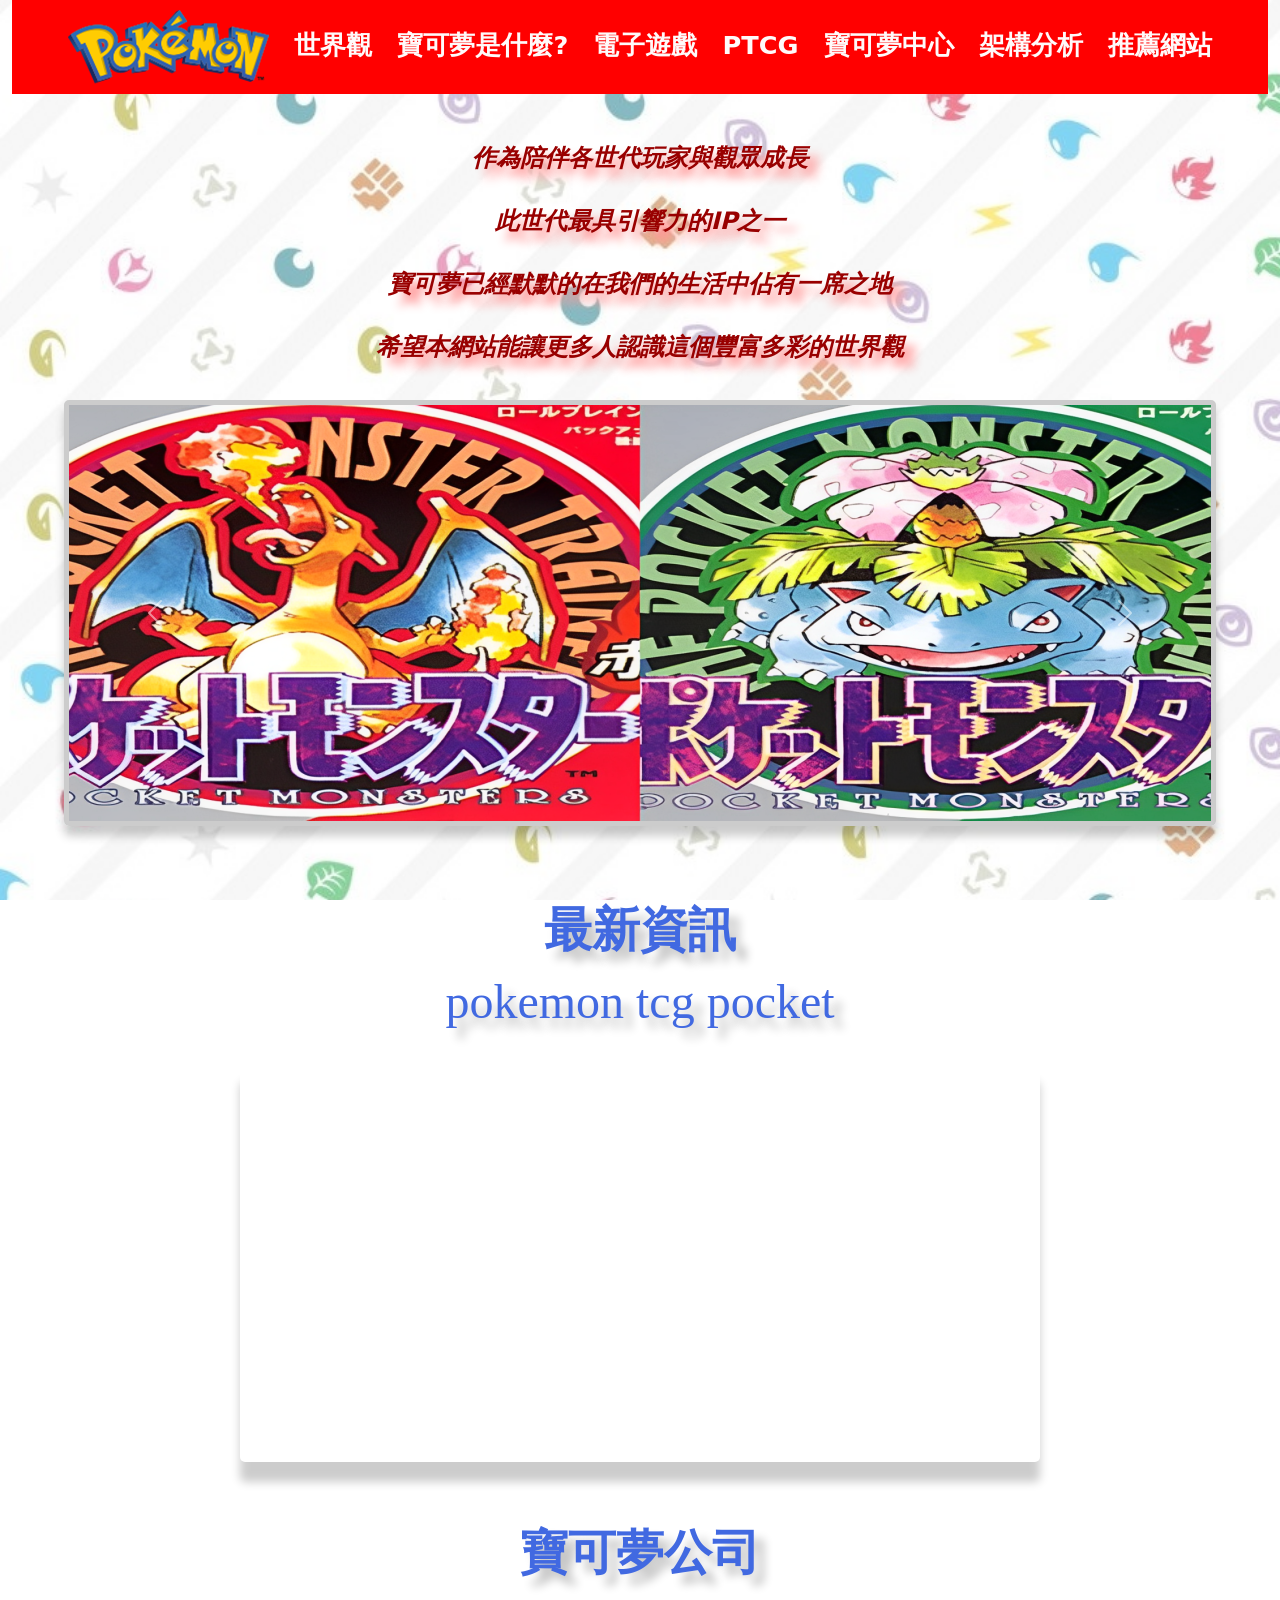
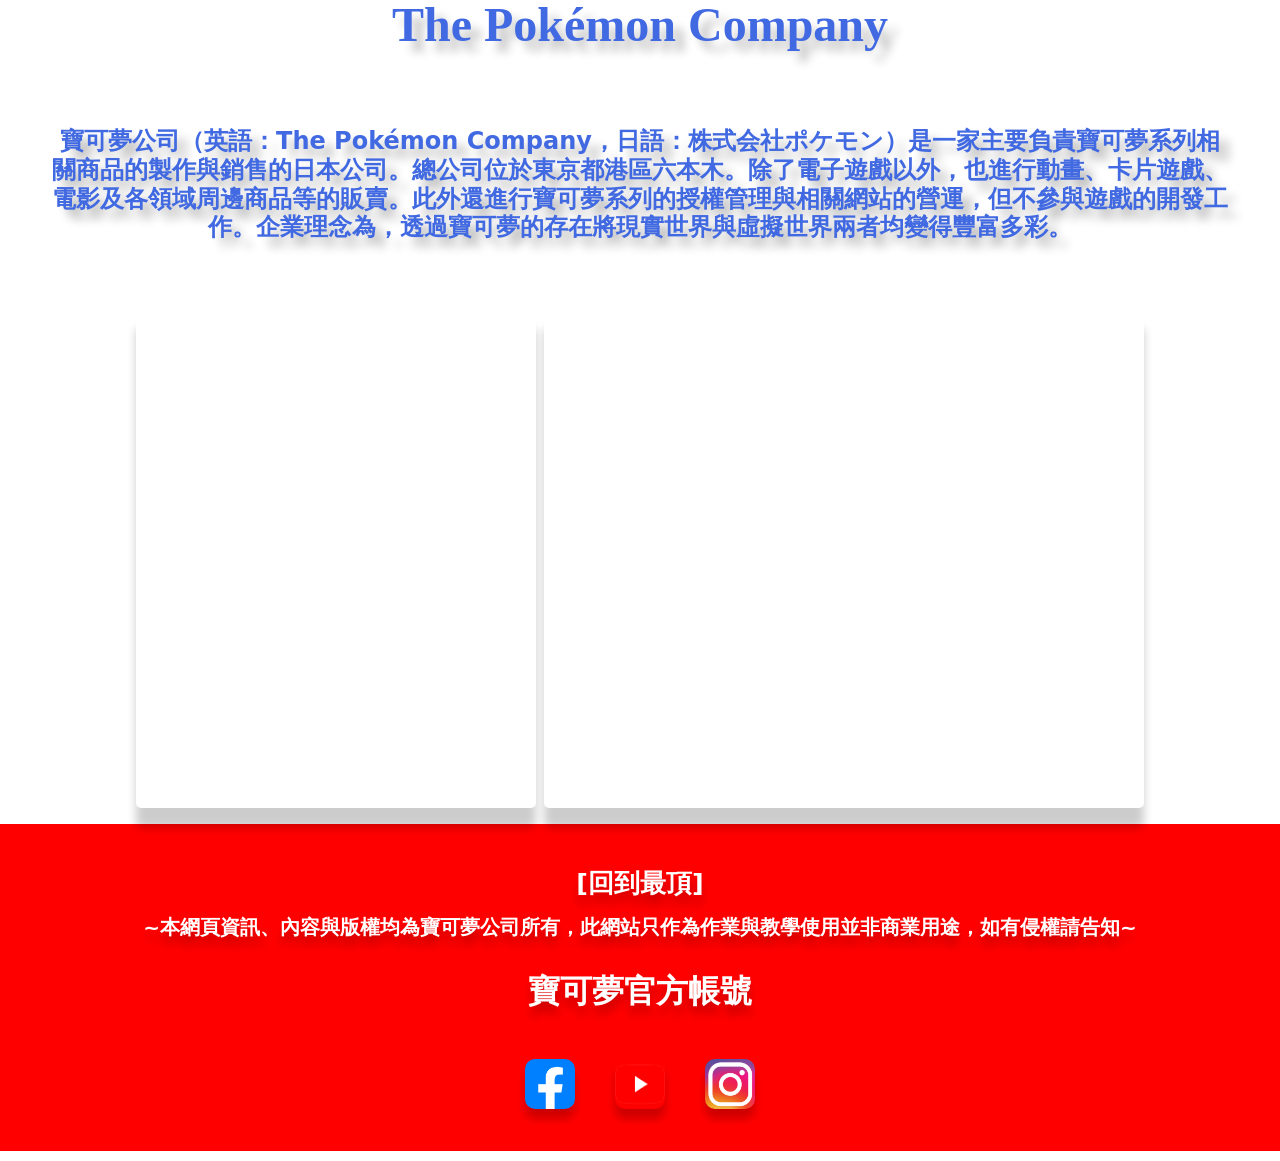
<file: projects/pokemon-course-site/index.html>
<!doctype html>
<html>
 <head>
    <meta charset="utf-8" />
    <title>寶可夢系列介紹</title>
	<link rel="preconnect" href="https://fonts.googleapis.com">
    <link rel="preconnect" href="https://fonts.gstatic.com" crossorigin>
    <link href="https://fonts.googleapis.com/css2?family=DotGothic16&family=Kosugi+Maru&family=Zen+Kurenaido&display=swap" rel="stylesheet">
	
   <link rel="stylesheet" type="text/css" href="index.css">
   <link href="https://cdn.jsdelivr.net/npm/bootstrap@5.3.0-alpha1/dist/css/bootstrap.min.css" rel="stylesheet">
<script src="https://cdn.jsdelivr.net/npm/bootstrap@5.3.0-alpha1/dist/js/bootstrap.bundle.min.js"></script>

 </head>

 <body>
    <header class="main-header">
        <div class="container">
            <nav>
                <ul class="flex-nav" data-bs-toggle="collapse">
                    <li><a href="index.html"><img src="image/logo.png" alt="logo" title="logo" style="width:100%;" class="logo"></a></li>
                    <li><a href="world.html"><b>世界觀</b></a></li>
                    <li><a href="what.html"><b>寶可夢是什麼?</b></a></li>
                    <li><a href="game.html"><b>電子遊戲</b></a></li>
                    <li><a href="ptcg.html"><b>PTCG</b></a></li>
                    <li><a href="center.html"><b>寶可夢中心</b></a></li>
                    <li><a href="information.html"><b>架構分析</b></a></li>
                    <li><a href="web.html"><b>推薦網站</b></a></li>
                </ul>
            </nav>
        </div>
    </header>
	<br>
    <center>
        <p><font size="5"><b><em>作為陪伴各世代玩家與觀眾成長<br>此世代最具引響力的IP之一<br>寶可夢已經默默的在我們的生活中佔有一席之地<br>希望本網站能讓更多人認識這個豐富多彩的世界觀</em></b></font></p>
    </center>
	
 <div id="myCarousel" class="carousel slide" data-bs-ride="carousel">
  <div class="carousel-inner">
    <div class="carousel-item active">
      <img src="image/redgreen.png" class="d-block w-100" alt="紅/綠">
    </div>
    <div class="carousel-item">
      <img src="image/newcard.jpg" class="d-block w-100" alt="太晶慶典">
    </div>
    <div class="carousel-item">
      <img src="image/parner.jpg" class="d-block w-100" alt="御三家">
    </div>
	<div class="carousel-item">
      <img src="image/center.jpg" class="d-block w-100" alt="寶可夢中心">
    </div>
	<div class="carousel-item">
      <img src="image/pokemontcg.jpg" class="d-block w-100" alt="PTCG">
    </div>
  </div>
  <button class="carousel-control-prev" type="button" data-bs-target="#myCarousel" data-bs-slide="prev">
    <span class="carousel-control-prev-icon" aria-hidden="true"></span>
    <span class="visually-hidden">Previous</span>
  </button>
  <button class="carousel-control-next" type="button" data-bs-target="#myCarousel" data-bs-slide="next">
    <span class="carousel-control-next-icon" aria-hidden="true"></span>
    <span class="visually-hidden">Next</span>
  </button>
</div>
<br><br>
<center>
<font size="25px" class="shippori-antique-b1-regular"><b>最新資訊</b><br>
pokemon tcg pocket</font></center><br>
<center><iframe width="800" height="400" src="https://www.youtube-nocookie.com/embed/NFrnLi7ZCbc?si=lXshB6F0IyDl-Oep" title="YouTube video player" frameborder="1" allow="accelerometer; autoplay; clipboard-write; encrypted-media; gyroscope; picture-in-picture; web-share" referrerpolicy="strict-origin-when-cross-origin" allowfullscreen></iframe>
</center>
<br>
<br>
<center>
<font size="25px" class="shippori-antique-b1-regular"><b>寶可夢公司<br>The Pokémon Company</font></center>
<center><p><h4><font color="RoyalBlue"><b>寶可夢公司（英語：The Pokémon Company，日語：株式会社ポケモン）是一家主要負責寶可夢系列相關商品的製作與銷售的日本公司。總公司位於東京都港區六本木。除了電子遊戲以外，也進行動畫、卡片遊戲、電影及各領域周邊商品等的販賣。此外還進行寶可夢系列的授權管理與相關網站的營運，但不參與遊戲的開發工作。企業理念為，透過寶可夢的存在將現實世界與虛擬世界兩者均變得豐富多彩。<font></h4></p>
<h3><iframe src="https://www.google.com/maps/embed?pb=!1m18!1m12!1m3!1d3241.660438936974!2d139.7291894!3d35.660736799999995!2m3!1f0!2f0!3f0!3m2!1i1024!2i768!4f13.1!3m3!1m2!1s0x6018eaf5cd33dde1%3A0x53dc97121c168887!2sPok%C3%A9mon%20Company!5e0!3m2!1szh-TW!2stw!4v1734812311635!5m2!1szh-TW!2stw" class="googlem" width="400" height="500" style="border:0;" allowfullscreen="1" loading="lazy" referrerpolicy="no-referrer-when-downgrade" frameborder="2"></iframe>
<iframe src="https://corporate.pokemon.co.jp/" frameborder="1" width="600" height="500"></iframe></h3></center>


<footer class="footer">
<nav><center><br><b><a href="#top">[回到最頂]</a><br>
<b>~本網頁資訊、內容與版權均為寶可夢公司所有，此網站只作為作業與教學使用並非商業用途，如有侵權請告知~<br><br>
<h2><b>寶可夢官方帳號<h2><br>
<a href="https://www.facebook.com/Pokemon.Official.Taiwan/"><img src="image/icon1.png" class="icon" alt="fb" border="2"></a>
<a href="https://www.youtube.com/channel/UCUsB9KTwSGgPlIARzdaKb_Q"><img src="image/icon2.png" class="icon" alt="YouTube" border="2"></a>
<a href="https://www.instagram.com/pokemon_taiwan/?igshid=MzRlODBiNWFlZA%3D%3D"><img src="image/icon3.png" class="icon" alt="ig" border="2"></a>

</center><br>
</nav>
</footer>

</body>
</html>
</file>
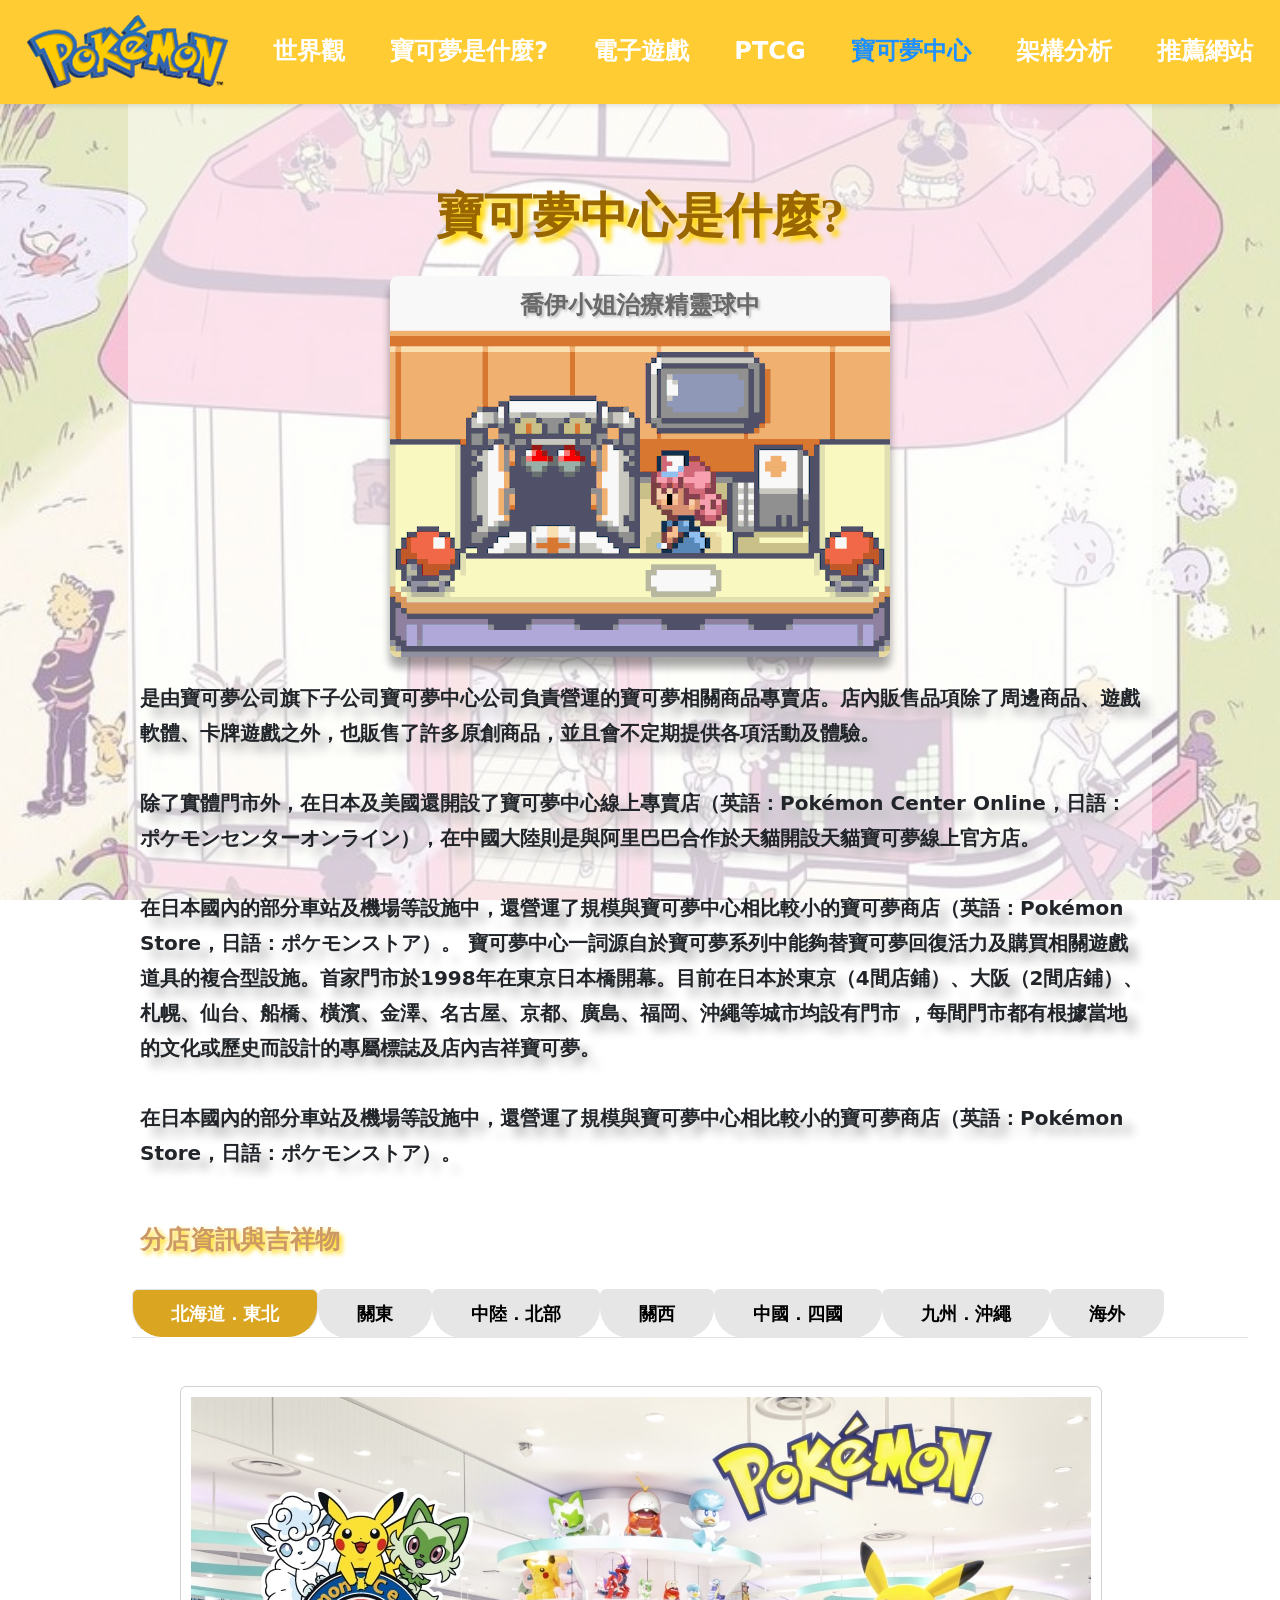
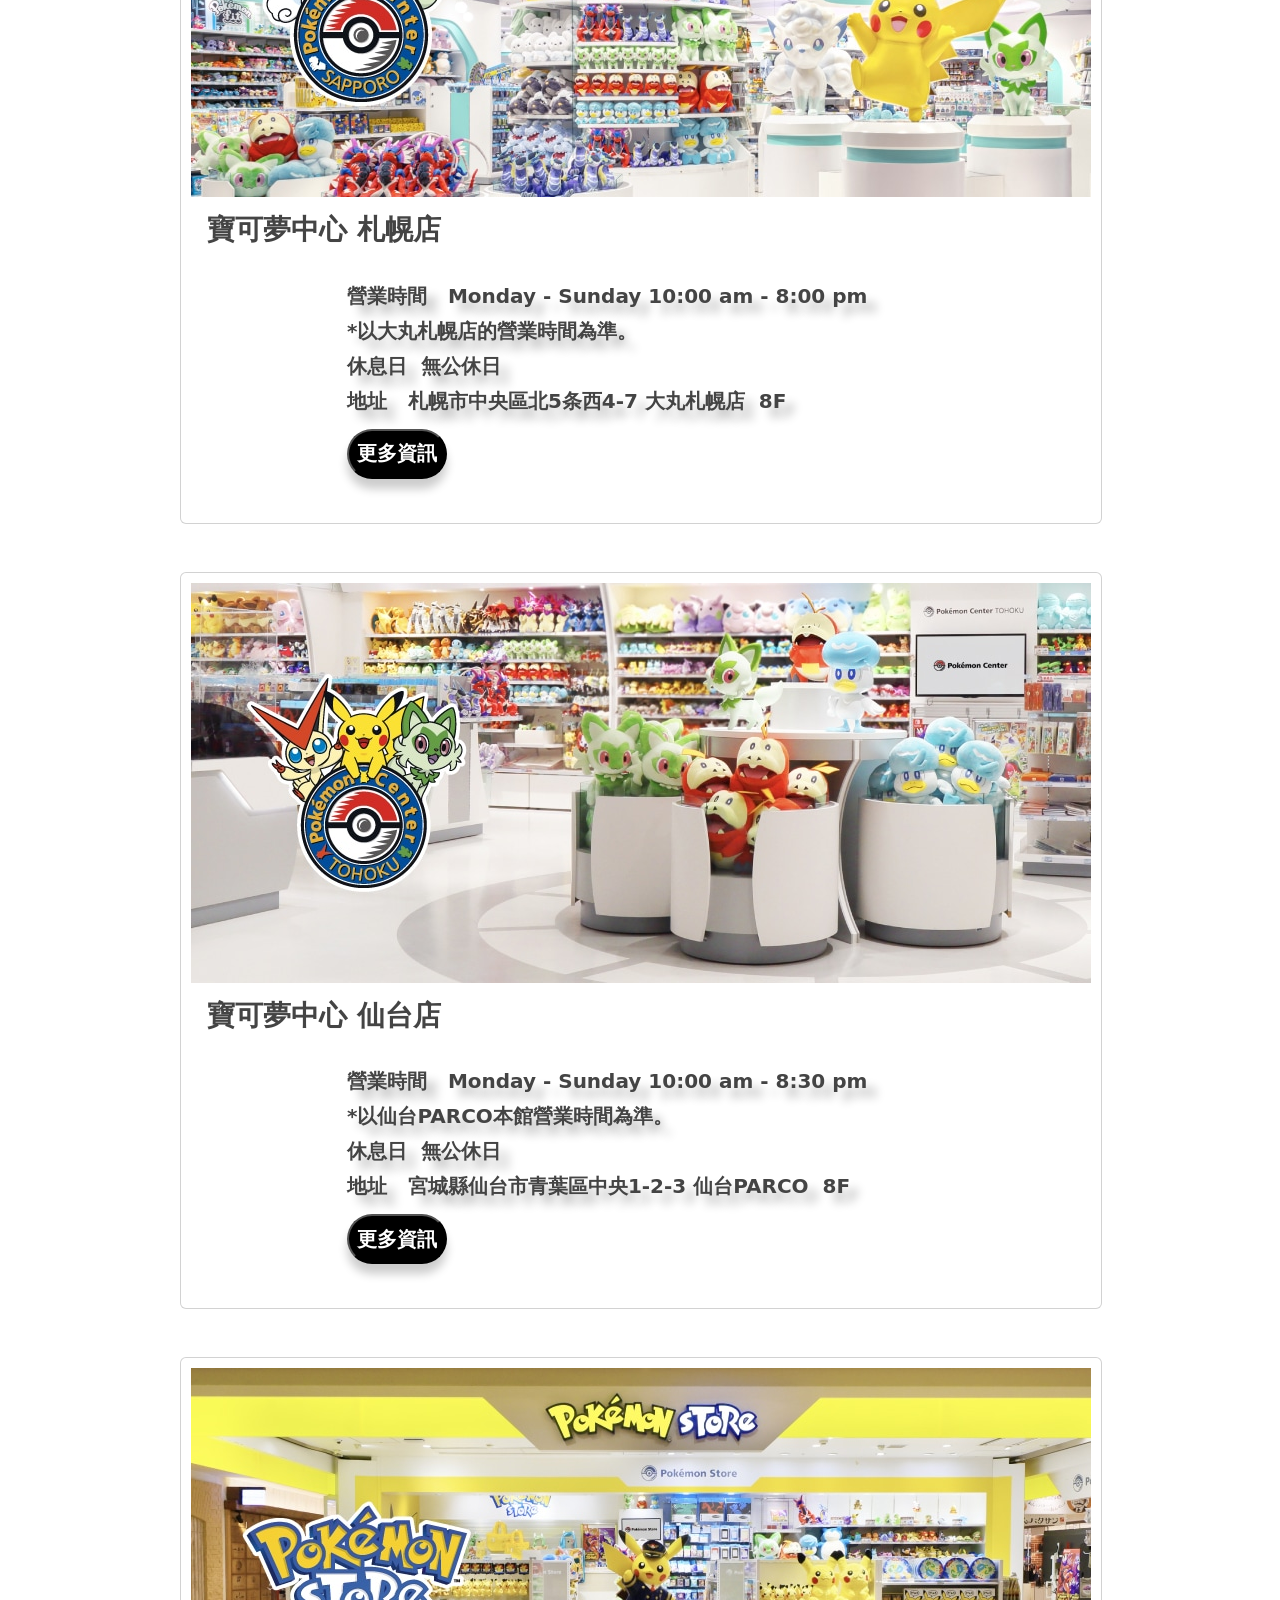
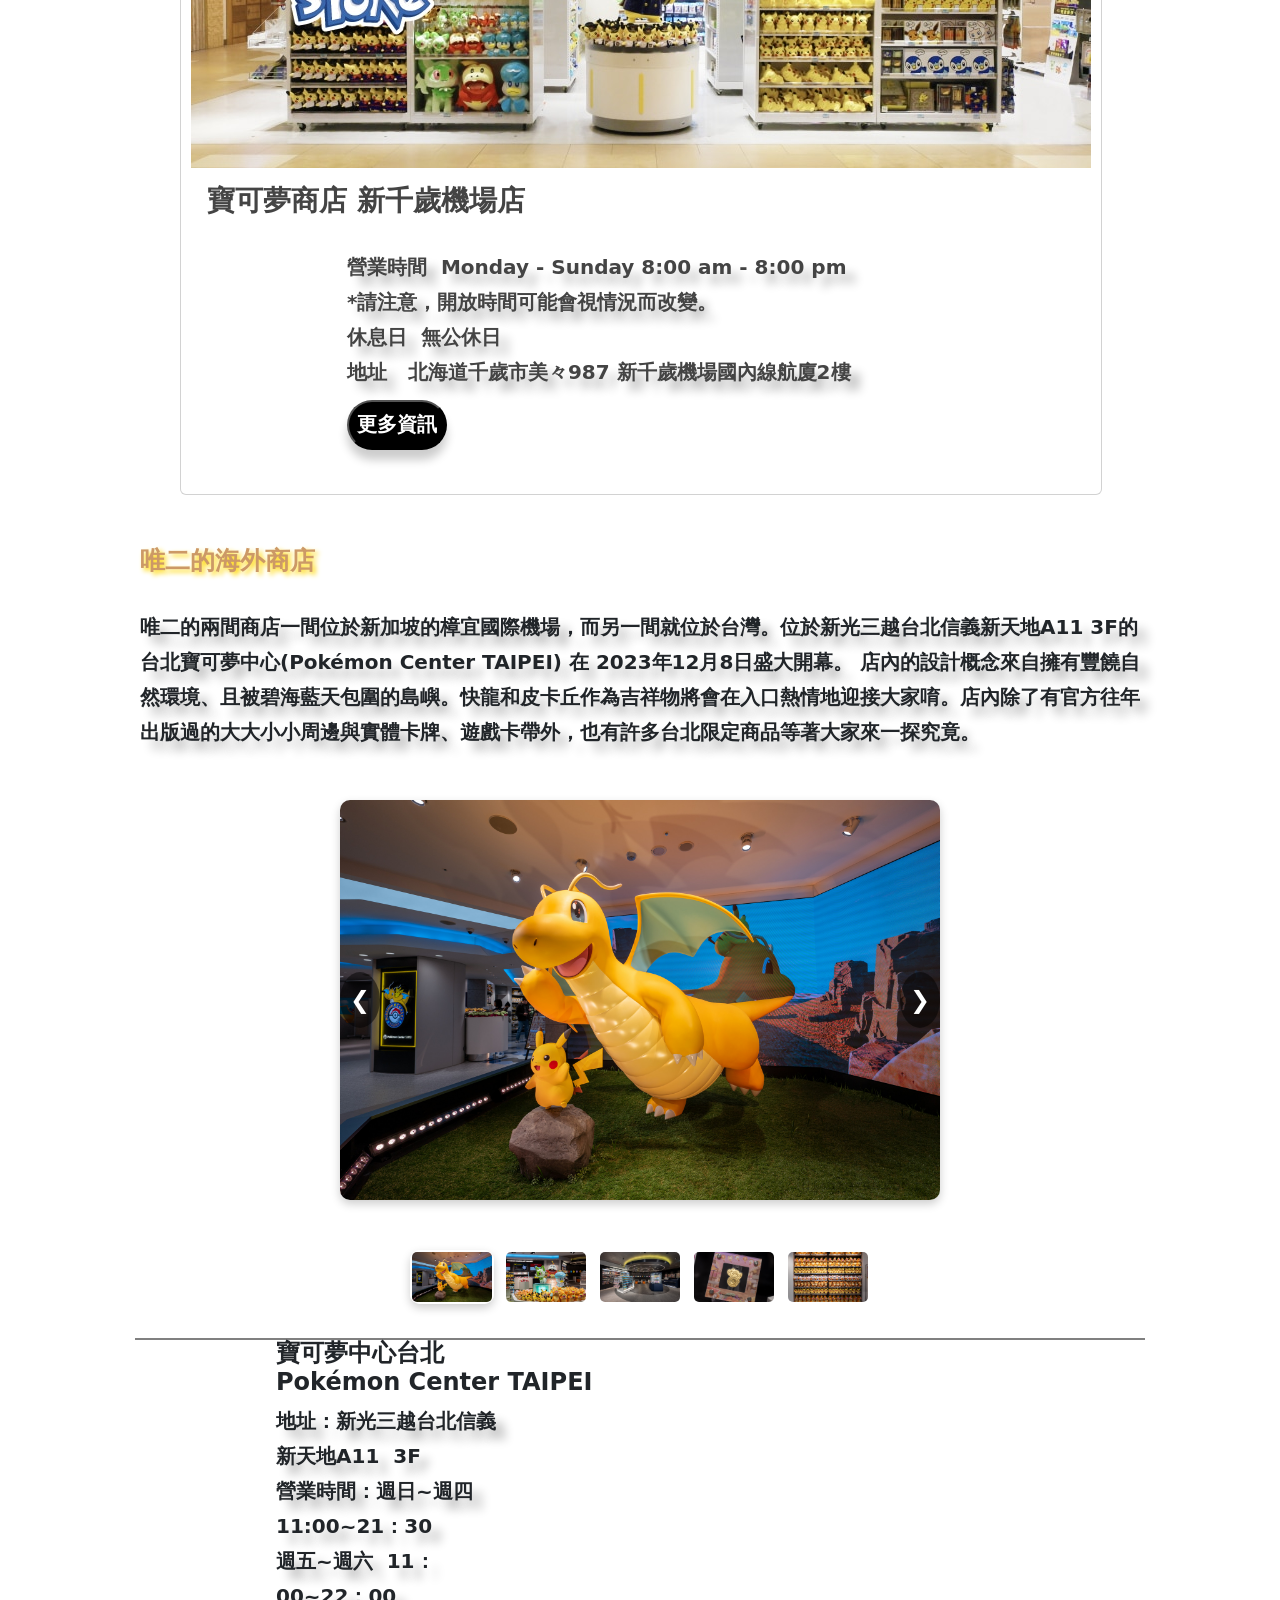
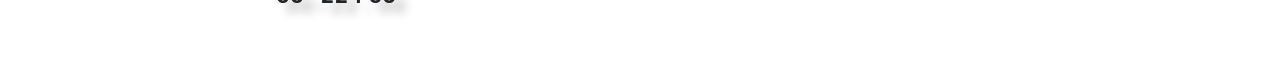
<file: projects/pokemon-course-site/center.html>
<html>
 <head>
    <meta charset="utf-8" />
    <title>寶可夢中心Pokémon Center</title>
    <link rel="stylesheet" type="text/css" href="center.css">
	<link href="https://cdn.jsdelivr.net/npm/bootstrap@5.3.2/dist/css/bootstrap.min.css" rel="stylesheet" integrity="sha384-T3c6CoIi6uLrA9TneNEoa7RxnatzjcDSCmG1MXxSR1GAsXEV/Dwwykc2MPK8M2HN" crossorigin="anonymous">
    <script src="https://cdn.jsdelivr.net/npm/bootstrap@5.3.2/dist/js/bootstrap.bundle.min.js" integrity="sha384-C6RzsynM9kWDrMNeT87bh95OGNyZPhcTNXj1NW7RuBCsyN/o0jlpcV8Qyq46cDfL" crossorigin="anonymous"></script>
	<link rel="preconnect" href="https://fonts.googleapis.com">
<script>
        document.addEventListener("DOMContentLoaded", function () {
            const track = document.querySelector('.carousel-track');
            const slides = Array.from(track.children);
            const nextButton = document.querySelector('.next');
            const prevButton = document.querySelector('.prev');
            const thumbnails = document.querySelectorAll('.thumbnail');

            let currentIndex = 0;

            function moveSlide(index) {
                track.style.transform = `translateX(-${index * 100}%)`;
                currentIndex = index;
                updateThumbnails(index);
            }

            function updateThumbnails(index) {
                thumbnails.forEach((thumbnail, i) => {
                    if (i === index) {
                        thumbnail.classList.add('active');
                    } else {
                        thumbnail.classList.remove('active');
                    }
                });
            }

            nextButton.addEventListener('click', () => {
                if (currentIndex < slides.length - 1) {
                    moveSlide(currentIndex + 1);
                }
            });

            prevButton.addEventListener('click', () => {
                if (currentIndex > 0) {
                    moveSlide(currentIndex - 1);
                }
            });

            thumbnails.forEach((thumbnail, index) => {
    thumbnail.addEventListener('click', () => {
        moveSlide(index); 
    });
});


            
            updateThumbnails(currentIndex);
        });
</script>

	</head>
	
   <body>
  <header>
    <header class="main-header">
        <div class="container">
            <nav>
                <ul class="flex-nav">
                    <li><a href="index.html"><img src="image/logo.png" alt="logo" title="logo" style="width:100%;" class="logo"></a></li>
                    <li><a href="world.html"><b>世界觀</b></a></li>
                    <li><a href="what.html"><b>寶可夢是什麼?</b></a></li>
                    <li><a href="game.html"><b>電子遊戲</b></a></li>
                    <li><a href="ptcg.html"><b>PTCG</b></a></li>
                    <li><a href="center.html"><b><font color="DodgerBlue" class="now">寶可夢中心</font></b></a></li>
                    <li><a href="information.html"><b>架構分析</b></a></li>
                    <li><a href="web.html"><b>推薦網站</b></a></li>
                </ul>
            </nav>
        </div>
    </header>
   <center>
    <font class="shippori-antique-b1-regular" size="7" ><b>寶可夢中心是什麼?</font>
   </center>
  </header>
  <br>
<center>
    <div class="image-container">
      <img src="image/center.gif" alt="GIF-Image" class="GIF-Image">
      <div class="overlay-text">喬伊小姐治療精靈球中</div>
    </div>
  </center>
  <br>
    <p><b>是由寶可夢公司旗下子公司寶可夢中心公司負責營運的寶可夢相關商品專賣店。店內販售品項除了周邊商品、遊戲軟體、卡牌遊戲之外，也販售了許多原創商品，並且會不定期提供各項活動及體驗。<br><br>

除了實體門市外，在日本及美國還開設了寶可夢中心線上專賣店（英語：Pokémon Center Online，日語：ポケモンセンターオンライン），在中國大陸則是與阿里巴巴合作於天貓開設天貓寶可夢線上官方店。<br><br>
在日本國內的部分車站及機場等設施中，還營運了規模與寶可夢中心相比較小的寶可夢商店（英語：Pokémon Store，日語：ポケモンストア）。
寶可夢中心一詞源自於寶可夢系列中能夠替寶可夢回復活力及購買相關遊戲道具的複合型設施。首家門市於1998年在東京日本橋開幕。目前在日本於東京（4間店鋪）、大阪（2間店鋪）、札幌、仙台、船橋、橫濱、金澤、名古屋、京都、廣島、福岡、沖繩等城市均設有門市 ，每間門市都有根據當地的文化或歷史而設計的專屬標誌及店內吉祥寶可夢。<br><br>
在日本國內的部分車站及機場等設施中，還營運了規模與寶可夢中心相比較小的寶可夢商店（英語：Pokémon Store，日語：ポケモンストア）。<br><br>
</b></p>

<h4 class="tit"><b>分店資訊與吉祥物
</h4>
<br>
<div class="nav-tab">
    <div class="container">
      <ul class="nav nav-tabs" id="myTab">
        <li class="nav-item"><a class="nav-link active" data-bs-toggle="tab" href="#tab1">北海道．東北</a></li>
        <li class="nav-item"><a class="nav-link" data-bs-toggle="tab" href="#tab2">關東</a></li>
        <li class="nav-item"><a class="nav-link" data-bs-toggle="tab" href="#tab3">中陸．北部</a></li>
        <li class="nav-item"><a class="nav-link" data-bs-toggle="tab" href="#tab4">關西</a></li>
        <li class="nav-item"><a class="nav-link" data-bs-toggle="tab" href="#tab5">中國．四國</a></li>
        <li class="nav-item"><a class="nav-link" data-bs-toggle="tab" href="#tab6">九州．沖繩</a></li>
		<li class="nav-item"><a class="nav-link" data-bs-toggle="tab" href="#tab7">海外</a></li>
      </ul>
      
      
        <div class="tab-content" id="myTabContent">
          <div class="tab-pane fade show active" id="tab1">
		  <div class="row px-5 pt-5"> 
  <div class="col-11 d-flex align-items-stretch">
    <div class="card">
	  <div class="pic">
	    <img src="image/cf1.jpg">
	  </div>
	  <div class="card-body">
        <h3 class="title">
        <b>寶可夢中心&nbsp札幌店</b>
        </h3>
      </div>
  <div class="card-footer">
    <p class="text">
      
營業時間&nbsp&nbsp Monday - Sunday 10:00 am - 8:00 pm<br>
*以大丸札幌店的營業時間為準。<br>
休息日&nbsp&nbsp無公休日<br>
地址&nbsp&nbsp
札幌市中央區北5条西4-7
大丸札幌店&nbsp 8F<br>
<input type="button" class="button" onclick="location.href='https://www.pokemon.co.jp/shop/pokecen/sapporo/';" value="更多資訊"/>  
	</p>
  </div>
     </div>
   </div>
</div>
<div class="row px-5 pt-5"> 
  <div class="col-11 d-flex align-items-stretch">
    <div class="card">
	  <div class="pic">
	    <img src="image/cf2.jpg">
	  </div>
	  <div class="card-body">
        <h3 class="title">
        <b>寶可夢中心&nbsp仙台店</b>
        </h3>
      </div>
  <div class="card-footer">
    <p class="text">
  營業時間&nbsp&nbsp Monday - Sunday 10:00 am - 8:30 pm<br>
*以仙台PARCO本館營業時間為準。<br>
休息日&nbsp&nbsp無公休日<br>
地址&nbsp&nbsp	
宮城縣仙台市青葉區中央1-2-3
仙台PARCO&nbsp 8F<br>
<input type="button" class="button" onclick="location.href='https://www.pokemon.co.jp/shop/tc/pokecen/tohoku/';" value="更多資訊"/>  
	</p>
  </div>
     </div>
   </div>
</div>
<div class="row px-5 pt-5"> 
  <div class="col-11 d-flex align-items-stretch">
    <div class="card">
	  <div class="pic">
	    <img src="image/cf3.jpg">
	  </div>
	  <div class="card-body">
        <h3 class="title">
        <b>寶可夢商店&nbsp新千歲機場店</b>
        </h3>
      </div>
  <div class="card-footer">
    <p class="text">   
營業時間&nbsp Monday - Sunday 8:00 am - 8:00 pm<br>
*請注意，開放時間可能會視情況而改變。<br>
休息日&nbsp&nbsp無公休日<br>
地址&nbsp&nbsp
北海道千歲市美々987
新千歲機場國內線航廈2樓<br>
<input type="button" class="button" onclick="location.href='https://www.pokemon.co.jp/shop/tc/store/new-chitose-airport/';" value="更多資訊"/>  
	</p>
  </div>
     </div>
   </div>
</div>
         </div>
          <div class="tab-pane fade" id="tab2">
           <div class="row px-5 pt-5"> 
  <div class="col-11 d-flex align-items-stretch">
    <div class="card">
	  <div class="pic">
	    <img src="image/cf4.jpg">
	  </div>
	  <div class="card-body">
        <h3 class="title">
        <b>寶可夢中心&nbsp日本橋店</b>
        </h3>
      </div>
  <div class="card-footer">
      <p class="text">   
營業時間&nbsp Monday - Sunday 10:30 am - 9:00 pm<br>
*Pokémon&nbsp Cafe（營業時間）上午10:30 - 下午10:00<br>
休息日&nbsp&nbsp無公休日<br>
地址&nbsp&nbsp
東京都中央區日本橋二丁目11番2號&nbsp日本橋高島屋Ｓ.Ｃ.東館&nbsp5F<br>
<input type="button" class="button" onclick="location.href='https://www.pokemon.co.jp/shop/tc/pokecen/tokyodx/';" value="更多資訊"/>  
	</p>
  </div>
     </div>
   </div>
</div>
<div class="row px-5 pt-5"> 
  <div class="col-11 d-flex align-items-stretch">
    <div class="card">
	  <div class="pic">
	    <img src="image/cf5.jpg">
	  </div>
	  <div class="card-body">
        <h3 class="title">
       <b>寶可夢中心&nbsp池袋店</b>
        </h3>
      </div>
  <div class="card-footer">
    <p class="text">   
營業時間&nbsp Monday - Sunday 10:00 am - 8:00 pm<br>
*以太陽城專門店街alpa的營業時間為準。<br>
休息日&nbsp&nbsp無公休日<br>
地址&nbsp&nbsp
東京都豐島區東池袋3-1-2
太陽城專門店街alpa&nbsp 2F<br>
<input type="button" class="button" onclick="location.href='https://www.pokemon.co.jp/shop/pokecen/megatokyo/';" value="更多資訊"/>  
	</p>
  </div>
     </div>
   </div>
</div>
<div class="row px-5 pt-5"> 
  <div class="col-11 d-flex align-items-stretch">
    <div class="card">
	  <div class="pic">
	    <img src="image/cf6.jpg">
	  </div>
	  <div class="card-body">
        <h3 class="title">
        <b>寶可夢中心&nbsp澀谷店</b>
        </h3>
      </div>
  <div class="card-footer">
    <p class="text">   
營業時間&nbsp	Monday - Sunday 10:00 am - 9:00 pm<br>
*以澀谷PARCO營業時間為準。<br>
休息日&nbsp&nbsp無公休日<br>
地址	&nbsp&nbsp
東京都澀谷區宇田川町15番1號澀谷PARCO6樓<br>
<input type="button" class="button" onclick="location.href='https://www.pokemon.co.jp/shop/tc/pokecen/shibuya/';" value="更多資訊"/>  
	</p>
  </div>
     </div>
   </div>
</div>
<div class="row px-5 pt-5"> 
  <div class="col-11 d-flex align-items-stretch">
    <div class="card">
	  <div class="pic">
	    <img src="image/cf7.jpg">
	  </div>
	  <div class="card-body">
        <h3 class="title">
        <b>寶可夢中心&nbsp晴空塔店</b>
        </h3>
      </div>
  <div class="card-footer">
    <p class="text">   
營業時間&nbsp	Monday - Sunday 10:00 am - 9:00 pm<br>
*以澀谷PARCO營業時間為準。<br>
休息日&nbsp&nbsp無公休日<br>
地址	&nbsp&nbsp
東京都澀谷區宇田川町15番1號澀谷PARCO6樓<br>
<input type="button" class="button" onclick="location.href='https://www.pokemon.co.jp/shop/tc/pokecen/skytreetown/';" value="更多資訊"/>  
	</p>
  </div>
     </div>
   </div>
</div>
  <div class="row px-5 pt-5"> 
    <div class="col-11 d-flex align-items-stretch">
      <div class="card">
        <div class="pic">
          <img src="image/cf8.jpg">
        </div>
        <div class="card-body">
          <h3 class="title">
            <b>寶可夢中心&nbsp東京灣店</b>
          </h3>
        </div>
        <div class="card-footer">
          <p class="text">
		  營業時間&nbsp Monday - Friday 10:00 am - 8:00 pm, Saturday, Sunday 10:00 am - 9:00 pm<br>
		  *以三井購物園區 LaLaport TOKYO-BAY的營業時間為準。<br>
		  休息日&nbsp&nbsp無公休日<br>
		  地址&nbsp&nbsp
		  千葉縣船橋市濱町2-1-1
		  三井購物園區&nbsp LaLaport&nbsp TOKYO-BAY&nbsp 西館2F<br>
            <input type="button" class="button" onclick="location.href='https://www.pokemon.co.jp/shop/pokecen/tokyobay/';" value="更多資訊"/>  
          </p>
        </div>
      </div>
    </div>
  </div>
    <div class="row px-5 pt-5"> 
    <div class="col-11 d-flex align-items-stretch">
      <div class="card">
        <div class="pic">
          <img src="image/cf9.jpg">
        </div>
        <div class="card-body">
          <h3 class="title">
            <b>寶可夢中心&nbsp橫濱店</b>
          </h3>
        </div>
        <div class="card-footer">
          <p class="text">
		  營業時間&nbsp	Monday - Sunday 10:30 am - 8:30 pm<br>
		  *以丸井橫濱的營業時間為準。<br>
		  休息日&nbsp&nbsp無公休日<br>
		  地址&nbsp&nbsp	
		  橫濱市西區高島2-19-12&nbsp MARUI&nbsp CITY橫濱8F<br>
            <input type="button" class="button" onclick="location.href='https://www.pokemon.co.jp/shop/pokecen/yokohama/';" value="更多資訊"/>  
          </p>
        </div>
      </div>
    </div>
  </div>
   <div class="row px-5 pt-5"> 
    <div class="col-11 d-flex align-items-stretch">
      <div class="card">
        <div class="pic">
          <img src="image/cf10.jpg">
        </div>
        <div class="card-body">
          <h3 class="title">
            <b>寶可夢商店&nbsp東京車站店</b>
          </h3>
        </div>
        <div class="card-footer">
          <p class="text">
		  營業時間&nbsp	Monday - Sunday 10:00 am - 8:30 pm
		  *以東京站一番街營業時間為準。
		  休息日&nbsp&nbsp無公休日
		  地址&nbsp&nbsp	
		  東京都千代田區丸之内1-9-1東京車站一番街1F<br>
            <input type="button" class="button" onclick="location.href='https://www.pokemon.co.jp/shop/store/tokyo/';" value="更多資訊"/>  
          </p>
        </div>
      </div>
    </div>
  </div>
     <div class="row px-5 pt-5"> 
    <div class="col-11 d-flex align-items-stretch">
      <div class="card">
        <div class="pic">
          <img src="image/cf11.jpg">
        </div>
        <div class="card-body">
          <h3 class="title">
            <b>寶可夢商店&nbsp木更津店</b>
          </h3>
        </div>
        <div class="card-footer">
          <p class="text">
		  營業時間&nbsp週一至週日 10:00 - 20:00<br>
		  *與三井奧特萊斯購物城木更津營業時間相同。<br>
		  休息日&nbsp&nbsp無假日<br>
		  地點&nbsp&nbsp	
		  三井奧特萊斯購物城 千葉縣木更津市金田東 3-1-1 木更津 2150 區 <br>
            <input type="button" class="button" onclick="location.href='https://www.pokemon.co.jp/shop/store/kisarazu/';" value="更多資訊"/>  
          </p>
        </div>
      </div>
    </div>
  </div>
  <div class="row px-5 pt-5"> 
    <div class="col-11 d-flex align-items-stretch">
      <div class="card">
        <div class="pic">
          <img src="image/cf12.jpg">
        </div>
        <div class="card-body">
          <h3 class="title">
            <b>寶可夢商店&nbspt成田機場店</b>
          </h3>
        </div>
        <div class="card-footer">
          <p class="text">
		  營業時間&nbspt Monday - Sunday 8:00 am - 8:00 pm<br>
		  *有關年終及新年假期的開放時間及假期，請留意 "Pokémon Center Staff Voice"。<br>
		  休息日&nbspt&nbspt無公休日<br>
		  地址&nbspt&nbspt
		  千葉縣成田市成田国際機場內
		  第二候機樓本館4樓<br>
            <input type="button" class="button" onclick="location.href='https://www.pokemon.co.jp/shop/store/narita-airport/';" value="更多資訊"/>  
          </p>
        </div>
      </div>
    </div>
  </div>
</div>
<div class="tab-pane fade" id="tab3">
  <div class="row px-5 pt-5"> 
    <div class="col-11 d-flex align-items-stretch">
      <div class="card">
        <div class="pic">
          <img src="image/cf13.jpg">
        </div>
        <div class="card-body">
          <h3 class="title">
            <b>寶可夢中心&nbsp名古屋店</b>
          </h3>
        </div>
        <div class="card-footer">
          <p class="text">
		  營業時間&nbsp Monday - Sunday 10:00 am - 9:00 pm<br>
		  *以名古屋PARCO營業時間為準。<br>
		  休息日&nbsp&nbsp無公休日<br>
		  地址&nbsp&nbsp
		  愛知縣名古屋市中區榮3丁目29番1號名古屋PARCO&nbsp東館2樓<br>
            <input type="button" class="button" onclick="location.href='https://www.pokemon.co.jp/shop/tc/pokecen/nagoya/';" value="更多資訊"/>  
          </p>
        </div>
      </div>
    </div>
  </div>
  <div class="row px-5 pt-5"> 
    <div class="col-11 d-flex align-items-stretch">
      <div class="card">
        <div class="pic">
          <img src="image/cf14.jpg">
        </div>
        <div class="card-body">
          <h3 class="title">
            <b>寶可夢中心&nbsp金澤店</b>
          </h3>
        </div>
        <div class="card-footer">
          <p class="text">
		  營業時間&nbsp Monday - Sunday 10:00 am - 8:00 pm<br>
		  *以金澤FORUS的營業時間為準。<br>
		  休息日&nbsp&nbsp無公休日<br>
		  地址&nbsp&nbsp
		  石川县金泽市堀川新町3-1金泽FORUS&nbsp 5F<br>
            <input type="button" class="button" onclick="location.href='https://www.pokemon.co.jp/shop/tc/pokecen/kanazawa/';" value="更多資訊"/>  
          </p>
        </div>
      </div>
    </div>
  </div>
  <div class="row px-5 pt-5"> 
    <div class="col-11 d-flex align-items-stretch">
      <div class="card">
        <div class="pic">
          <img src="image/cf15.jpg">
        </div>
        <div class="card-body">
          <h3 class="title">
            <b>寶可夢商店&nbsp御殿場店</b>
          </h3>
        </div>
        <div class="card-footer">
          <p class="text">
		 營業時間	&nbsp Monday - Sunday 10:00 am - 8:00 pm<br>
		 *將依照GOTEMBA&nbsp PREMIUM&nbsp OUTLETS之規定營業。
		 休息日&nbsp&nbsp年休1次，2月第3個星期四<br>
		 地址&nbsp&nbsp	
		 静岡縣御殿場市深澤1312
		 GOTEMBA&nbsp PREMIUM&nbsp OUTLETS內 2630區<br>
            <input type="button" class="button" onclick="location.href='https://www.pokemon.co.jp/shop/tc/store/gotemba/';" value="更多資訊"/>  
          </p>
        </div>
      </div>
    </div>
  </div>
</div>
	 <div class="tab-pane fade" id="tab4">
   <div class="row px-5 pt-5"> 
    <div class="col-11 d-flex align-items-stretch">
      <div class="card">
        <div class="pic">
          <img src="image/cf16.jpg">
        </div>
        <div class="card-body">
          <h3 class="title">
            <b>寶可夢中心&nbsp京都店</b>
          </h3>
        </div>
        <div class="card-footer">
          <p class="text">
		營業時間&nbsp Monday - Sunday 10:00 am - 8:00 pm<br>
		*以京都經濟中心 SUINA室町的營業時間為準。<br>
		休息日&nbsp&nbsp無公休日<br>
		地址&nbsp&nbsp
		京都府京都市下京區四條通室町東入函谷鉾町78號京都經濟中心&nbsp SUINA室町&nbsp 2F<br>
            <input type="button" class="button" onclick="location.href='https://www.pokemon.co.jp/shop/tc/pokecen/kyoto/';" value="更多資訊"/>  
          </p>
        </div>
      </div>
    </div>
  </div>  
<div class="row px-5 pt-5"> 
    <div class="col-11 d-flex align-items-stretch">
      <div class="card">
        <div class="pic">
          <img src="image/cf17.jpg">
        </div>
        <div class="card-body">
          <h3 class="title">
            <b>寶可夢中心&nbsp大阪店</b>
          </h3>
        </div>
        <div class="card-footer">
          <p class="text">
		營業時間&nbsp	Monday - Sunday 10:00 am - 8:00 pm<br>
		*以大丸百貨心齋橋店本館的營業時間為準。<br>
		休息日&nbsp&nbsp無公休日<br>
		地址&nbsp&nbsp
		大阪府大阪市中央區心齋橋筋1-7-1&nbsp DAIMARU&nbsp SHINSAIBASHI&nbsp 本館9樓<br>
            <input type="button" class="button" onclick="location.href='https://www.pokemon.co.jp/shop/tc/pokecen/osakadx/';" value="更多資訊"/>  
          </p>
        </div>
      </div>
    </div>
  </div> 
<div class="row px-5 pt-5"> 
    <div class="col-11 d-flex align-items-stretch">
      <div class="card">
        <div class="pic">
          <img src="image/cf18.jpg">
        </div>
        <div class="card-body">
          <h3 class="title">
            <b>寶可夢中心&nbsp梅田店</b>
          </h3>
        </div>
        <div class="card-footer">
          <p class="text">
		營業時間&nbsp Monday - Sunday 10:00 am - 8:00 pm<br>
		*以大丸梅田店的營業時間為準。<br>
		休息日&nbsp&nbsp無公休日<br>
		地址&nbsp&nbsp
		大阪市北区梅田3-1-1 大丸梅田店 13F<br>
            <input type="button" class="button" onclick="location.href='https://www.pokemon.co.jp/shop/tc/pokecen/osaka/';" value="更多資訊"/>  
          </p>
        </div>
      </div>
    </div>
  </div>          
</div>
 <div class="tab-pane fade" id="tab5">
   <div class="row px-5 pt-5"> 
    <div class="col-11 d-flex align-items-stretch">
      <div class="card">
        <div class="pic">
          <img src="image/cf19.jpg">
        </div>
        <div class="card-body">
          <h3 class="title">
            <b>寶可夢中心&nbsp廣島店</b>
          </h3>
        </div>
        <div class="card-footer">
          <p class="text">
		營業時間&nbsp Monday - Sunday 10:00 am - 7:30 pm<br>
		*以SOGO廣島店的營業時間為準。<br>
		休息日&nbsp&nbsp無公休日<br>
		地址	&nbsp&nbsp
		廣島縣廣島市中區基町6-27
		SOGO廣島店&nbsp本館6樓<br>
            <input type="button" class="button" onclick="location.href='https://www.pokemon.co.jp/shop/tc/pokecen/hiroshima/';" value="更多資訊"/>  
          </p>
        </div>
      </div>
    </div>
  </div>
<div class="row px-5 pt-5"> 
    <div class="col-11 d-flex align-items-stretch">
      <div class="card">
        <div class="pic">
          <img src="image/cf20.jpg">
        </div>
        <div class="card-body">
          <h3 class="title">
            <b>寶可夢商店&nbsp愛媛店</b>
          </h3>
        </div>
        <div class="card-footer">
          <p class="text">
		營業時間&nbsp Monday - Sunday 10:00 am - 9:00 pm<br>
		*以Emifull MASAKI的營業時間為準。<br>
		休息日&nbsp&nbsp無公休日<br>
		地址&nbsp&nbsp
		愛媛縣伊予郡松前町筒井850番　Emifull MASAKI Emi Mall 2樓<br>
            <input type="button" class="button" onclick="location.href='https://www.pokemon.co.jp/shop/tc/store/ehime/';" value="更多資訊"/>  
          </p>
        </div>
      </div>
    </div>
  </div>                     		
</div>  
<div class="tab-pane fade" id="tab6">
<div class="row px-5 pt-5"> 
    <div class="col-11 d-flex align-items-stretch">
      <div class="card">
        <div class="pic">
          <img src="image/cf21.jpg">
        </div>
        <div class="card-body">
          <h3 class="title">
            <b>寶可夢中心&nbsp福岡店</b>
          </h3>
        </div>
        <div class="card-footer">
          <p class="text">
		營業時間&nbsp Monday - Sunday 10:00 am - 8:00 pm<br>
		*以JR博多CITY AMU PLAZA博多的營業時間為準。&nbsp*假期基於週日營業時間。<br>
		休息日&nbsp&nbsp無公休日<br>
		地址&nbsp&nbsp
		福岡縣福岡市博多區博多車站中央街1番1號
		JR博多CITY8F（AMU PLAZA博多內）<br>
            <input type="button" class="button" onclick="location.href='https://www.pokemon.co.jp/shop/tc/store/ehime/';" value="更多資訊"/>  
          </p>
        </div>
      </div>
    </div>
  </div>
<div class="row px-5 pt-5"> 
    <div class="col-11 d-flex align-items-stretch">
      <div class="card">
        <div class="pic">
          <img src="image/cf22.jpg">
        </div>
        <div class="card-body">
          <h3 class="title">
            <b>寶可夢中心&nbsp沖繩店</b>
          </h3>
        </div>
        <div class="card-footer">
          <p class="text">
		營業時間&nbsp Monday - Sunday 10:00 am - 10:00 pm<br>
		*以永旺夢樂城&nbsp沖繩&nbsp來客夢的營業時間為準。<br>
		休息日&nbsp&nbsp無公休日<br>
		地址&nbsp&nbsp
		沖繩縣中頭群北中城村字來客夢1番地
		永旺夢樂城沖繩來客夢1樓<br>
            <input type="button" class="button" onclick="location.href='https://www.pokemon.co.jp/shop/pokecen/okinawa/';" value="更多資訊"/>  
          </p>
        </div>
      </div>
    </div>
  </div>
          </div>
<div class="tab-pane fade" id="tab7">
<div class="row px-5 pt-5"> 
    <div class="col-11 d-flex align-items-stretch">
      <div class="card">
        <div class="pic">
          <img src="image/cf23.jpg">
        </div>
        <div class="card-body">
          <h3 class="title">
            <b>寶可夢中心&nbsp台北店</b>
          </h3>
        </div>
        <div class="card-footer">
          <p class="text">
		營業時間&nbsp	Monday - Thursday, Sunday 11:00 am - 9:30 pm, Friday, Saturday 11:00 am - 10:00 pm<br>
		*以新光三越的營業時間為準。<br>
		休息日&nbsp&nbsp無公休日<br>
		地址&nbsp&nbsp新光三越台北信義新天地A11&nbsp 3F&nbsp (110台北市信義区松壽路11號​）<br>
            <input type="button" class="button" onclick="location.href='https://www.pokemon.co.jp/shop/tc/pokecen/taipei/';" value="更多資訊"/>  
          </p>
        </div>
      </div>
    </div>
  </div>                   
<div class="row px-5 pt-5"> 
    <div class="col-11 d-flex align-items-stretch">
      <div class="card">
        <div class="pic">
          <img src="image/cf24.jpg">
        </div>
        <div class="card-body">
          <h3 class="title">
            <b>寶可夢中心&nbsp樟宜機場店</b>
          </h3>
        </div>
        <div class="card-footer">
          <p class="text">
		營業時間&nbsp Monday - Sunday 10:00 am - 10:00 pm<br>
		*以星耀樟宜機場的營業時間為準。<br>
		休息日&nbsp&nbsp無公休日<br>
		地址&nbsp&nbsp新加坡樟宜國際機場內「JEWEL」4樓<br>
		78 Airport Boulevard, #04-201 & 202, Jewel Changi Airport, Singapore 819666<br>
            <input type="button" class="button" onclick="location.href='https://www.pokemon.co.jp/shop/tc/pokecen/singapore/';" value="更多資訊"/>  
          </p>
        </div>
      </div>
    </div>
  </div>
</div>
</div>
</div>
</div>
<br>
<br>
<h4 class="tit"><b>唯二的海外商店
</h4>
<br>
<p><b>唯二的兩間商店一間位於新加坡的樟宜國際機場，而另一間就位於台灣。位於新光三越台北信義新天地A11 3F的台北寶可夢中心(Pokémon Center TAIPEI) 在 2023年12月8日盛大開幕。
店內的設計概念來自擁有豐饒自然環境、且被碧海藍天包圍的島嶼。快龍和皮卡丘作為吉祥物將會在入口熱情地迎接大家唷。店內除了有官方往年出版過的大大小小周邊與實體卡牌、遊戲卡帶外，也有許多台北限定商品等著大家來一探究竟。
</b></p>
<center>
<div class="carousel">
    <div class="carousel-track">
        <div class="carousel-slide"><img src="image/taipei1.jpg" alt="Slide 1"></div>
        <div class="carousel-slide"><img src="image/taipei2.jpg" alt="Slide 2"></div>
        <div class="carousel-slide"><img src="image/taipei3.jpg" alt="Slide 3"></div>
        <div class="carousel-slide"><img src="image/taipei4.jpg" alt="Slide 4"></div>
        <div class="carousel-slide"><img src="image/taipei5.jpg" alt="Slide 5"></div>
    </div>
    <div class="carousel-nav">
        <button class="carousel-button prev">&#10094;</button>
        <button class="carousel-button next">&#10095;</button>
    </div>
</center>
<div class="thumbnails">
        <div class="thumbnail"><img src="image/taipei1.jpg" alt="Thumbnail 1"></div>
        <div class="thumbnail"><img src="image/taipei2.jpg" alt="Thumbnail 2"></div>
        <div class="thumbnail"><img src="image/taipei3.jpg" alt="Thumbnail 3"></div>
        <div class="thumbnail"><img src="image/taipei4.jpg" alt="Thumbnail 4"></div>
        <div class="thumbnail"><img src="image/taipei5.jpg" alt="Thumbnail 5"></div>
    </div>
</div>
<br>
<div class="map">
      <div class="content">
        <iframe src="https://www.google.com/maps/embed?pb=!1m18!1m12!1m3!1d3614.932703600924!2d121.56471747537667!3d25.036357777814903!2m3!1f0!2f0!3f0!3m2!1i1024!2i768!4f13.1!3m3!1m2!1s0x3442ab005f0e4781%3A0x634d7d8073bc2fae!2z5a-25Y-v5aSi5Lit5b-D5Y-w5YyX!5e0!3m2!1szh-TW!2stw!4v1735240327636!5m2!1szh-TW!2stw" width="400" height="300" style="border:0;" allowfullscreen="" loading="lazy" referrerpolicy="no-referrer-when-downgrade"></iframe>
      </div>
      <div class="content2">
        <h4><b>寶可夢中心台北<br>
		Pokémon Center TAIPEI</b>
		</h4>
        <p>地址：新光三越台北信義新天地A11&nbsp 3F<br>
		營業時間：週日~週四&nbsp 11:00~21：30<br>
		週五~週六&nbsp 11：00~22：00<br>
		</p>
      </div>
    </div>
	<br>
 </body>
</html>
</file>
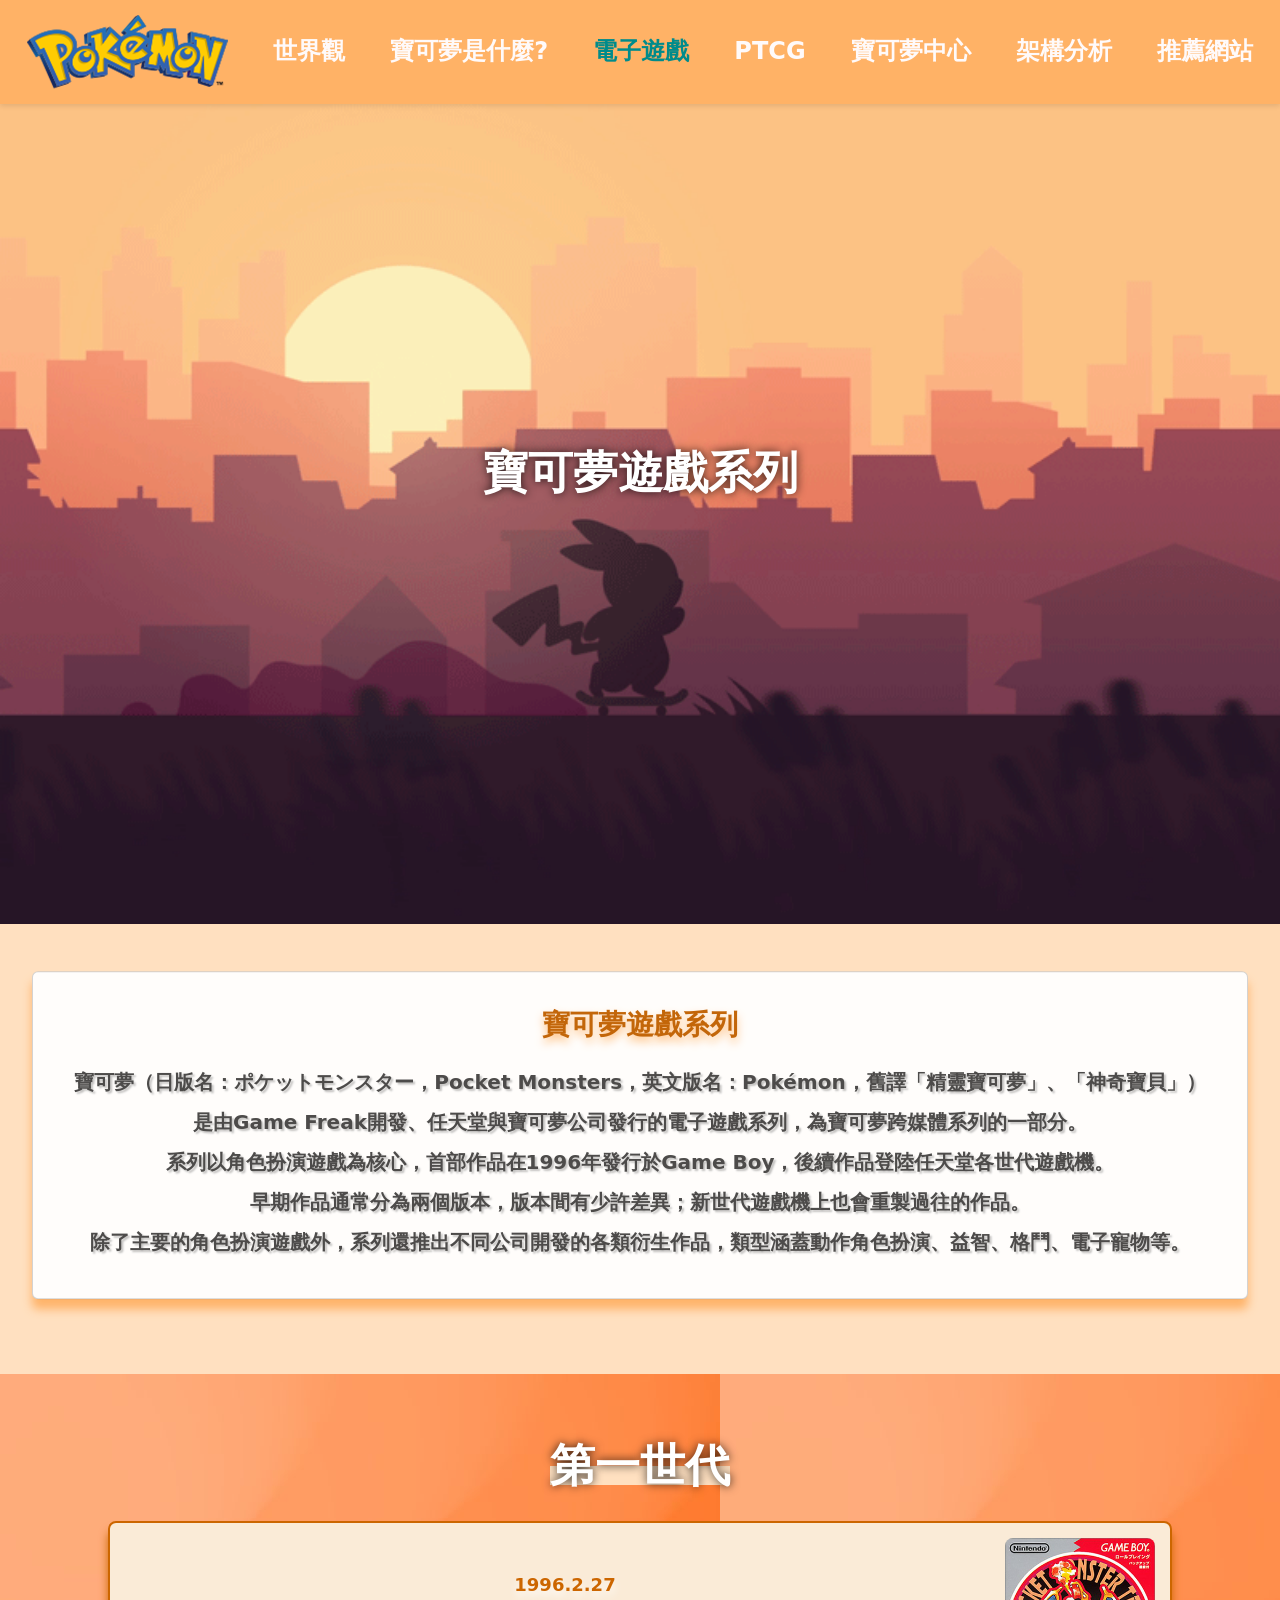
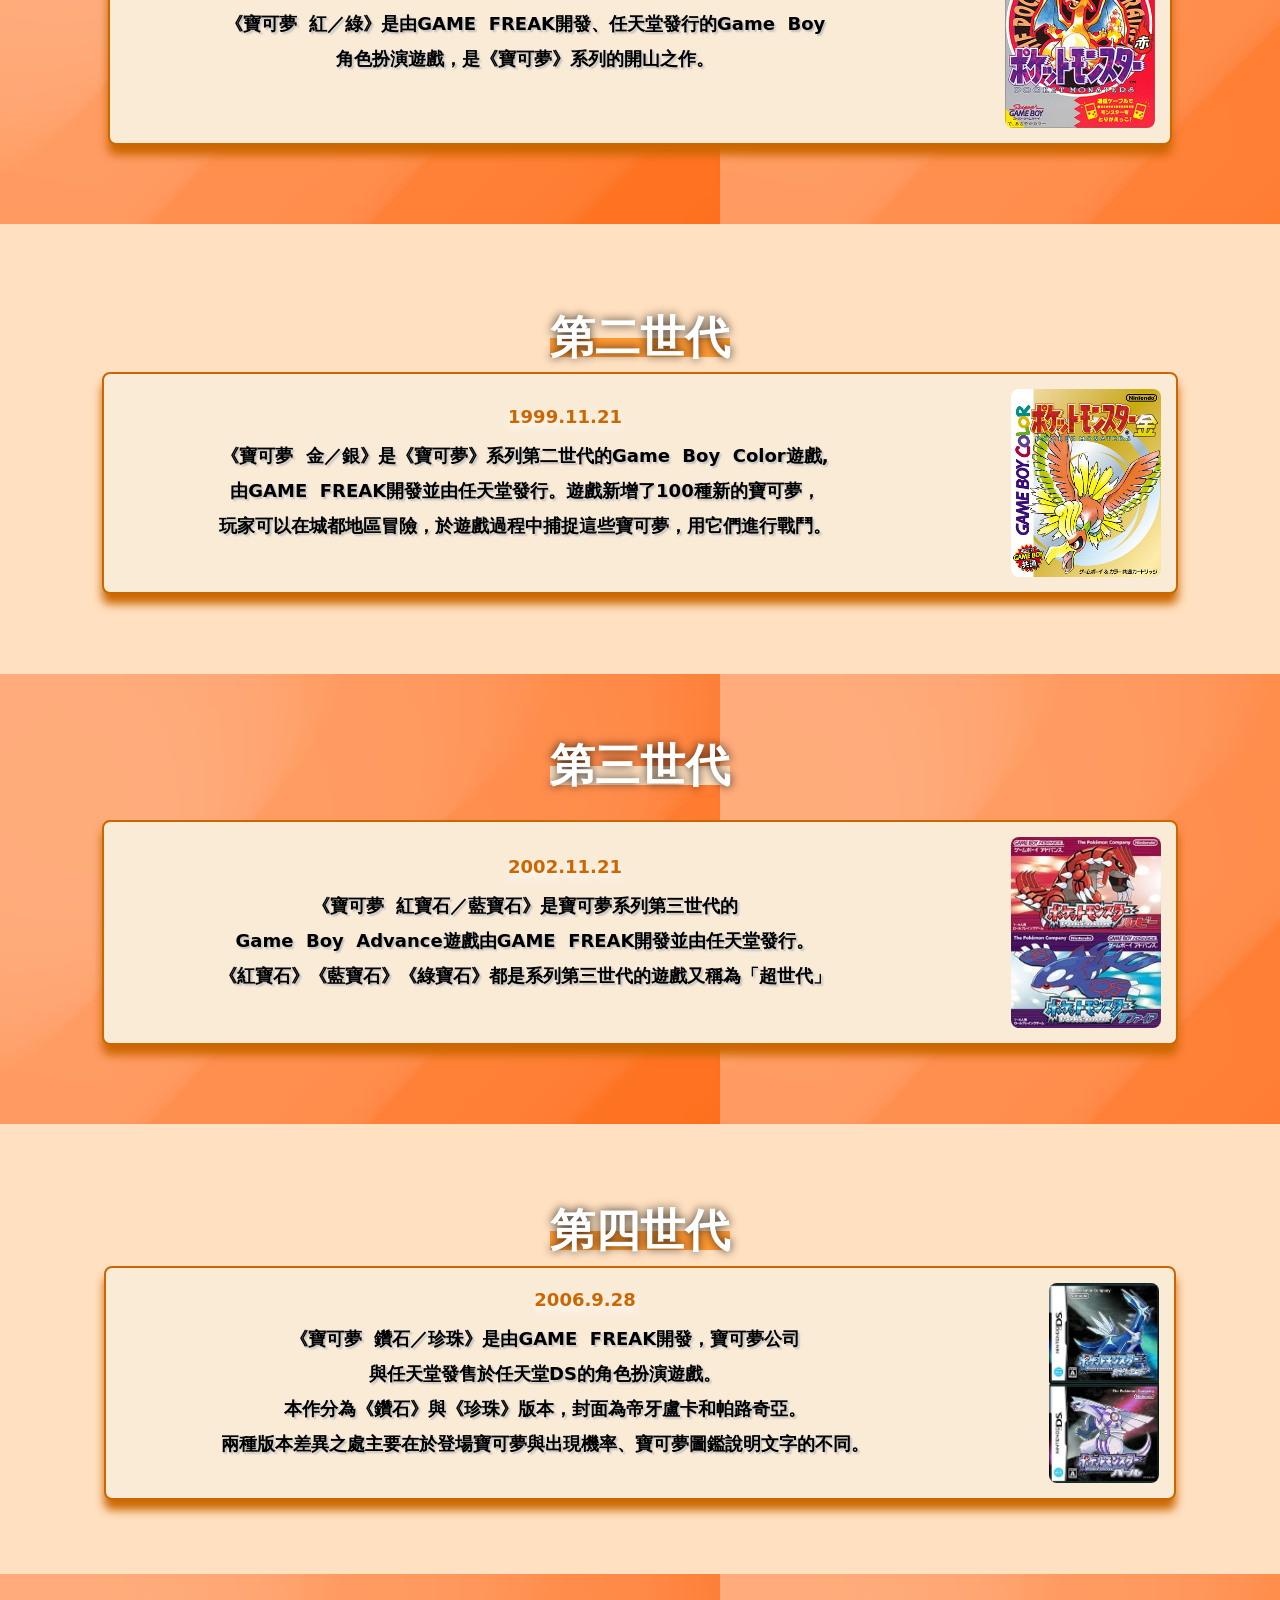
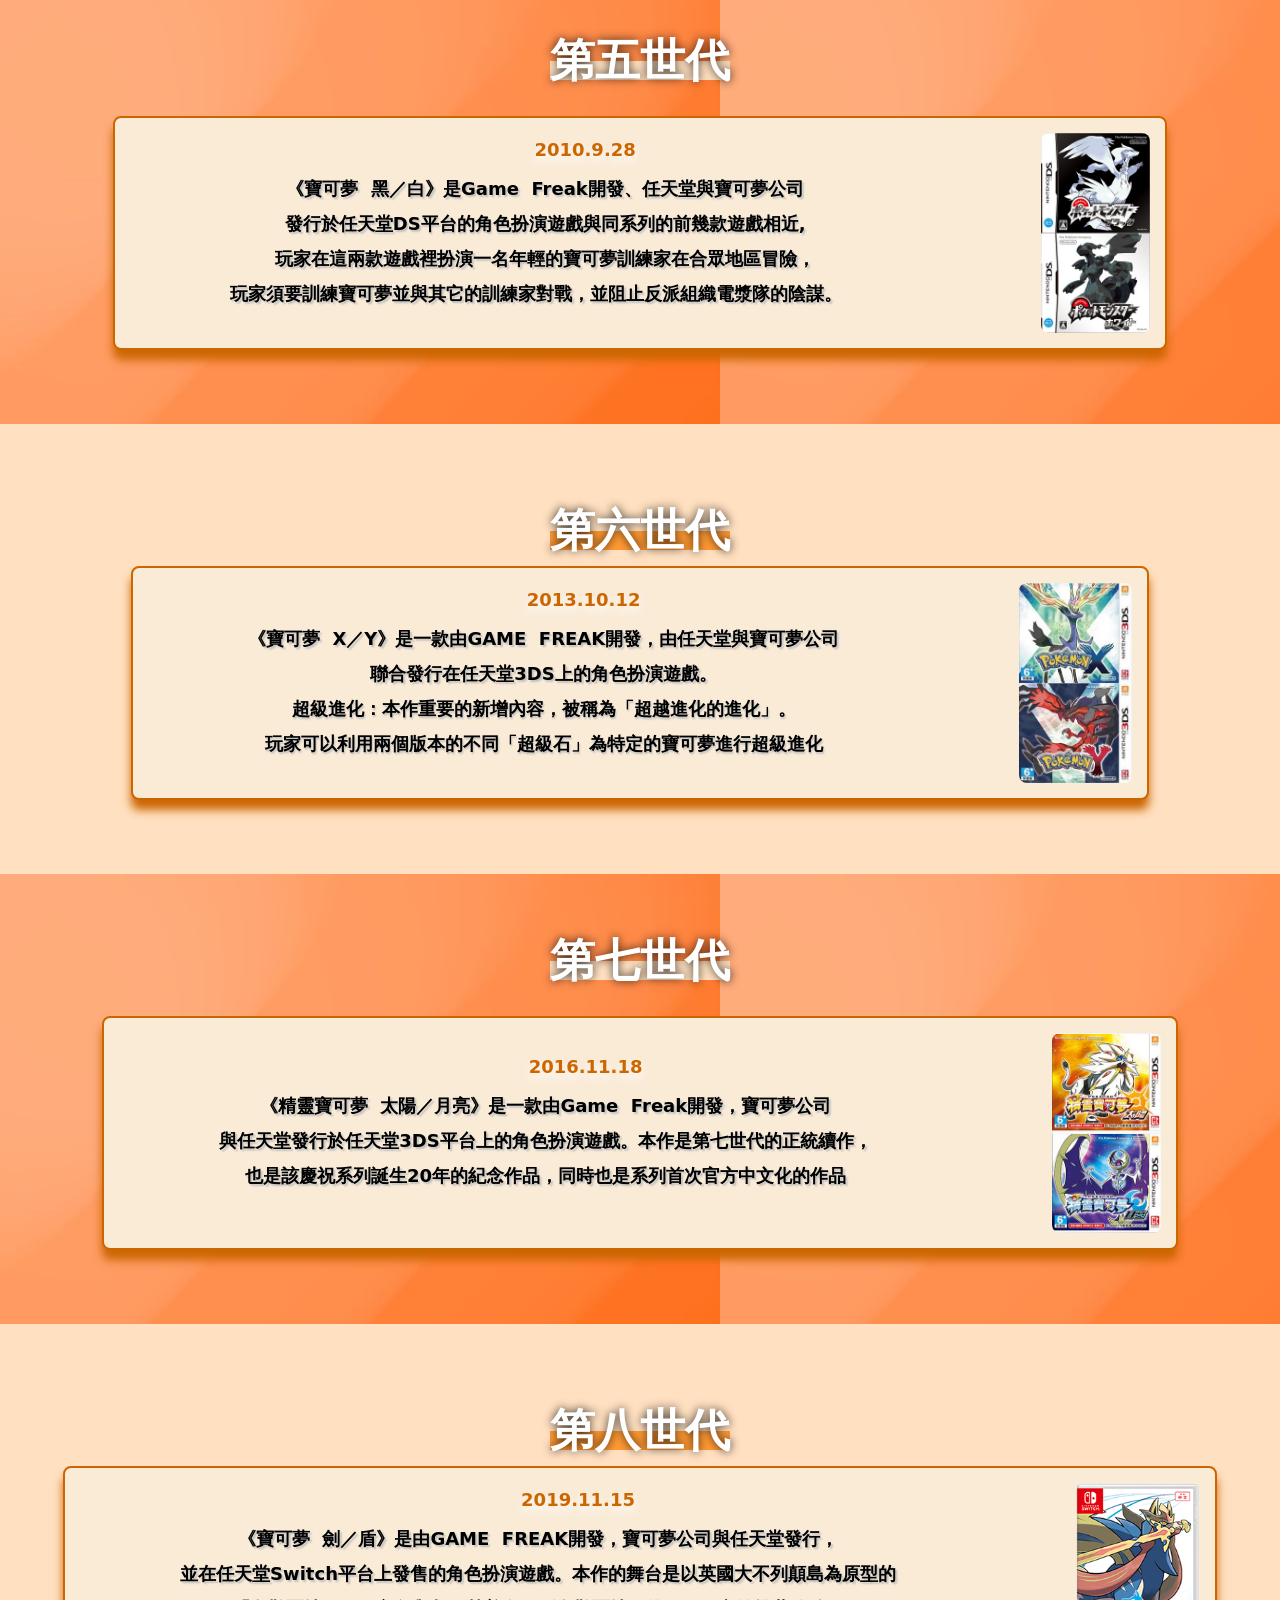
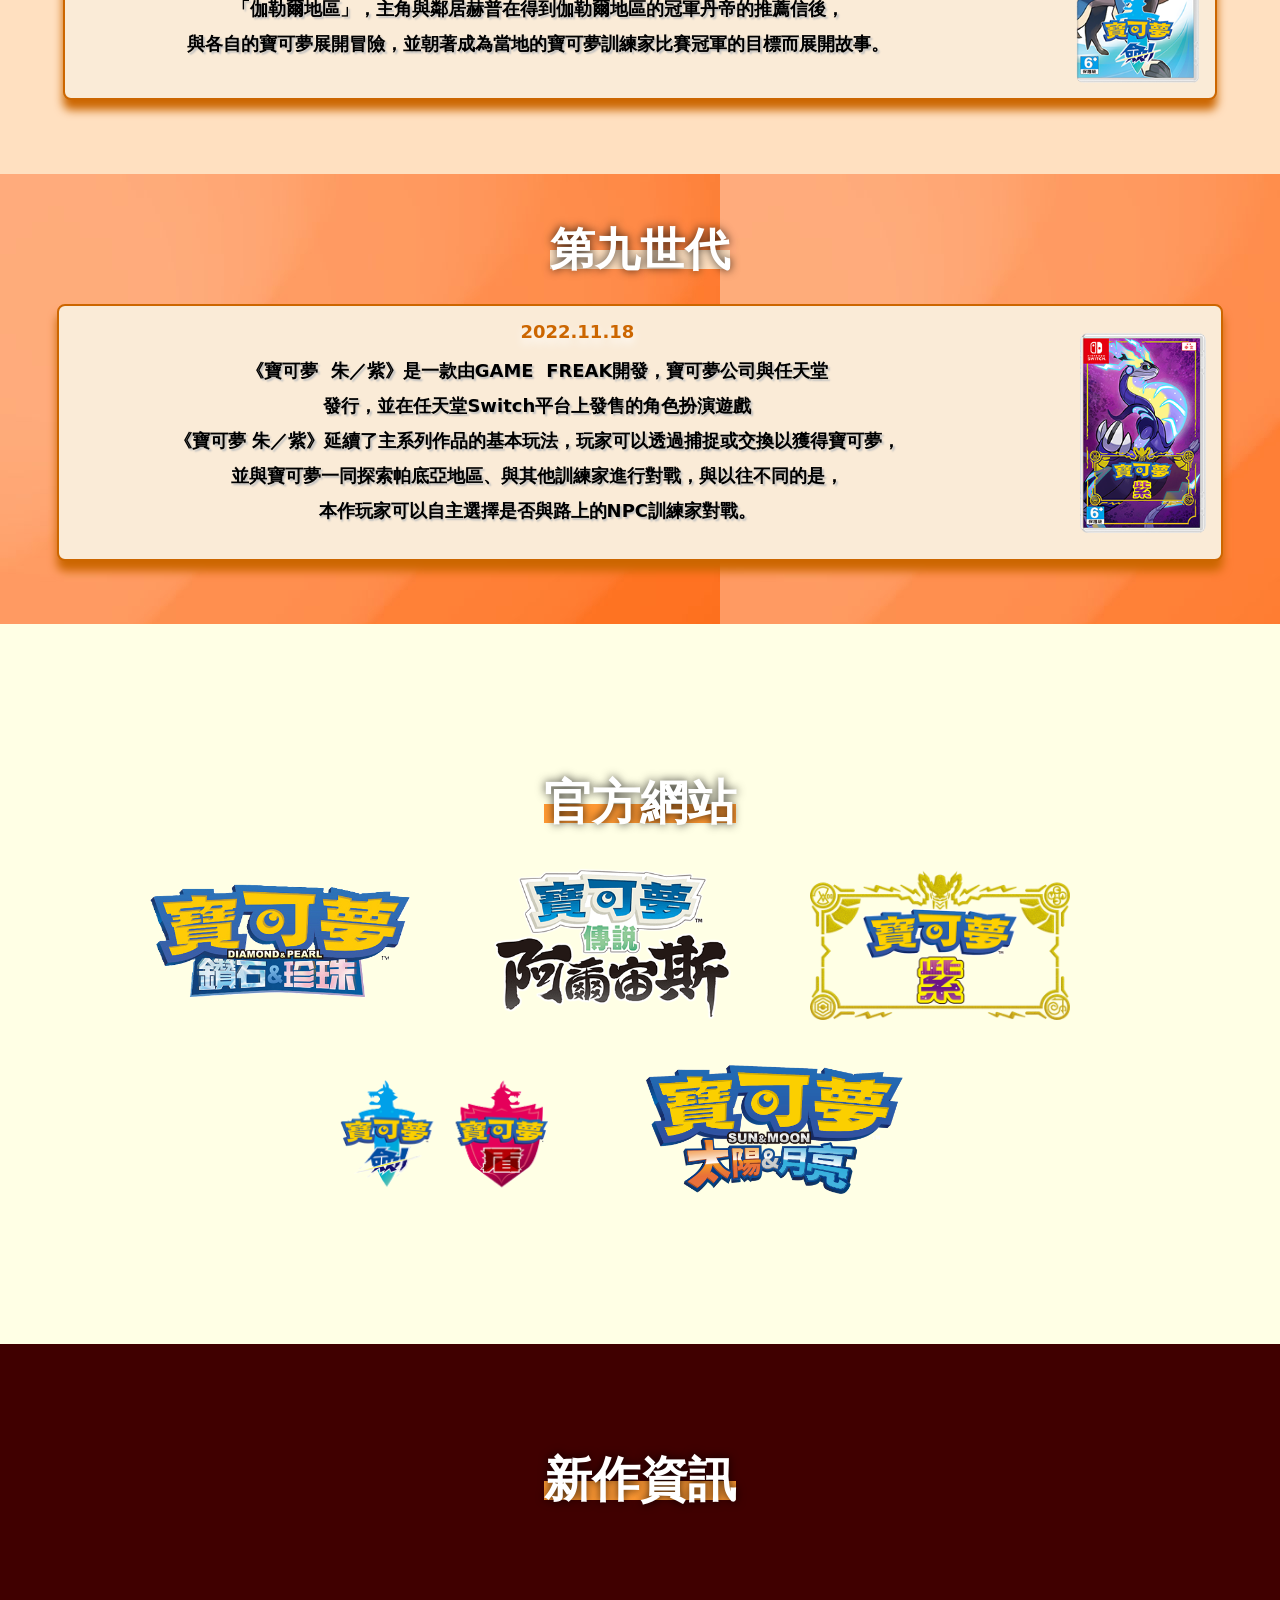
<file: projects/pokemon-course-site/game.html>
<html>
 <head>
    <meta charset="utf-8" />
    <title>電子遊戲</title>
    <link rel="stylesheet" type="text/css" href="game.css">
	<link href="https://cdn.jsdelivr.net/npm/bootstrap@5.3.2/dist/css/bootstrap.min.css" rel="stylesheet" integrity="sha384-T3c6CoIi6uLrA9TneNEoa7RxnatzjcDSCmG1MXxSR1GAsXEV/Dwwykc2MPK8M2HN" crossorigin="anonymous">
    <script src="https://cdn.jsdelivr.net/npm/bootstrap@5.3.2/dist/js/bootstrap.bundle.min.js" integrity="sha384-C6RzsynM9kWDrMNeT87bh95OGNyZPhcTNXj1NW7RuBCsyN/o0jlpcV8Qyq46cDfL" crossorigin="anonymous"></script>
	<link rel="preconnect" href="https://fonts.googleapis.com">
    </head>

	
 <body>
  <header class="main-header">
        <div class="container">
            <nav>
                <ul class="flex-nav">
                    <li><a href="index.html"><img src="image/logo.png" alt="logo" title="logo" style="width:100%;" class="logo"></a></li>
                    <li><a href="world.html"><b>世界觀</b></a></li>
                    <li><a href="what.html"><b>寶可夢是什麼?</b></a></li>
                    <li><a href="game.html"><b><font color="DarkCyan" class="now">電子遊戲</font></b></a></li>
                    <li><a href="ptcg.html"><b>PTCG</b></a></li>
                    <li><a href="center.html"><b>寶可夢中心</b></a></li>
                    <li><a href="information.html"><b>架構分析</b></a></li>
                    <li><a href="web.html"><b>推薦網站</b></a></li>
                </ul>
            </nav>
        </div>
    </header>
  <br>
<section class="background-section first-section">
 <div class="content5">
 <center>
    <font class="shippori-antique-b1-regular" size="7" ><b>寶可夢遊戲系列</font>
   </center>

</div>
</section>

<section class="background-section second-section">
<div class="content5">
<div class="d-flex align-items-stretch">
  <div class="card d-flex flex-row">
    <div class="card-body">
      <h3 class="title">
        <b>寶可夢遊戲系列</b><br>
      </h3>
      <p class="text">
        寶可夢（日版名：ポケットモンスター，Pocket Monsters，英文版名：Pokémon，舊譯「精靈寶可夢」、「神奇寶貝」）<br>
是由Game Freak開發、任天堂與寶可夢公司發行的電子遊戲系列，為寶可夢跨媒體系列的一部分。<br>系列以角色扮演遊戲為核心，首部作品在1996年發行於Game Boy，後續作品登陸任天堂各世代遊戲機。<br>
早期作品通常分為兩個版本，版本間有少許差異；新世代遊戲機上也會重製過往的作品。<br>除了主要的角色扮演遊戲外，系列還推出不同公司開發的各類衍生作品，類型涵蓋動作角色扮演、益智、格鬥、電子寵物等。
      </p>
    </div>
  </div>
</div>
</div>
</section>

<section class="background-section third-section">
<div class="content5">
 <center>
    <span style="background-color:#FFE0C0"><font class="shippori-antique-b1-regular" size="7" ><b>第一世代</b></font></span>
   </center>
   
   <div class="card-container3">
  <div class="card-item3">
    <div class="card-content3">
      <h4 class="date">1996.2.27</h4>
      <p class="description">《寶可夢&nbsp 紅／綠》是由GAME&nbsp FREAK開發、任天堂發行的Game&nbsp Boy<br>角色扮演遊戲，是《寶可夢》系列的開山之作。</p>
    </div>
    <div class="card-image3">
      <img src="image/c1.png" alt="picture1">
    </div>
  </div>
 </div>
</div>
</section>
 
 <section class="background-section second-section">
<div class="content5">
<center>
    <span style="background-color:#FF9933"><font class="shippori-antique-b1-regular" size="7" ><b>第二世代</b></font></span>
   </center>
  <div class="card-item3">
    <div class="card-content3">
      <h4 class="date">1999.11.21</h4>
      <p class="description">《寶可夢&nbsp 金／銀》是《寶可夢》系列第二世代的Game&nbsp Boy&nbsp Color遊戲,<br>由GAME&nbsp FREAK開發並由任天堂發行。遊戲新增了100種新的寶可夢，<br>玩家可以在城都地區冒險，於遊戲過程中捕捉這些寶可夢，用它們進行戰鬥。</p>
    </div>
    <div class="card-image3">
      <img src="image/c3.png" alt="picture2">
    </div>
  </div>
</div>
</section>
 
<section class="background-section third-section">
<div class="content5">
 <center>
    <span style="background-color:#FFE0C0"><font class="shippori-antique-b1-regular" size="7" ><b>第三世代</b></font></span>
   </center>
   <div class="card-container3">
  <div class="card-item3">
    <div class="card-content3">
      <h4 class="date">2002.11.21</h4>
      <p class="description">《寶可夢&nbsp 紅寶石／藍寶石》是寶可夢系列第三世代的<br>Game&nbsp Boy&nbsp Advance遊戲由GAME&nbsp FREAK開發並由任天堂發行。<br>《紅寶石》《藍寶石》《綠寶石》都是系列第三世代的遊戲又稱為「超世代」</p>
    </div>
    <div class="card-image3">
      <img src="image/c5.jpg" alt="picture1">
    </div>
 </div>
</div>
</div>
</section>

<section class="background-section second-section">
<div class="content5">
<center>
    <span style="background-color:#FF9933"><font class="shippori-antique-b1-regular" size="7" ><b>第四世代</b></font></span>
   </center>
  <div class="card-item3">
    <div class="card-content3">
      <h4 class="date">2006.9.28</h4>
      <p class="description">《寶可夢&nbsp 鑽石／珍珠》是由GAME&nbsp FREAK開發，寶可夢公司<br>與任天堂發售於任天堂DS的角色扮演遊戲。<br>

本作分為《鑽石》與《珍珠》版本，封面為帝牙盧卡和帕路奇亞。<br> 兩種版本差異之處主要在於登場寶可夢與出現機率、寶可夢圖鑑說明文字的不同。</p>
    </div>
    <div class="card-image3">
      <img src="image/c6.jpg" alt="picture2">
    </div>
  </div>
</div>
 </div>
</section>
 
 <section class="background-section third-section">
<div class="content5">
 <center>
    <span style="background-color:#FFE0C0"><font class="shippori-antique-b1-regular" size="7" ><b>第五世代</b></font></span>
   </center>
   <div class="card-container3">
  <div class="card-item3">
    <div class="card-content3">
      <h4 class="date">2010.9.28</h4>
      <p class="description">《寶可夢&nbsp 黑／白》是Game&nbsp Freak開發、任天堂與寶可夢公司<br>發行於任天堂DS平台的角色扮演遊戲與同系列的前幾款遊戲相近,<br>玩家在這兩款遊戲裡扮演一名年輕的寶可夢訓練家在合眾地區冒險，<br>玩家須要訓練寶可夢並與其它的訓練家對戰，並阻止反派組織電漿隊的陰謀。&nbsp&nbsp&nbsp</p>
    </div>
    <div class="card-image3">
      <img src="image/c7.jpg" alt="picture1">
    </div>
  </div>
</div>
</div>
</section>

<section class="background-section second-section">
<div class="content5">
<center>
    <span style="background-color:#FF9933"><font class="shippori-antique-b1-regular" size="7" ><b>第六世代</b></font></span>
   </center>
  <div class="card-item3">
    <div class="card-content3">
      <h4 class="date">2013.10.12</h4>
      <p class="description">《寶可夢&nbsp X／Y》是一款由GAME&nbsp FREAK開發，由任天堂與寶可夢公司<br>聯合發行在任天堂3DS上的角色扮演遊戲。<br>超級進化：本作重要的新增內容，被稱為「超越進化的進化」。<br>玩家可以利用兩個版本的不同「超級石」為特定的寶可夢進行超級進化
    </div>
    <div class="card-image3">
      <img src="image/c8.jpg" alt="picture2">
    </div>
  </div>
</div>
</section>
 
 <section class="background-section third-section">
<div class="content5">
 <center>
    <span style="background-color:#FFE0C0"><font class="shippori-antique-b1-regular" size="7" ><b>第七世代</b></font></span>
   </center>
   <div class="card-container3">
  <div class="card-item3">
    <div class="card-content3">
      <h4 class="date">2016.11.18</h4>
      <p class="description">《精靈寶可夢&nbsp 太陽／月亮》是一款由Game&nbsp Freak開發，寶可夢公司<br>與任天堂發行於任天堂3DS平台上的角色扮演遊戲。本作是第七世代的正統續作，<br>也是該慶祝系列誕生20年的紀念作品，同時也是系列首次官方中文化的作品</p>
    </div>
    <div class="card-image3">
      <img src="image/c10.png" alt="picture1">
    </div>
  </div>
</div>
</div>
</section>

<section class="background-section second-section">
<div class="content5">
<center>
    <span style="background-color:#FF9933"><font class="shippori-antique-b1-regular" size="7" ><b>第八世代</b></font></span>
   </center>
  <div class="card-item3">
    <div class="card-content3">
      <h4 class="date">2019.11.15</h4>
      <p class="description">《寶可夢&nbsp 劍／盾》是由GAME&nbsp FREAK開發，寶可夢公司與任天堂發行，<br>並在任天堂Switch平台上發售的角色扮演遊戲。本作的舞台是以英國大不列顛島為原型的<br>「伽勒爾地區」，主角與鄰居赫普在得到伽勒爾地區的冠軍丹帝的推薦信後，<br>與各自的寶可夢展開冒險，並朝著成為當地的寶可夢訓練家比賽冠軍的目標而展開故事。</p>
    </div>
    <div class="card-image3">
      <img src="image/c12.1.png" alt="picture2">
    </div>
  </div>
</div>
</section>
 
 <section class="background-section third-section">
<div class="content5">
 <center>
    <span style="background-color:#FFE0C0"><font class="shippori-antique-b1-regular" size="7" ><b>第九世代</b></font></span>
   </center>
   <div class="card-container3">
  <div class="card-item3">
    <div class="card-content3">
      <h4 class="date">2022.11.18</h4>
      <p class="description">《寶可夢&nbsp  朱／紫》是一款由GAME&nbsp  FREAK開發，寶可夢公司與任天堂<br>發行，並在任天堂Switch平台上發售的角色扮演遊戲<br>《寶可夢 朱／紫》延續了主系列作品的基本玩法，玩家可以透過捕捉或交換以獲得寶可夢，<br>並與寶可夢一同探索帕底亞地區、與其他訓練家進行對戰，與以往不同的是，<br>本作玩家可以自主選擇是否與路上的NPC訓練家對戰。</p>
    </div>
    <div class="card-image3">
      <img src="image/c15.2.png" alt="picture1">
    </div>
  </div>
</div>
</div>
</section>

<section class="background-section fourth-section">
<div class="content5">
<center>
    <span style="background-color:#FF9933"><font size="7" color="#FFF" >官方網站</font></span>
</center>
<div class="image-container">
  <a href="https://www.pokemon.co.jp/ex/bdsp/tc/"><img src="image/link1.png" alt="link1"></a>
  <a href="https://www.pokemon.co.jp/ex/legends_arceus/tc/"><img src="image/link4.png" alt="link2"></a>
  <a href="https://www.pokemon.co.jp/ex/sv/tc/"><img src="image/link3.png" alt="link3"></a>
  <a href="https://game.portal-pokemon.com/sword_shield/tc/"><img src="image/link2.png" alt="link4"></a>
  <a href="http://www.pokemon-sunmoon-cn.com/usum/tc/"><img src="image/link5.png" alt="link5"></a>
</div>

</div>
</section>

<section class="background-section fifth-section">
<div class="content5">
<center>
    <span style="background-color:#FF9933"><font size="7" color="#FFF" >新作資訊</font></span>
</center>
<iframe width="700" height="450" src="https://www.youtube-nocookie.com/embed/KkQjl3B9Pmo?si=XIPZQPtXgOU4x-m6" title="YouTube video player" frameborder="0" allow="accelerometer; autoplay; clipboard-write; encrypted-media; gyroscope; picture-in-picture; web-share" referrerpolicy="strict-origin-when-cross-origin" allowfullscreen></iframe>
</div>
</section>

</body>
</html>
</file>
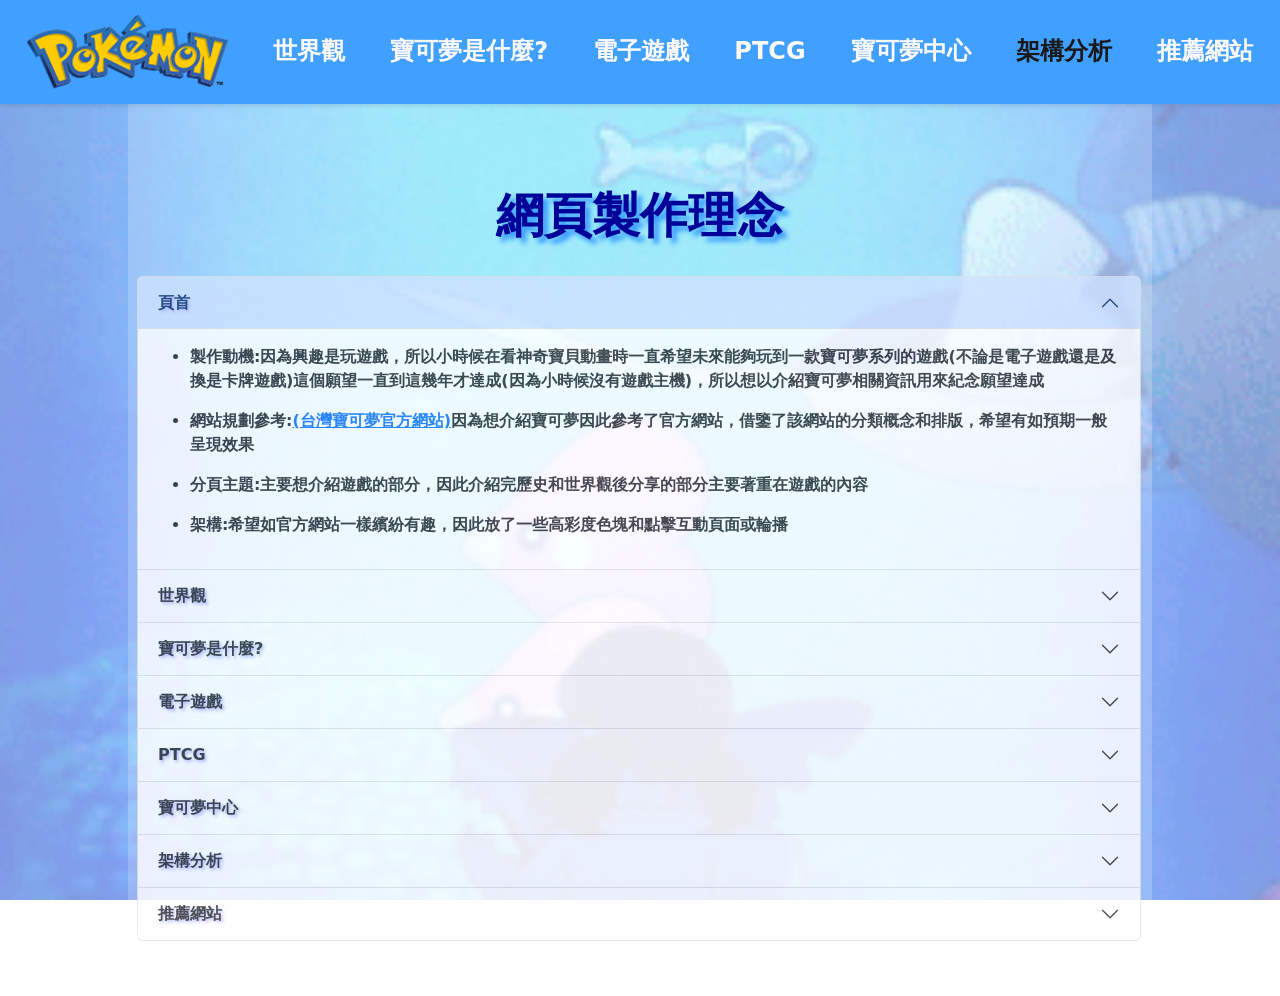
<file: projects/pokemon-course-site/information.html>
<html>
 <head>
    <meta charset="utf-8" />
    <title>架構分析</title>
    <link rel="stylesheet" type="text/css" href="information.css">
	<link href="https://cdn.jsdelivr.net/npm/bootstrap@5.3.2/dist/css/bootstrap.min.css" rel="stylesheet" integrity="sha384-T3c6CoIi6uLrA9TneNEoa7RxnatzjcDSCmG1MXxSR1GAsXEV/Dwwykc2MPK8M2HN" crossorigin="anonymous">
    <script src="https://cdn.jsdelivr.net/npm/bootstrap@5.3.2/dist/js/bootstrap.bundle.min.js" integrity="sha384-C6RzsynM9kWDrMNeT87bh95OGNyZPhcTNXj1NW7RuBCsyN/o0jlpcV8Qyq46cDfL" crossorigin="anonymous"></script>
	<link rel="preconnect" href="https://fonts.googleapis.com">
    </head>
 <body>
  <header class="main-header">
        <div class="container">
            <nav>
                <ul class="flex-nav">
                    <li><a href="index.html"><img src="image/logo.png" alt="logo" title="logo" style="width:100%;" class="logo"></a></li>
                    <li><a href="world.html"><b>世界觀</b></a></li>
                    <li><a href="what.html"><b>寶可夢是什麼?</b></a></li>
                    <li><a href="game.html"><b>電子遊戲</b></a></li>
                    <li><a href="ptcg.html"><b>PTCG</b></a></li>
                    <li><a href="center.html"><b>寶可夢中心</b></a></li>
                    <li><a href="information.html"><b><font color="#191919" class="now">架構分析</font></b></a></li>
                    <li><a href="web.html"><b>推薦網站</b></a></li>
                </ul>
            </nav>
        </div>
    </header>
    <center>
    <font class="shippori-antique-b1-regular" size="7" ><b>網頁製作理念</font>
   </center>
  <br>
  
  <div class="container">
	  <div class="accordion" id="accordionExample">
        <div class="accordion-item">
          <h2 class="accordion-header" id="head1">
            <button class="accordion-button" type="button" data-bs-toggle="collapse" data-bs-target="#collapse1">頁首</button>
          </h2>
          <div id="collapse1" class="accordion-collapse collapse show" data-bs-parent="#accordionExample">
            <div class="accordion-body">
              <ul>
			  <li><p><b>製作動機:</b>因為興趣是玩遊戲，所以小時候在看神奇寶貝動畫時一直希望未來能夠玩到一款寶可夢系列的遊戲(不論是電子遊戲還是及換是卡牌遊戲)這個願望一直到這幾年才達成(因為小時候沒有遊戲主機)，所以想以介紹寶可夢相關資訊用來紀念願望達成</p>			  </li>
			  <li><p><b>網站規劃參考:</b><a href="https://tw.portal-pokemon.com/special/hot_info/">(台灣寶可夢官方網站)</a>因為想介紹寶可夢因此參考了官方網站，借鑒了該網站的分類概念和排版，希望有如預期一般呈現效果</p>
			  </li>
			  <li><p><b>分頁主題:</b>主要想介紹遊戲的部分，因此介紹完歷史和世界觀後分享的部分主要著重在遊戲的內容</p>
			  </li>
			  <li><p><b>架構:</b>希望如官方網站一樣繽紛有趣，因此放了一些高彩度色塊和點擊互動頁面或輪播</p>
			  </li>
			  </ul>
            </div>
          </div>
        </div>
        <div class="accordion-item">
          <h2 class="accordion-header" id="head2">
            <button class="accordion-button collapsed" type="button" data-bs-toggle="collapse" data-bs-target="#collapse2">世界觀</button>
          </h2>
          <div id="collapse2" class="accordion-collapse collapse" data-bs-parent="#accordionExample">
            <div class="accordion-body">
              <ul>
			  <li><p><b>背景:</b>因是介紹遊戲歷史所以採用符合歷史背景的神奧地區地圖作為背景圖，且為了增加層次感與文字清晰度所以疊加了一層白色背景作為主要排版區塊</p>			  
			  </li>
			  <li><p><b>網頁規劃參考:</b>內容參考了民間網站<a href="https://wiki.52poke.com/wiki/%E4%B8%BB%E9%A1%B5">(神奇寶貝百科)</a>使用了網站裡對於該系列的歷史介紹與地區地圖做為網站內容使用</p>
			  </li>
			  <li><p><b>分頁主題:</b>想在前幾個子網頁裡先介紹寶可夢的世界觀，藉由故事背景和完整的世界觀來吸引觀看者的興趣</p>
			  </li>
			  <li><p><b>架構:</b>分頁使用大地色系符合歷史相關主題，並在內頁使用導覽列來分類各個細項，使用div製作類似table的功能讓照片能符合響應式頁面的格式</p>
			  </li>
			  </ul>
            </div>
          </div>
        </div> 
		<div class="accordion-item">
          <h2 class="accordion-header" id="head3">
            <button class="accordion-button collapsed" type="button" data-bs-toggle="collapse" data-bs-target="#collapse3">寶可夢是什麼?</button>
          </h2>
          <div id="collapse3" class="accordion-collapse collapse" data-bs-parent="#accordionExample">
            <div class="accordion-body">
              <ul>
			  <li><p><b>製作動機:</b>想讓網頁觀看者能直接了解這個IP最吸引人的特色---被稱作"寶可夢"或舊稱"神奇寶貝"的生物們</p>			  
			  </li>
			  <li><p><b>網頁規劃參考:</b>參考了官方網站<a href="https://tw.portal-pokemon.com/about/">(寶可夢台灣)</a>對於寶可夢的介紹方式和內容，畢竟官方介紹還是最為準確</p>
			  </li>
			  <li><p><b>分頁主題:</b>介紹被稱作"寶可夢"的生物在遊戲裡的定位和功能，以及每個世代的御三家</p>
			  </li>
			  <li><p><b>架構:</b>背景使用了畫滿歷代御三家的同人插畫圖，色彩選擇較為柔和，希望能藉此強調該頁面的照片和文字</p>
			  </li>
			  </ul>
            </div>
          </div>
        </div> 
		<div class="accordion-item">
          <h2 class="accordion-header" id="head4">
            <button class="accordion-button collapsed" type="button" data-bs-toggle="collapse" data-bs-target="#collapse4">電子遊戲</button>
          </h2>
          <div id="collapse4" class="accordion-collapse collapse" data-bs-parent="#accordionExample">
            <div class="accordion-body">
              <ul>
			  <li><p><b>個人推薦:想入坑寶可夢系列並手上有switch主機的話可以先從《寶可夢 朱/紫》開始,此世代的寶可夢種類眾多，並且還納入了其他世代的御三家。想更了解寶可夢的歷史並且有一定反應能力和操作技術的話可以玩玩看《寶可夢傳說：阿爾宙斯》最後如果手機條件許可請務必玩玩看《Pokémon Trading Card Game Pocket》不但可以滿足想動腦的卡牌實戰派玩家,在一天有免費兩包卡包的情況下也能達成圖鑑收藏家的夢想。
			  </b></p>			  
			  </li>
			  <li><p><b>網頁規劃參考:參考了官方網站介紹<a href="https://hk.portal-pokemon.com/game/">(寶可夢遊戲列表)</a>與維基百科<a href="https://zh.wikipedia.org/zh-tw/%E5%AF%B6%E5%8F%AF%E5%A4%A2%E7%B3%BB%E5%88%97%E9%9B%BB%E5%AD%90%E9%81%8A%E6%88%B2%E5%88%97%E8%A1%A8">(寶可夢系列電子遊戲列表)</a></b></p>
			  </li>
			  <li><p><b>分頁主題:介紹各世代代表的寶可夢系列遊戲與特色</b></p>
			  </li>
			  <li><p><b>架構:參考官方網站用卡片將每個世代的代表遊戲一一介紹，並在最底下加上各個官方網站與最新消息影片作為補充</b></p>
			  </li>
			  </ul>
            </div>
          </div>
        </div> 
		<div class="accordion-item">
          <h2 class="accordion-header" id="head5">
            <button class="accordion-button collapsed" type="button" data-bs-toggle="collapse" data-bs-target="#collapse5">PTCG</button>
          </h2>
          <div id="collapse5" class="accordion-collapse collapse" data-bs-parent="#accordionExample">
            <div class="accordion-body">
              <ul>
			  <li><p><b>製作動機:</b>因為曾經無意間接觸過實體卡一陣子，但因為如果要持續玩的話卡包買下來會太貴，但因為最近出了數位版的PTCG因此重新燃起了對寶可夢卡牌的興趣</p>			  
			  </li>
			  <li><p><b>網頁規劃參考:</b>實體卡的部分參考了官方網站<a href="https://asia.pokemon-card.com/tw/">(訓練家網站)</a>，數位版差異的部分則參考了維基百科<a href="https://zh.wikipedia.org/zh-tw/Pok%C3%A9mon_Trading_Card_Game_Pocket">(Pokémon&nbsp Trading&nbsp Card&nbsp Game&nbsp Pocket)</a></p>
			  </li>
			  <li><p><b>分頁主題:</b>此頁面著重在介紹寶可夢卡牌相關遊戲玩法與種類及實體與虛擬版差異</p>
			  </li>
			  <li><p><b>架構:</b>參考了官方網站的介紹順序與其他遊戲網站主頁的配色或排版，希望能呈現出簡單明瞭且易於比較差異的畫面</p>
			  </li>
			  </ul>
            </div>
          </div>
        </div>  
	<div class="accordion-item">
          <h2 class="accordion-header" id="head6">
            <button class="accordion-button collapsed" type="button" data-bs-toggle="collapse" data-bs-target="#collapse6">寶可夢中心</button>
          </h2>
          <div id="collapse6" class="accordion-collapse collapse" data-bs-parent="#accordionExample">
            <div class="accordion-body">
              <ul>
			  <li><p><b>製作動機:</b>想介紹寶可夢系列能如此長壽原因之一(或稱為斂財管道)寶可夢中心/商店，販賣了各種會錢包變瘦的生活用品與非必需品，以及寶可夢中心名稱的由來</p>			  
			  </li>
			  <li><p><b>網頁規劃參考:</b>店家資訊參考了官方網站<a href="https://www.pokemon.co.jp/shop/">(寶可夢日本)</a>由來則參考了維基百科<a href="https://zh.wikipedia.org/zh-tw/%E5%AE%9D%E5%8F%AF%E6%A2%A6%E7%B3%BB%E5%88%97">(維基百科寶可夢)</a></p>
			  </li>
			  <li><p><b>分頁主題:</b>介紹寶可夢中心在遊戲裡的功能以及現實裡的商店被稱作寶可夢中心的源由，並且稍微介紹一下台灣的寶可夢中心(同時也是目前海外唯二的寶可夢中心)</p>
			  </li>
			  <li><p><b>架構:</b>在頁頂使用遊戲畫面的GIF來直接解釋寶夢中心的功能，下面在附上解釋內容，在網頁中間使用導覽列和卡片來分類各地區的寶可夢中心/商店，最後再稍微提到台北寶可夢中心並使用輪播介紹商店樣貌</p>
			  </li>
			  </ul>
            </div>
          </div>
        </div>
		<div class="accordion-item">
          <h2 class="accordion-header" id="head6">
            <button class="accordion-button collapsed" type="button" data-bs-toggle="collapse" data-bs-target="#collapse7">架構分析</button>
          </h2>
          <div id="collapse7" class="accordion-collapse collapse" data-bs-parent="#accordionExample">
            <div class="accordion-body">
              <ul>
			  <li><p><b>製作動機:</b>統整整個網頁主頁和分頁的製作動機、排版和參考內容</p>			  
			  </li>
			  <li><p><b>網站規劃參考:</b>參考其他分頁內容並統整</p>
			  </li>
			  <li><p><b>分頁主題:</b>統整和分類分頁要素並列點寫下</p>
			  </li>
			  <li><p><b>架構:</b>想要讓外觀簡潔明瞭因此使用ul列點和下拉式導覽列整理內容</p>
			  </li>
			  </ul>
            </div>
          </div>
        </div>
				<div class="accordion-item">
          <h2 class="accordion-header" id="head6">
            <button class="accordion-button collapsed" type="button" data-bs-toggle="collapse" data-bs-target="#collapse8">推薦網站</button>
          </h2>
          <div id="collapse8" class="accordion-collapse collapse" data-bs-parent="#accordionExample">
            <div class="accordion-body">
              <ul>
			  <li><p><b>製作動機:</b>作業內容需求</p>			  
			  </li>
			  <li><p><b>網頁規劃參考:</b>參考世界觀分頁的整理方式</p>
			  </li>
			  <li><p><b>分頁主題:</b>介紹自己喜歡的網站---Doodles</p>
			  </li>
			  <li><p><b>架構:</b>使用導覽列分類，並嵌入網頁和加上導入網頁的按鈕</p>
			  </li>
			  </ul>
            </div>
          </div>
        </div>
	</div>
   </div>
 </body>
</html>
</file>
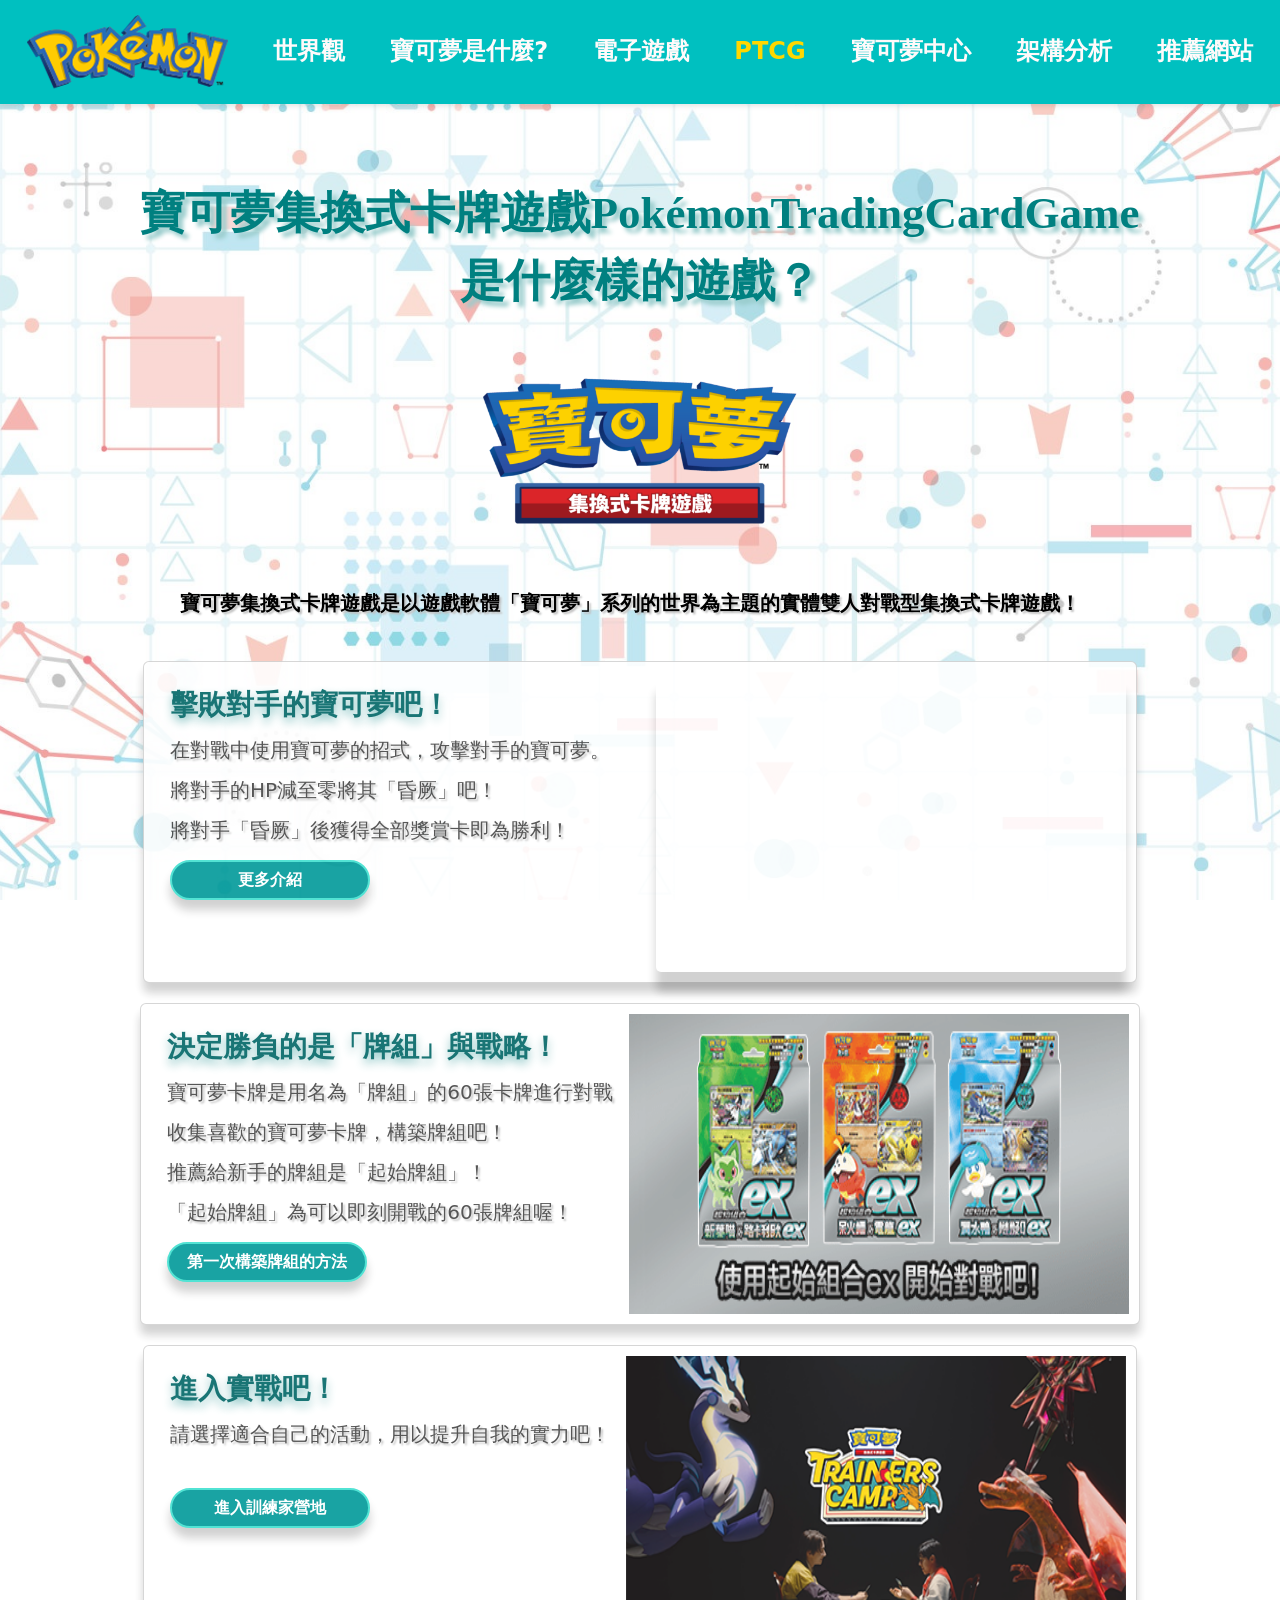
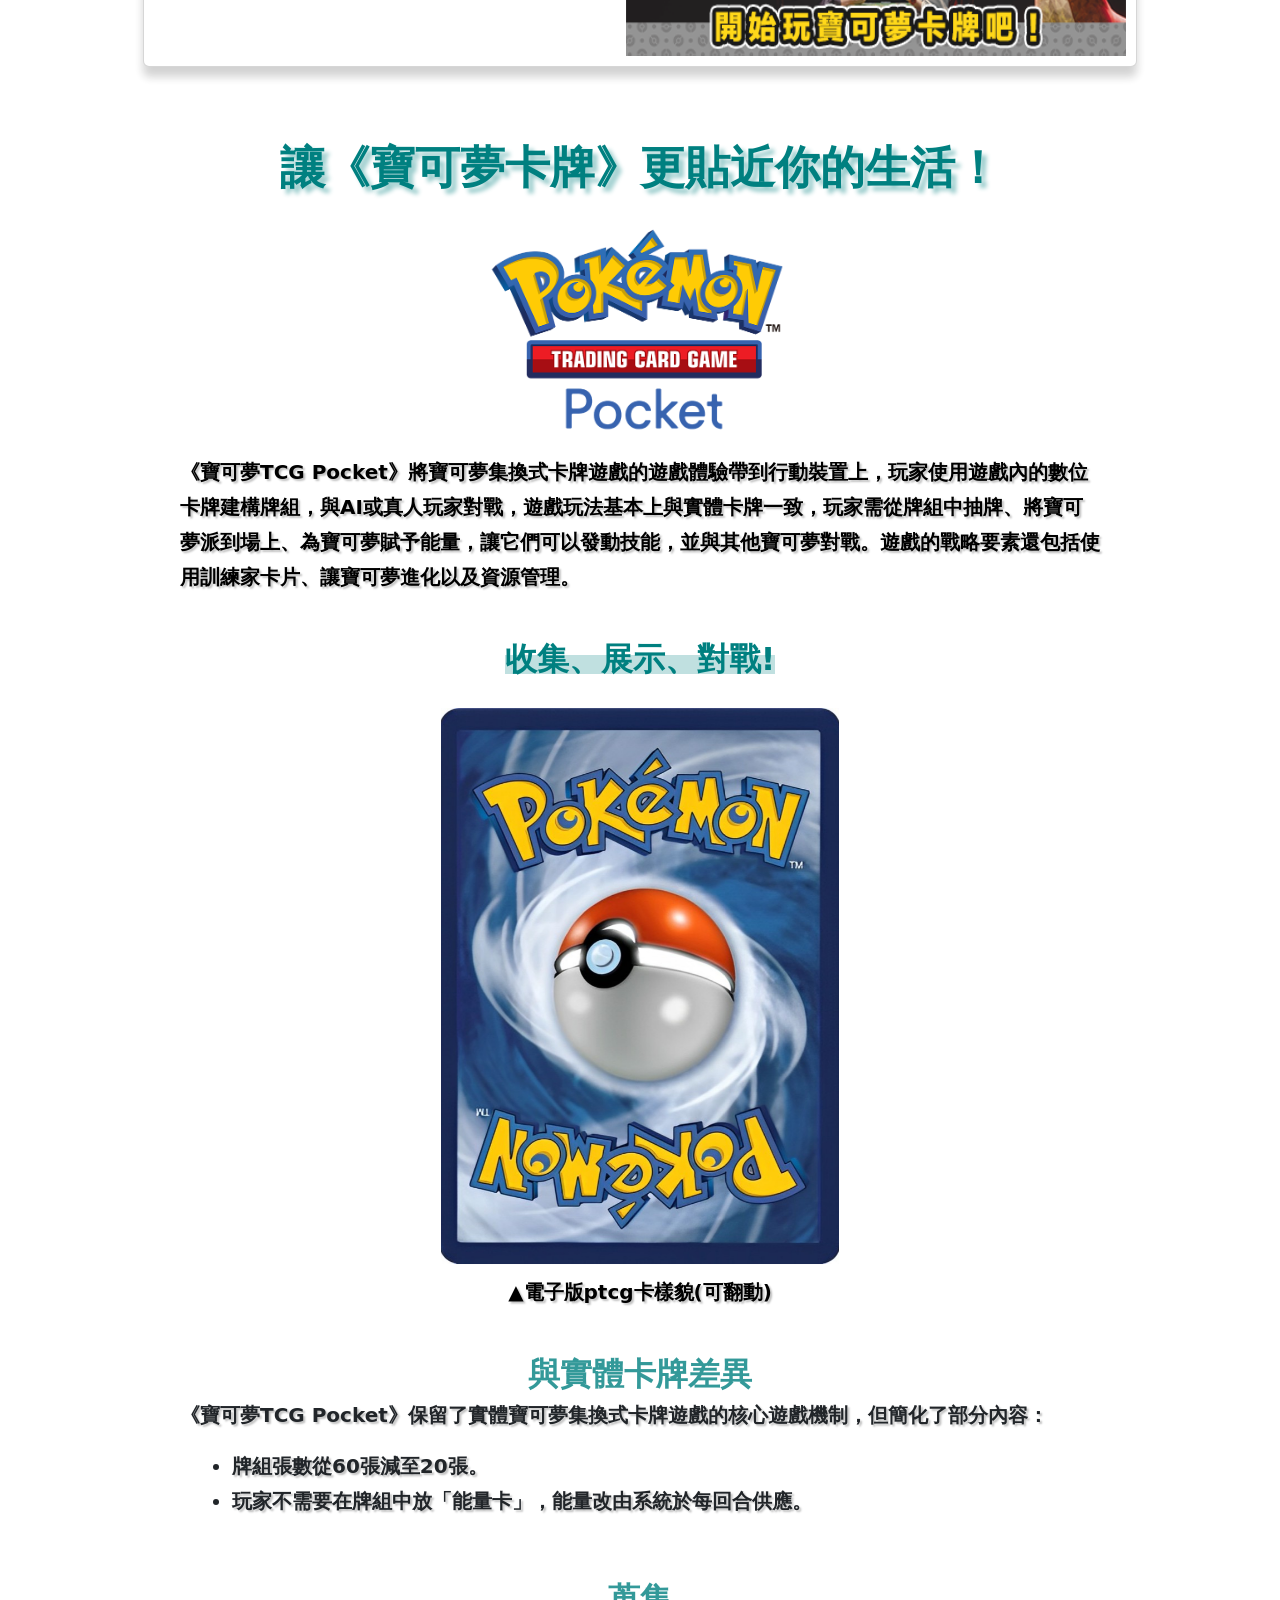
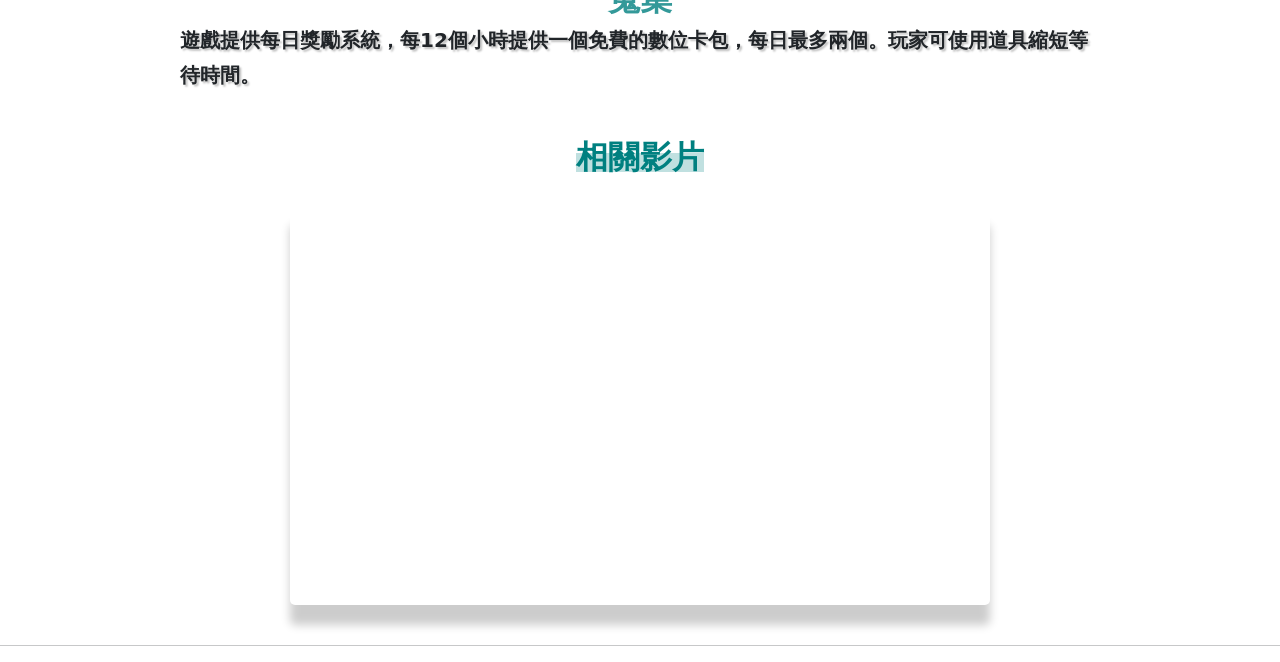
<file: projects/pokemon-course-site/ptcg.html>
<html>
 <head>
    <meta charset="utf-8" />
    <title>PTCG</title>
    <link rel="stylesheet" type="text/css" href="ptcg.css">
	<link href="https://cdn.jsdelivr.net/npm/bootstrap@5.3.2/dist/css/bootstrap.min.css" rel="stylesheet" integrity="sha384-T3c6CoIi6uLrA9TneNEoa7RxnatzjcDSCmG1MXxSR1GAsXEV/Dwwykc2MPK8M2HN" crossorigin="anonymous">
    <script src="https://cdn.jsdelivr.net/npm/bootstrap@5.3.2/dist/js/bootstrap.bundle.min.js" integrity="sha384-C6RzsynM9kWDrMNeT87bh95OGNyZPhcTNXj1NW7RuBCsyN/o0jlpcV8Qyq46cDfL" crossorigin="anonymous"></script>
	<link rel="preconnect" href="https://fonts.googleapis.com">
    </head>
	
 <body>
  <header class="main-header">
        <div class="container">
            <nav>
                <ul class="flex-nav">
                    <li><a href="index.html"><img src="image/logo.png" alt="logo" title="logo" style="width:100%;" class="logo"></a></li>
                    <li><a href="world.html"><b>世界觀</b></a></li>
                    <li><a href="what.html"><b>寶可夢是什麼?</b></a></li>
                    <li><a href="game.html"><b>電子遊戲</b></a></li>
                    <li><a href="ptcg.html"><b><font color="gold" class="now">PTCG</font></b></a></li>
                    <li><a href="center.html"><b>寶可夢中心</b></a></li>
                    <li><a href="information.html"><b>架構分析</b></a></li>
                    <li><a href="web.html"><b>推薦網站</b></a></li>
                </ul>
            </nav>
        </div>
    </header>
    <center>
    <font class="shippori-antique-b1-regular" size="7" ><b>寶可夢集換式卡牌遊戲PokémonTradingCardGame<br>是什麼樣的遊戲？</b></font>
   </center>
  <center>
  <img src="image/ptcg.png" alt="ptcglogo" title="ptcglogo" style="width:30%;" class="ptcglogo">
  </center>
  <p><font color="#000"><b>寶可夢集換式卡牌遊戲是以遊戲軟體「寶可夢」系列的世界為主題的實體雙人對戰型集換式卡牌遊戲！</b></font>
  </p>
  <br>
<div class="col-12 d-flex align-items-stretch">
  <div class="card d-flex flex-row">
    <div class="card-body" style="flex: 1;">
      <h3 class="title">
        <b>擊敗對手的寶可夢吧！</b><br>
      </h3>
      <p class="text">
        在對戰中使用寶可夢的招式，攻擊對手的寶可夢。<br>
        將對手的HP減至零將其「昏厥」吧！<br>
        將對手「昏厥」後獲得全部獎賞卡即為勝利！<br>
      </p>
      <input type="button" class="button" onclick="location.href='https://asia.pokemon-card.com/tw/rules/howtoplay/';" value="更多介紹"/>  
    </div>
    <div style="flex: 1; display: flex; justify-content: center; align-items: center;">
      <iframe width="500" height="300" src="https://www.youtube-nocookie.com/embed/TcN5rgfbFSY?si=bY-aC_DM-zilxEQL" title="YouTube video player" frameborder="0" allow="accelerometer; autoplay; clipboard-write; encrypted-media; gyroscope; picture-in-picture; web-share" referrerpolicy="strict-origin-when-cross-origin" allowfullscreen></iframe>
    </div>
  </div>
</div>

<div class="col-12 d-flex align-items-stretch">
  <div class="card d-flex flex-row">
    <div class="card-body" style="flex: 1;">
      <h3 class="title">
        <b>決定勝負的是「牌組」與戰略！</b><br>
      </h3>
      <p class="text">
        寶可夢卡牌是用名為「牌組」的60張卡牌進行對戰<br>
        收集喜歡的寶可夢卡牌，構築牌組吧！<br>
        推薦給新手的牌組是「起始牌組」！<br>
        「起始牌組」為可以即刻開戰的60張牌組喔！
        <br>
      </p> 
	  <input type="button" class="button" onclick="location.href='https://asia.pokemon-card.com/tw/deck/first-deck/';" value="第一次構築牌組的方法"/>  
    </div>
    <div style="flex: 1; display: flex; justify-content: center; align-items: center;">
          <a href="https://asia.pokemon-card.com/tw/archive/special/card/sva/"><img src="image/clcard1.png" alt="clcard" title="clcard" width="500" height="300" class="clcard"></a>
        </div>
      </div>
	</div>

<div class="col-12 d-flex align-items-stretch">
  <div class="card d-flex flex-row">
    <div class="card-body" style="flex: 1;">
      <h3 class="title">
        <b>進入實戰吧！</b><br>
      </h3>
	  <p class="text">
      請選擇適合自己的活動，用以提升自我的實力吧！
	</p><br>
	<input type="button" class="button" onclick="location.href='https://asia.pokemon-card.com/tw/archive/special/card/trainers-camp/';" value="進入訓練家營地"/>  
      </div>
	  <div style="flex: 1; display: flex; justify-content: center; align-items: center;">
          <a href="https://asia.pokemon-card.com/tw/archive/special/card/trainers-camp/"><img src="image/clcard2.png" alt="clcard" title="clcard" width="500" height="300" class="clcard"></a>
        </div>
    </div>
  </div>
<br>
<br>
 <center>
    <font class="shippori-antique-b1-regular" size="7" ><b>讓《寶可夢卡牌》更貼近你的生活！</b></font>
   </center>
  <center>
  <img src="image/ptcgp.png" alt="ptcgplogo" title="ptcgplogo" style="width:70%;" class="ptcgplogo">
  </center>
  <p><font color="#000"><b>《寶可夢TCG Pocket》將寶可夢集換式卡牌遊戲的遊戲體驗帶到行動裝置上，玩家使用遊戲內的數位卡牌建構牌組，與AI或真人玩家對戰，遊戲玩法基本上與實體卡牌一致，玩家需從牌組中抽牌、將寶可夢派到場上、為寶可夢賦予能量，讓它們可以發動技能，並與其他寶可夢對戰。遊戲的戰略要素還包括使用訓練家卡片、讓寶可夢進化以及資源管理。</b></font>
  </p>
  <br>
  <center>
    <span style="background-color:#C0E0E0"><font color="#008080" size="6" ><b>收集、展示、對戰!</b></font></span>
   </center>
   <br>
  <div class='card1'>
    <div class='font'></div>
    <div class='back'></div>
  </div>
  <center>
   <p><font color="#000"><b>▲電子版ptcg卡樣貌(可翻動)</b></font>
  </p>
  </center>
  <br>
  <center>
    <font color="#339999" size="6" ><b>與實體卡牌差異</b></font><br>
	</center>
   <p><b>
   《寶可夢TCG Pocket》保留了實體寶可夢集換式卡牌遊戲的核心遊戲機制，但簡化了部分內容：</b><br>
   <ul class="pot">
   <li><b>牌組張數從60張減至20張。</b></li>
   <li><b>玩家不需要在牌組中放「能量卡」，能量改由系統於每回合供應。</b></li>
   </ul><br>
   </p>
   <center>
    <font color="#339999" size="6" ><b>蒐集</b></font><br>
	</center>
	<p>
	<b>遊戲提供每日獎勵系統，每12個小時提供一個免費的數位卡包，每日最多兩個。玩家可使用道具縮短等待時間。</b>
	</p>
	<br>
	 <center>
    <span style="background-color:#C0E0E0"><font color="#008080" size="6" ><b>相關影片</b></font></span>
   </center>
   <br>
   <center>
 <iframe width="700" height="400" src="https://www.youtube-nocookie.com/embed/XSNGB_7SzYE?si=vkBAvaWD9shJQlru" title="YouTube video player" frameborder="2" allow="accelerometer; autoplay; clipboard-write; encrypted-media; gyroscope; picture-in-picture; web-share" referrerpolicy="strict-origin-when-cross-origin" allowfullscreen></iframe>
  </center>
  <br>
  <hr>

 </body>
</html>
</file>
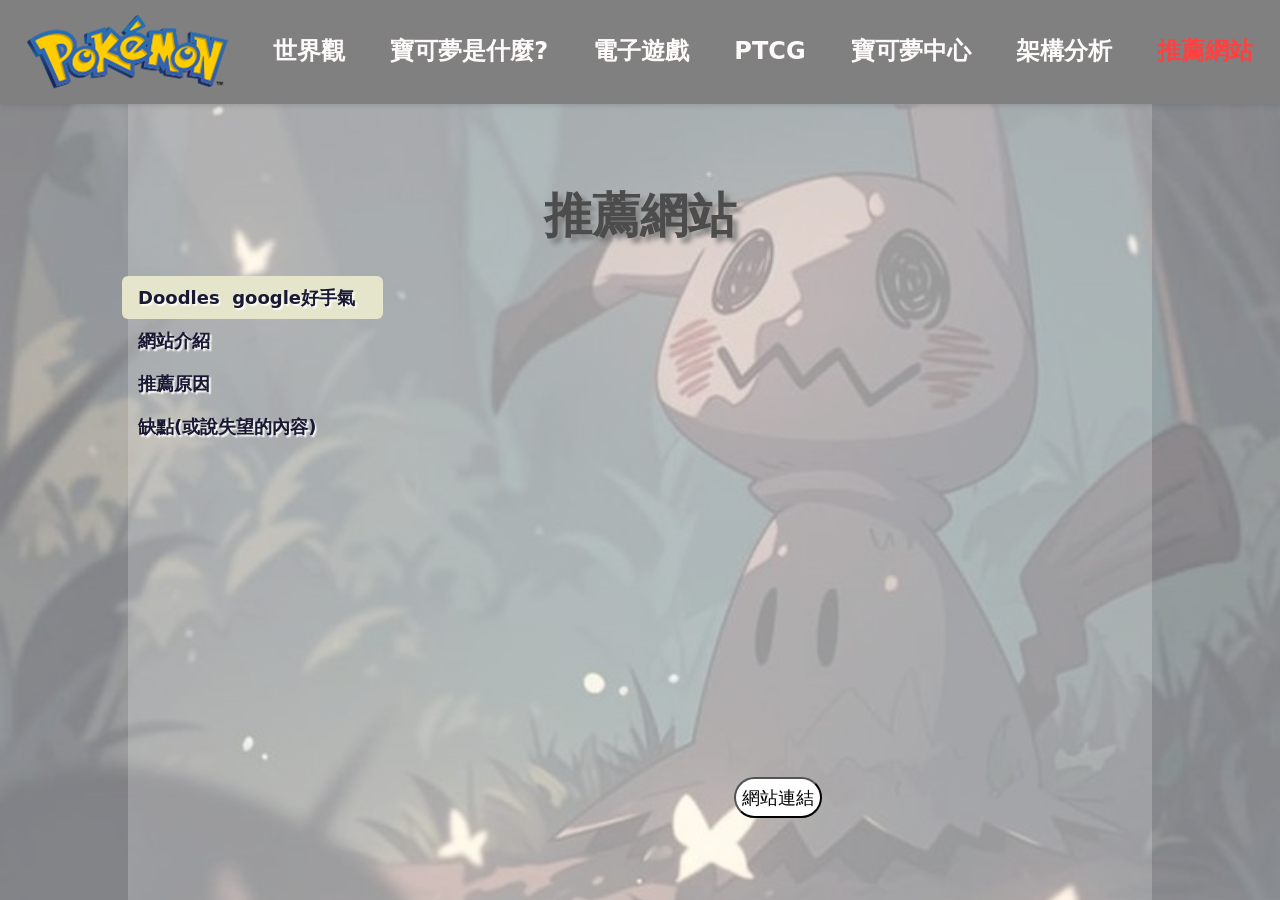
<file: projects/pokemon-course-site/web.html>
<html>
 <head>
    <meta charset="utf-8" />
    <title>推薦網站</title>
    <link rel="stylesheet" type="text/css" href="web.css">
	<link href="https://cdn.jsdelivr.net/npm/bootstrap@5.3.2/dist/css/bootstrap.min.css" rel="stylesheet" integrity="sha384-T3c6CoIi6uLrA9TneNEoa7RxnatzjcDSCmG1MXxSR1GAsXEV/Dwwykc2MPK8M2HN" crossorigin="anonymous">
    <script src="https://cdn.jsdelivr.net/npm/bootstrap@5.3.2/dist/js/bootstrap.bundle.min.js" integrity="sha384-C6RzsynM9kWDrMNeT87bh95OGNyZPhcTNXj1NW7RuBCsyN/o0jlpcV8Qyq46cDfL" crossorigin="anonymous"></script>
	<link rel="preconnect" href="https://fonts.googleapis.com">
    </head>
	
	
 <body>
 
    <header class="main-header">
        <div class="container">
            <nav>
                <ul class="flex-nav">
                    <li><a href="index.html"><img src="image/logo.png" alt="logo" title="logo" style="width:100%;" class="logo"></a></li>
                    <li><a href="world.html"><b>世界觀</b></a></li>
                    <li><a href="what.html"><b>寶可夢是什麼?</b></a></li>
                    <li><a href="game.html"><b>電子遊戲</b></a></li>
                    <li><a href="ptcg.html"><b>PTCG</b></a></li>
                    <li><a href="center.html"><b>寶可夢中心</b></a></li>
                    <li><a href="information.html"><b>架構分析</b></a></li>
                    <li><a href="web.html"><b><font color="#FF4040" class="now">推薦網站</font></b></a></li>
                </ul>
            </nav>
        </div>
    </header>
	
   <center>
    <font class="shippori-antique-b1-regular" size="7" loading="eager"><b>推薦網站</font>
   </center>
  <br>
  
<div class="nav-tab">
  <div class="container">
    <div class="row">
      <div class="col-md-3">
        <ul class="nav nav-pills flex-column" id="myTab">
          <li class="nav-item">
            <a class="nav-link active" data-bs-toggle="tab" href="#tab1">
              <font size="4" color="#191933">Doodles&nbsp google好手氣</font>
            </a>
          </li>
          <li class="nav-item">
            <a class="nav-link" data-bs-toggle="tab" href="#tab2">
              <font size="4" color="#191933">網站介紹</font>
            </a>
          </li>
          <li class="nav-item">
            <a class="nav-link" data-bs-toggle="tab" href="#tab3">
              <font size="4" color="#191933">推薦原因</font>
            </a>
          </li>
          <li class="nav-item">
            <a class="nav-link" data-bs-toggle="tab" href="#tab4">
              <font size="4" color="#191933">缺點(或說失望的內容)</font>
            </a>
          </li>
        </ul>
      </div>
      
      <div class="col-md-9">
        <div class="tab-content" id="myTabContent">
          <div class="tab-pane fade show active" id="tab1">
		  <div class="web">
            <iframe src="https://doodles.google/" frameborder="1"  allowfullscreen="1"></iframe>
		</div>
			<center><input type="button" value="網站連結" width="50" height="50"  onclick="location.href='https://doodles.google/'"></input></center><br>
          </div>
          <div class="tab-pane fade" id="tab2">
            <p>Google瀏覽器首頁常因特別的節日、名人生辰、世界型比賽等原因而製作不同的互動式首頁造型logo，這些具有創造性與互動性的電子藝術創作被Google稱之為"Doodle"。<br>而Doodles網頁是google用來儲存記載往年製作的doodle作品而製作的網站，使用google瀏覽器的使用者都能按下首頁中好手氣進入網站。</p>
          </div>
          <div class="tab-pane fade" id="tab3">
            <ol>
			  <li>首頁互動性高:(輸入自己的生日可以知道所有在你生日當天所出現的Doodle作品、點選地圖上不同的國家也可以知道各國家限定的Doodle作品)。 
			  </li><br>
			  <li>輪播的使用:幾乎所有頁面都有輪播，作為一個輪播苦手這十分讓我敬佩。
			  </li><br>
			  <li>主題明確:可以在點入網頁的當下就知道網頁的功能。
			  </li><br>
			  <li>美術設計:色調統一但細節豐富。
			  </li><br>
			  <li>排版技巧:在保持內容豐富的同時還能夠維持畫面不凌亂，雖然東西很多但能清楚的知道每一個區塊的功能。<br>
			  </li>
			</ol>
          </div>
          <div class="tab-pane fade" id="tab4">
            <ol>
			  <li>部分doodle作品只支援當地語言無法翻譯成中文。 
			  </li><br>
			  <li>疫情過後的Doodle作品多為翻頁式PPT或影片，小遊戲的出現和往年相比非常低。
			  </li><br>
			  <li>以往同個節日的作品在不同國家發行出現的畫面也會因文化不同而做改變，但近幾年同個節日常會用一樣的作品或是直接拿往年的作品替代。
			  </ol>
          </div>
        </div>
      </div>
    </div>
  </div>
</div>
  
 </body>
</html>
</file>
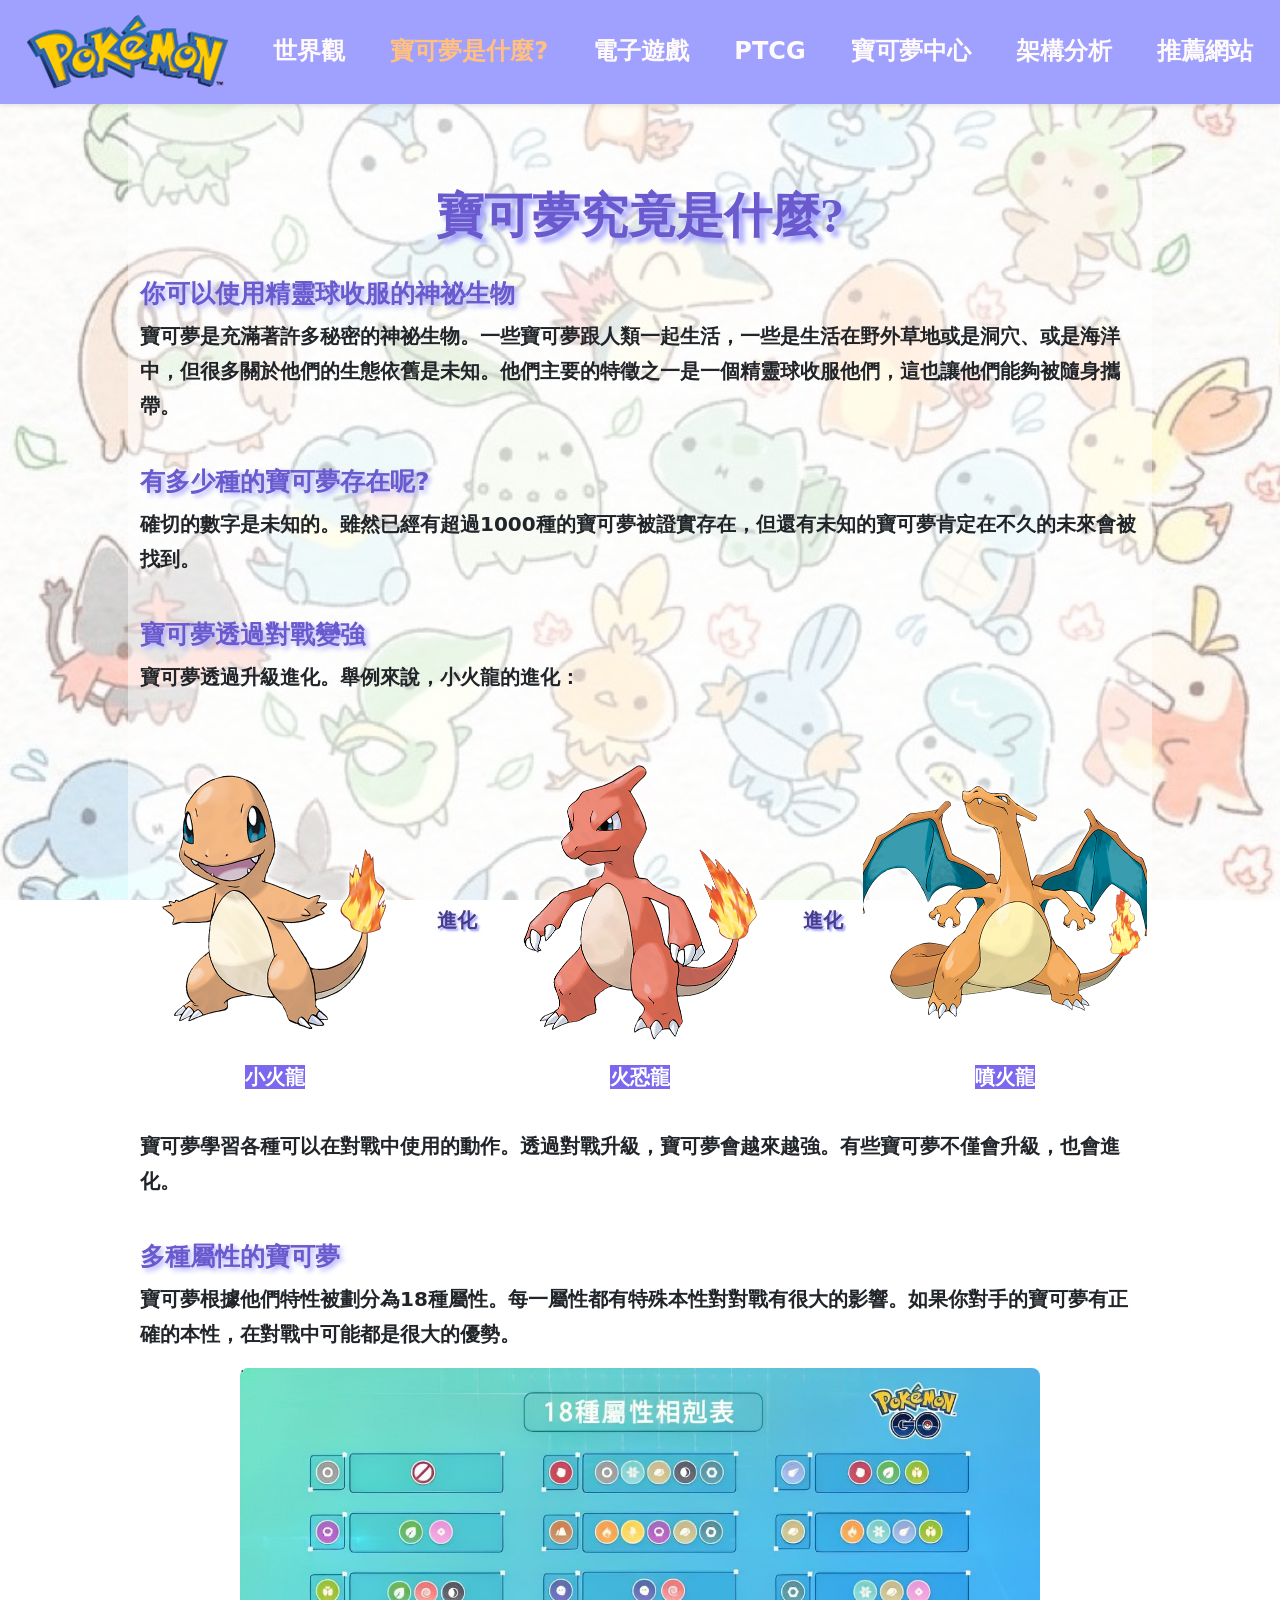
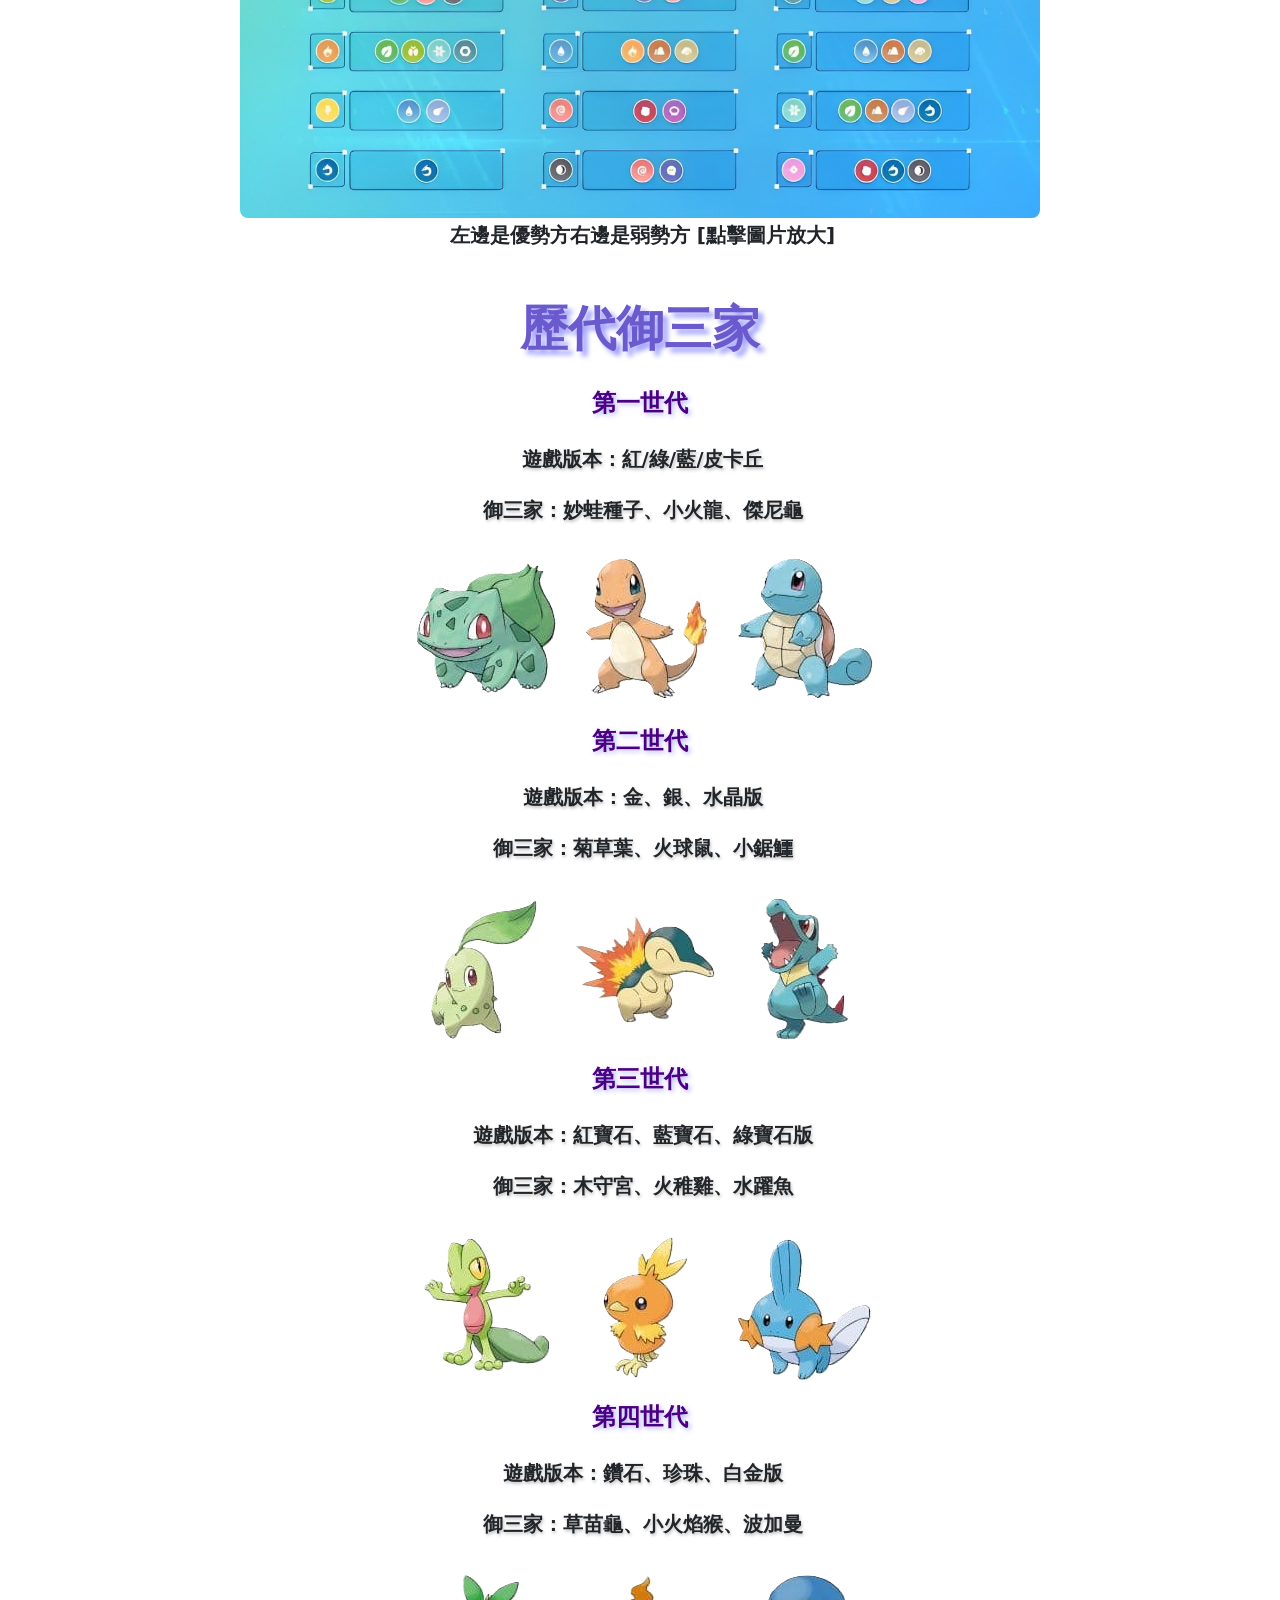
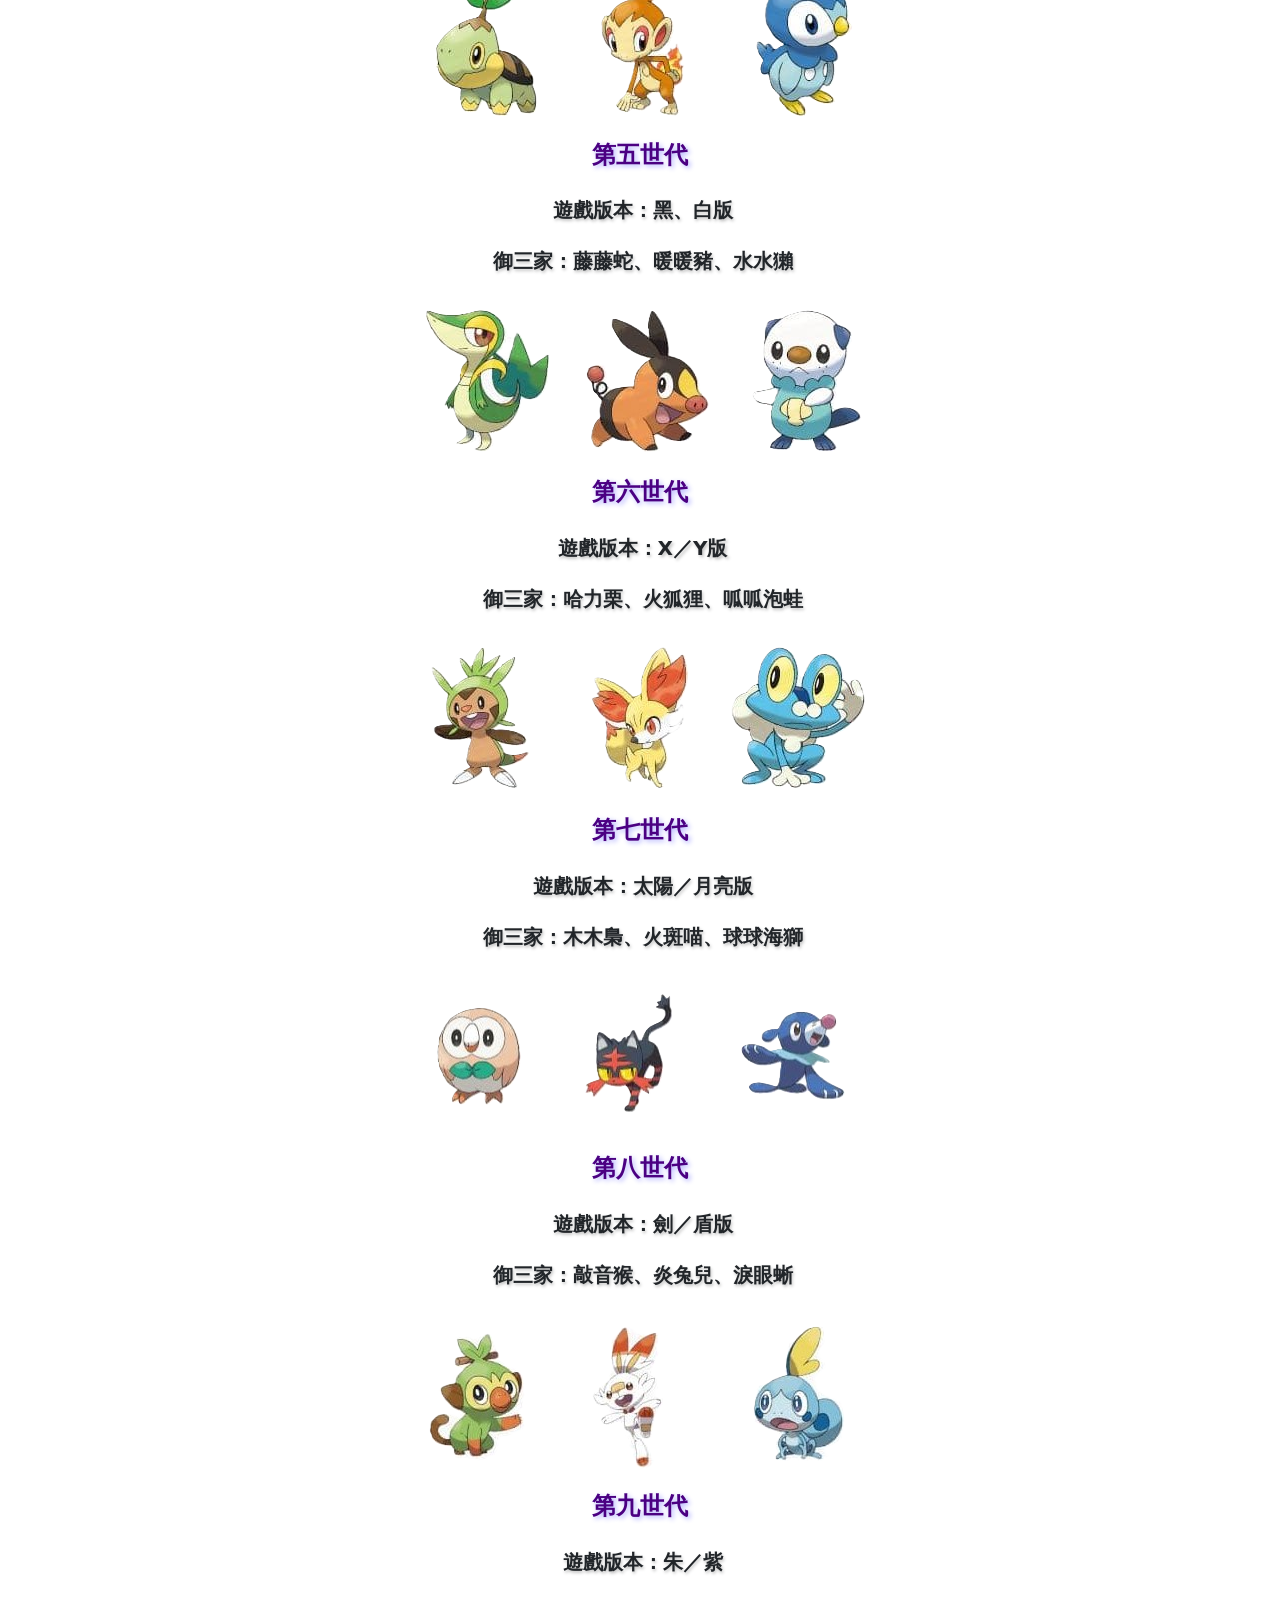
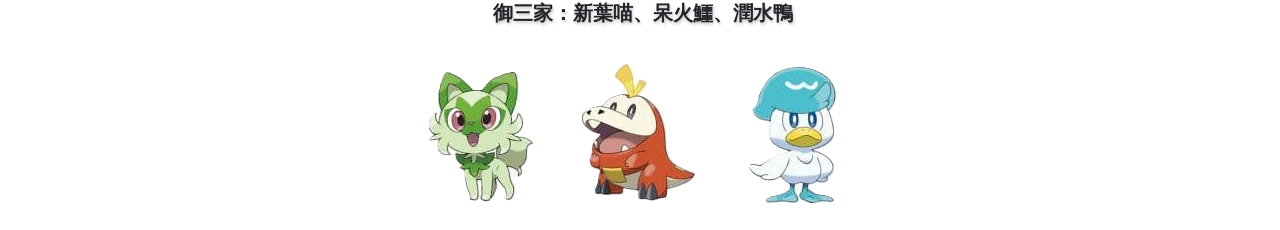
<file: projects/pokemon-course-site/what.html>
<html>
 <head>
    <meta charset="utf-8" />
    <title>寶可夢是什麼?</title>
    <link rel="stylesheet" type="text/css" href="what.css">
	<link href="https://cdn.jsdelivr.net/npm/bootstrap@5.3.2/dist/css/bootstrap.min.css" rel="stylesheet" integrity="sha384-T3c6CoIi6uLrA9TneNEoa7RxnatzjcDSCmG1MXxSR1GAsXEV/Dwwykc2MPK8M2HN" crossorigin="anonymous">
    <script src="https://cdn.jsdelivr.net/npm/bootstrap@5.3.2/dist/js/bootstrap.bundle.min.js" integrity="sha384-C6RzsynM9kWDrMNeT87bh95OGNyZPhcTNXj1NW7RuBCsyN/o0jlpcV8Qyq46cDfL" crossorigin="anonymous"></script>
	<link rel="preconnect" href="https://fonts.googleapis.com">
    </head>
	
	<script>
	
function openImage(img) {
    const modal = document.getElementById("image-modal");
    const modalImg = document.getElementById("modal-image");
    modal.style.display = "block";
    modalImg.src = img.src;
}


function closeImage() {
    const modal = document.getElementById("image-modal");
    modal.style.display = "none";
}

	</script>
	
 <body>
  <header>
 
    <header class="main-header">
        <div class="container">
            <nav>
                <ul class="flex-nav">
                    <li><a href="index.html"><img src="image/logo.png" alt="logo" title="logo" style="width:100%;" class="logo"></a></li>
                    <li><a href="world.html"><b>世界觀</b></a></li>
                    <li><a href="what.html"><b><font color="#FFC080" class="now">寶可夢是什麼?</font></b></a></li>
                    <li><a href="game.html"><b>電子遊戲</b></a></li>
                    <li><a href="ptcg.html"><b>PTCG</b></a></li>
                    <li><a href="center.html"><b>寶可夢中心</b></a></li>
                    <li><a href="information.html"><b>架構分析</b></a></li>
                    <li><a href="web.html"><b>推薦網站</b></a></li>
                </ul>
            </nav>
        </div>
    </header>
   <center>
    <font class="shippori-antique-b1-regular" size="7" ><b>寶可夢究竟是什麼?</font>
   </center>
  </header>
  <br>
  <h4 class="tit"><b>你可以使用精靈球收服的神祕生物</h4>
<p>寶可夢是充滿著許多秘密的神祕生物。一些寶可夢跟人類一起生活，一些是生活在野外草地或是洞穴、或是海洋中，但很多關於他們的生態依舊是未知。他們主要的特徵之一是一個精靈球收服他們，這也讓他們能夠被隨身攜帶。
</p>
<br>
<h4 class="tit"><b>有多少種的寶可夢存在呢?</h4>
<p>確切的數字是未知的。雖然已經有超過1000種的寶可夢被證實存在，但還有未知的寶可夢肯定在不久的未來會被找到。
</p>
<br>
<h4 class="tit"><b>寶可夢透過對戰變強</h4>
<p>寶可夢透過升級進化。舉例來說，小火龍的進化：</p><br>
<div class="container">
    <div class="responsive-table">
        <div class="pokemon">
            <img src="image/fire1.png" alt="小火龍">
            <div class="potext">
                <p><b><span style="background-color:MediumSlateBlue">小火龍</span></b></p>
            </div>
        </div>
		 <div class="evolution">
            <p><b>進化</b></p>
        </div>
        <div class="pokemon">
            <img src="image/fire2.png" alt="火恐龍">
            <div class="potext">
                <p><b><span style="background-color:MediumSlateBlue">火恐龍</span></b></p>
            </div>
        </div>
		 <div class="evolution">
            <p><b>進化</b></p>
        </div>
        <div class="pokemon">
            <img src="image/fire3.png" alt="噴火龍">
            <div class="potext">
                <p><b><span style="background-color:MediumSlateBlue">噴火龍</span></b></p>
            </div>
        </div>
    </div>
</div>
<br>
<p>寶可夢學習各種可以在對戰中使用的動作。透過對戰升級，寶可夢會越來越強。有些寶可夢不僅會升級，也會進化。
</p><br>
<h4 class="tit"><b>多種屬性的寶可夢</h4>
<p>寶可夢根據他們特性被劃分為18種屬性。每一屬性都有特殊本性對對戰有很大的影響。如果你對手的寶可夢有正確的本性，在對戰中可能都是很大的優勢。</p>
<div class="image-container">
    <img src="image/table.jpg" alt="屬性相剋表" class="table-attact" onclick="openImage(this)">
</div>
<div id="image-modal" class="modal" onclick="closeImage()">
    <span class="close">&times;</span>
    <img class="modal-content" id="modal-image">
</div>
<center>
<p><b>
左邊是優勢方右邊是弱勢方&nbsp[點擊圖片放大]
</p>
</center>
<br>
<center>
    <font class="shippori-antique-b1-regular" size="7" ><b>歷代御三家</font><br><br>
</center>
<center>
<ul class="pktb">
    <li>
        <h4><b>第一世代</b></h4>
        <br>
		<p><b>遊戲版本：紅/綠/藍/皮卡丘</b></p>
        <p><b>御三家：妙蛙種子、小火龍、傑尼龜</b></p>
        <img src="image/team1.png" alt="第一世代">
    </li>
	<li>
        <h4><b>第二世代</b></h4>
        <br>
		<p><b>遊戲版本：金、銀、水晶版</b></p>
        <p><b>御三家：菊草葉、火球鼠、小鋸鱷</b></p>
        <img src="image/team2.png" alt="第二世代">
    </li>
	<li>
        <h4><b>第三世代</b></h4>
        <br>
		<p><b>遊戲版本：紅寶石、藍寶石、綠寶石版</b></p>
        <p><b>御三家：木守宮、火稚雞、水躍魚</b></p>
        <img src="image/team3.png" alt="第三世代">
    </li>
	<li>
        <h4><b>第四世代</b></h4>
        <br>
		<p><b>遊戲版本：鑽石、珍珠、白金版</b></p>
        <p><b>御三家：草苗龜、小火焰猴、波加曼</b></p>
        <img src="image/team4.png" alt="第四世代">
    </li>
	<li>
        <h4><b>第五世代</b></h4>
        <br>
		<p><b>遊戲版本：黑、白版</b></p>
        <p><b>御三家：藤藤蛇、暖暖豬、水水獺</b></p>
        <img src="image/team5.png" alt="第五世代">
    </li>
	<li>
        <h4><b>第六世代</b></h4>
        <br>
		<p><b>遊戲版本：X／Y版</b></p>
        <p><b>御三家：哈力栗、火狐狸、呱呱泡蛙</b></p>
        <img src="image/team6.png" alt="第六世代">
    </li>
	<li>
        <h4><b>第七世代</b></h4>
        <br>
		<p><b>遊戲版本：太陽／月亮版</b></p>
        <p><b>御三家：木木梟、火斑喵、球球海獅</b></p>
        <img src="image/team7.png" alt="第七世代">
    </li>
	<li>
        <h4><b>第八世代</b></h4>
        <br>
		<p><b>遊戲版本：劍／盾版</b></p>
        <p><b>御三家：敲音猴、炎兔兒、淚眼蜥</b></p>
        <img src="image/team8.png" alt="第八世代">
    </li>
	<li>
        <h4><b>第九世代</b></h4>
        <br>
		<p><b>遊戲版本：朱／紫</b></p>
        <p><b>御三家：新葉喵、呆火鱷、潤水鴨</b></p>
        <img src="image/team9.png" alt="第九世代">
    </li>
</ul>
</center>
 </body>
</html>
</file>
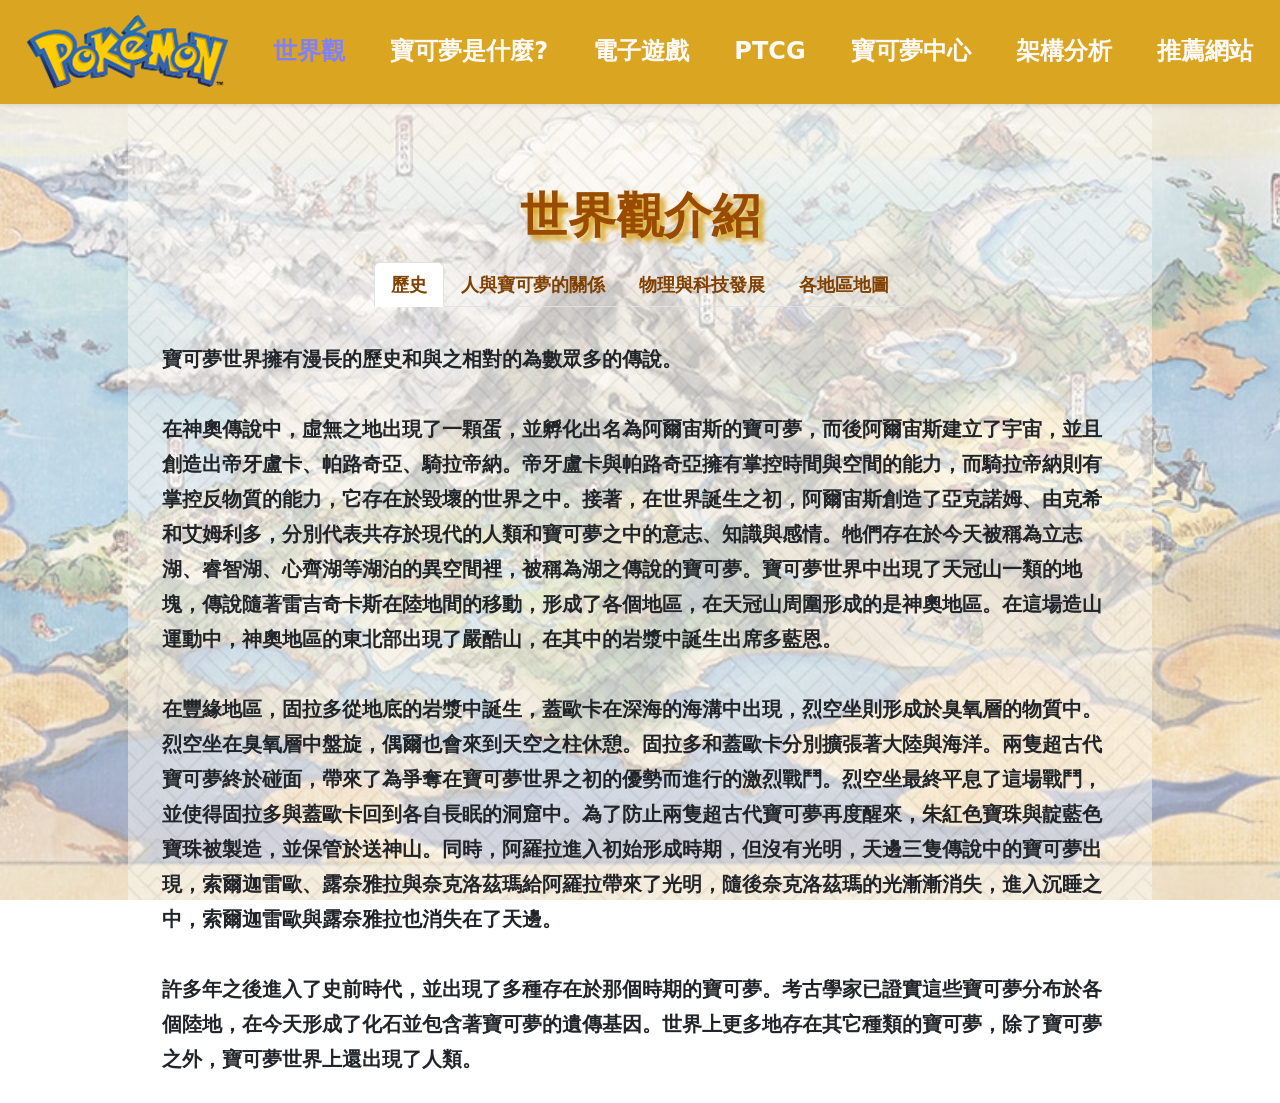
<file: projects/pokemon-course-site/world.html>
<html>
 <head>
    <meta charset="utf-8" />
    <title>寶可夢世界觀</title>
	<link rel="stylesheet" type="text/css" href="world.css">
	<link href="https://cdn.jsdelivr.net/npm/bootstrap@5.3.2/dist/css/bootstrap.min.css" rel="stylesheet" integrity="sha384-T3c6CoIi6uLrA9TneNEoa7RxnatzjcDSCmG1MXxSR1GAsXEV/Dwwykc2MPK8M2HN" crossorigin="anonymous">
    <script src="https://cdn.jsdelivr.net/npm/bootstrap@5.3.2/dist/js/bootstrap.bundle.min.js" integrity="sha384-C6RzsynM9kWDrMNeT87bh95OGNyZPhcTNXj1NW7RuBCsyN/o0jlpcV8Qyq46cDfL" crossorigin="anonymous"></script>
	<link rel="preconnect" href="https://fonts.googleapis.com">
    <link rel="preconnect" href="https://fonts.gstatic.com" crossorigin>
    <link href="https://fonts.googleapis.com/css2?family=DotGothic16&family=Kosugi+Maru&family=Zen+Kurenaido&display=swap" rel="stylesheet">
	
    </head>
 
 
    <header class="main-header">
        <div class="container">
            <nav>
                <ul class="flex-nav">
                    <li><a href="index.html"><img src="image/logo.png" alt="logo" title="logo" style="width:100%;" class="logo"></a></li>
                    <li><a href="world.html"><b><font color="#8080FF" class="now">世界觀</font></b></a></li>
                    <li><a href="what.html"><b>寶可夢是什麼?</b></a></li>
                    <li><a href="game.html"><b>電子遊戲</b></a></li>
                    <li><a href="ptcg.html"><b>PTCG</b></a></li>
                    <li><a href="center.html"><b>寶可夢中心</b></a></li>
                    <li><a href="information.html"><b>架構分析</b></a></li>
                    <li><a href="web.html"><b>推薦網站</b></a></li>
                </ul>
            </nav>
        </div>
    </header>
	<center>
<div class="text" >
  <font size="25px" class="shippori-antique-b1-regular"><b>世界觀介紹</font></center><b>
</div>
<div class="nav-tab">
<div class="container">
      <ul class="nav nav-tabs" id="myTab">
        <li class="nav-item"><a class="nav-link active" data-bs-toggle="tab" href="#tab1"><font size="4" color="#804000">歷史</font></a></li>
        <li class="nav-item"><a class="nav-link" data-bs-toggle="tab" href="#tab2"><font size="4" color="#804000">人與寶可夢的關係</font></a></li>
        <li class="nav-item"><a class="nav-link" data-bs-toggle="tab" href="#tab3"><font size="4" color="#804000">物理與科技發展</font></a></li>
		<li class="nav-item"><a class="nav-link" data-bs-toggle="tab" href="#tab4"><font size="4" color="#804000">各地區地圖</font></a></li>
      </ul>
      
	  <center-left>
      <div class="tab-content" id="myTabContent">
        <div class="tab-pane fade show active" id="tab1"><p><br>寶可夢世界擁有漫長的歷史和與之相對的為數眾多的傳說。<br><br>
在神奧傳說中，虛無之地出現了一顆蛋，並孵化出名為阿爾宙斯的寶可夢，而後阿爾宙斯建立了宇宙，並且創造出帝牙盧卡、帕路奇亞、騎拉帝納。帝牙盧卡與帕路奇亞擁有掌控時間與空間的能力，而騎拉帝納則有掌控反物質的能力，它存在於毀壞的世界之中。接著，在世界誕生之初，阿爾宙斯創造了亞克諾姆、由克希和艾姆利多，分別代表共存於現代的人類和寶可夢之中的意志、知識與感情。牠們存在於今天被稱為立志湖、睿智湖、心齊湖等湖泊的異空間裡，被稱為湖之傳說的寶可夢。寶可夢世界中出現了天冠山一類的地塊，傳說隨著雷吉奇卡斯在陸地間的移動，形成了各個地區，在天冠山周圍形成的是神奧地區。在這場造山運動中，神奧地區的東北部出現了嚴酷山，在其中的岩漿中誕生出席多藍恩。<br><br>
在豐緣地區，固拉多從地底的岩漿中誕生，蓋歐卡在深海的海溝中出現，烈空坐則形成於臭氧層的物質中。烈空坐在臭氧層中盤旋，偶爾也會來到天空之柱休憩。固拉多和蓋歐卡分別擴張著大陸與海洋。兩隻超古代寶可夢終於碰面，帶來了為爭奪在寶可夢世界之初的優勢而進行的激烈戰鬥。烈空坐最終平息了這場戰鬥，並使得固拉多與蓋歐卡回到各自長眠的洞窟中。為了防止兩隻超古代寶可夢再度醒來，朱紅色寶珠與靛藍色寶珠被製造，並保管於送神山。同時，阿羅拉進入初始形成時期，但沒有光明，天邊三隻傳說中的寶可夢出現，索爾迦雷歐、露奈雅拉與奈克洛茲瑪給阿羅拉帶來了光明，隨後奈克洛茲瑪的光漸漸消失，進入沉睡之中，索爾迦雷歐與露奈雅拉也消失在了天邊。<br><br>
許多年之後進入了史前時代，並出現了多種存在於那個時期的寶可夢。考古學家已證實這些寶可夢分布於各個陸地，在今天形成了化石並包含著寶可夢的遺傳基因。世界上更多地存在其它種類的寶可夢，除了寶可夢之外，寶可夢世界上還出現了人類。
</p></div>
        <div class="tab-pane fade" id="tab2"><p><br>在古代的神奧地區，人類與寶可夢還未生活在一起，寶可夢被認為是非常可怕的生物。但因主角的活躍和幫助，洗翠的人們逐漸和寶可夢消除誤解，相互理解和幫助，寶可夢對戰開始逐漸流行起來。<br><br>
在現代，寶可夢和人類一起生存，作為訓練家的人類會捕捉寶可夢，訓練寶可夢，和寶可夢一起對戰，培育寶可夢，或者把寶可夢作為寵物，亦或作為一門研究的學科，或利用寶可夢的能力完成各種工作。許多神奧傳說也說人類與寶可夢的關係非常親近，歷史上甚至有一段不分彼此的時期。<br><br>
廣義地說，寶可夢訓練本身就是基於兩個這樣的問題：訓練家和寶可夢應該有怎樣的關係，如何才能增進這種關係。因為有著不同的觀點，不同的訓練家也會有不同的訓練方式，專長於不同的領域。並沒有任何一種方式是正確的訓練方式，每一種方式都有其有利和不利的一面。<br><br>
然而，許多訓練方式最終其實都分屬兩類。第一類是專注於寶可夢的感受和幸福，建立強大的友誼；第二類是專注於寶可夢的力量和能力。訓練家經常會為這兩種觀點而爭執不休，例如小智和真司在培育寶可夢變強的觀念方面經常發生衝突。在寶可夢系列的價值觀裡，則突出地強調訓練家與寶可夢之間，友情才是最重要的，而只要有愛與關心，就能發揮出任何寶可夢的強大力量。<br><br>
寶可夢世界史顯然與現實世界不同，並側重於描寫人類與寶可夢相處的部分。在世界上並沒有主要的宗教，但許多信仰和神話都圍繞著傳說的寶可夢，所以也可以說，寶可夢是這個世界人類的主要信仰。而且，許多人類都對寶可夢表現出友好和尊重，世界各地也有與神話傳說相關的神殿。<br><br>
然而，也有許多人希望利用寶可夢滿足自己的野心。有些人希望獲得物質的收穫，而有些人則希望達成一些不被這個世界接受的理想。另外，至少在歷史上，寶可夢世界曾有過戰爭，並且分屬不同陣營的寶可夢也曾參與其中。其實人類與寶可夢上的差距，在於擁有能力的不同——人類擁有「智慧」讓人類有著與寶可夢不同的認知，寶可夢擁有著的「力量」讓寶可夢擁有控制各種屬性和使用招式的能力。<br><br>
</p></div>
        <div class="tab-pane fade" id="tab3"><p><br>雖然人類的生活依舊樸素自然，但寶可夢世界的科學技術比現實世界更要先進，科技的進步可以通過電腦等設備讓寶可夢存放在寶可夢寄放系統裡，把寶可夢通過全球終端發送到世界各地，將化石復原為寶可夢，將洛托姆導入手機等各種設備中實現智能化的科技，能夠傳送古代寶可夢或未來寶可夢的時光機，位於海中但是具有人工創造的各種地形的生態巨蛋，等等。能量轉換等科技成就和進化、可以記錄事件的花等奇特自然現象使得寶可夢世界和現實世界存有很大的不同。得文公司的一些研究員還在嘗試更加先進的科技想法，比如將寶可夢的夢境投影，和寶可夢直接交流，將人類變成寶可夢（正輝曾意外造成這樣的事件）等等。製造失重的機器和基本的交通方式比如自行車和卡車一同存在。<br><br>
寶可夢世界最為先進和常用的技術之一是精靈球，可以把寶可夢收納到口袋中的小球裡。在對戰中，如果對手野生寶可夢的體力減弱，訓練家就會扔出精靈球。如果精靈球擊中了寶可夢並且沒有被彈開，精靈球就會張開，把寶可夢收入其中，然後關閉。接著在精靈球搖晃的期間，如果寶可夢沒有掙脫精靈球，那麼就算捕捉成功。精靈球最早來源於球果而非人工製造，近代的精靈球需要人工擰開螺絲將寶可夢放出，但洗翠地區精靈球的機能和現代的精靈球十分接近。精靈球有各種各樣，分別用於不同的用途和場合，大師球可以萬無一失的捕捉寶可夢。<br><br>
儘管寶可夢世界有各種各樣的先進科技，但寶可夢訓練家更傾向於徒步旅行，尋找野生寶可夢，達成自己的夢想，可能是因為徒步比較容易遇到寶可夢，而乘坐交通工具會錯過很多野生寶可夢生活的地方，但也有可能是因為乘坐交通工具能馬上到達目的地所以沒有意思。因此通常訓練家都只會選擇僅能徒步穿越的道路旅行，很少會走在汽車行駛的公路上，也很少有訓練家駕車或長時間乘車。<br><br>
通常訓練家們為了更便捷的旅行，會穿著跑步鞋，部分地區的訓練家還會穿著溜冰鞋以獲得更快和機動的移動，而有些訓練家會去拜訪自行車店，購買自行車來代替徒步，雖然也有騎乘摩托車的訓練家，但是大部分的少年訓練家都沒有到達駕駛摩托車和汽車的年齡。<br><br>
除汽車外還有飛機、熱氣球或飛行船，但一樣只被用作大宗運輸或豪華享受的工具，鮮少見到訓練家乘坐這些交通工具旅行。地區之間最常見的交通方式是渡船，許多地區都有自己的航線和港口，也有些地區興建了鐵路，如城都地區和關都地區的磁浮列車以及合眾地區的對戰地下鐵。人類可以利用寶可夢來飛翔和衝浪，而寶可夢世界亦存在著潛水艇等交通工具。<br><br>
動畫和漫畫中，寶可夢世界的物理規律有時會與遊戲發生衝突，比如不尋常的體力和能力，躲過致命的攻擊，或者能突破屬性相剋的原理等。
</p></div>
        <div class="tab-pane fade" id="tab4">
  <div class="container">
    <div class="responsive-table">
      <div class="zones">
        <img src="image/zone1.png" alt="關都地區">
        <div class="imtext"><h5><b>關都地區</b></h5></div>
      </div>
      <div class="zones">
        <img src="image/zone2.png" alt="七之島">
        <div class="imtext"><h5><b>七之島</b></h5></div>
      </div>
      <div class="zones">
        <img src="image/zone3.jpg" alt="城都地區">
        <div class="imtext"><h5><b>城都地區</b></h5></div>
      </div>
      <div class="zones">
        <img src="image/zone4.png" alt="豐緣地區">
        <div class="imtext"><h5><b>豐緣地區</b></h5></div>
      </div>
      <div class="zones">
        <img src="image/zone5.png" alt="神奧地區">
        <div class="imtext"><h5><b>神奧地區</b></h5></div>
      </div>
      <div class="zones">
        <img src="image/zone6.png" alt="洗翠地區">
        <div class="imtext"><h5><b>洗翠地區</b></h5></div>
      </div>
      <div class="zones">
        <img src="image/zone7.png" alt="合眾地區">
        <div class="imtext"><h5><b>合眾地區</b></h5></div>
      </div>
      <div class="zones">
        <img src="image/zone8.png" alt="卡洛斯地區">
        <div class="imtext"><h5><b>卡洛斯地區</b></h5></div>
      </div>
      <div class="zones">
        <img src="image/zone9.png" alt="阿羅拉地區">
        <div class="imtext"><h5><b>阿羅拉地區</b></h5></div>
      </div>
      <div class="zones">
        <img src="image/zone10.png" alt="伽勒爾地區">
        <div class="imtext"><h5><b>伽勒爾地區</b></h5></div>
      </div>
      <div class="zones">
        <img src="image/zone11.png" alt="鎧島">
        <div class="imtext"><h5><b>鎧島</b></h5></div>
      </div>
      <div class="zones">
        <img src="image/zone12.png" alt="王冠雪原">
        <div class="imtext"><h5><b>王冠雪原</b></h5></div>
      </div>
      <div class="zones">
        <img src="image/zone13.png" alt="帕底亞地區">
        <div class="imtext"><h5><b>帕底亞地區</b></h5></div>
      </div>
    </div>
  </div>
</div>


	  </center-left>
    </div>
</div>
</body>
</html>
</file>
<file: projects/pokemon-course-site/index.css>
.shippori-antique-b1-regular {
			font-family: "Shippori Antique B1", serif;
			font-weight: 400;
			font-style: normal;
			color:RoyalBlue;
			text-shadow: Silver 10px 10px 10px;
			}


		
		body {
            margin: 0;
            font-family: Arial, sans-serif;
            background: none;
            position: relative;
        }

        body::before {
            content: "";
            position: fixed;
            top: 0;
            left: 0;
            width: 100%;
            height: 100%;
            background-image: url("image/background1.jpg");
            background-size: cover;
            background-position: center;
            opacity: 0.5;
            z-index: -1;
        }

        .main-header .container {
            max-width: 100%;
            margin: 0;
        }

        .main-header .logo {
            width: 100px;
        }

        nav {
            background-color: #FF0000;
            width: 100%;
            margin-bottom: 10px;
        }

        nav > ul {
            list-style: none;
            margin: 0;
            padding: 0;
            text-align: center;
            color: Snow;
        }

        nav a {
            color: inherit;
            font-size: 1.6rem;
            text-decoration: none;
            display: inline-block;
            padding: 10px 10px;
        }

        nav a:hover {
            text-shadow: 0 0 0.2em DarkOrange, 0 0 0.2em DarkOrange;
            color: Khaki;
        }

        .flex-nav {
            text-align: center;
        }

        .flex-nav > li {
            display: inline-block;
            margin-right: auto;
        }

        p {
            line-height: 60px;
			
        }

        em {
            text-shadow: #FF9999 10px 10px 10px;
            color: #990000;
        }

        .carousel {
            margin: 20px auto;
            max-width: 90%;
            border: 5px solid #ccc;
            border-radius: 5px;
            box-shadow: 0 10px 10px rgba(0, 0, 0, 0.2);
        }

        .carousel-inner {
            height: 416px;
        }

        .carousel-inner img {
            width: 100%;
            height: 416px;
            object-fit: cover;
            object-position: center;
        }

        iframe {
            border: 5px solid #ccc;
            border-radius: 5px;
            box-shadow: 0 20px 10px rgba(0, 0, 0, 0.2);
            max-width: 100%;
        }

        h4 {
            padding: 50px;
			text-shadow:Silver 10px 10px 10px;
        }
		
	nav, .footer {
    width: 100%; 
    left: 0;     
}
	.footer{
		width:full;
		color:#FF0000;
	}
	.footer > nav>center{
		color:white;
		font-size:20px;
		text-shadow:0 10px 10px rgba(0, 0, 0, 0.2);
	}
	.icon{
		width: 50px;
        height: 50px;
        margin-right: 5px;
		margin-left: 5px;
	    box-shadow:0 10px 10px rgba(0, 0, 0, 0.2);
		border-radius: 10px;
		border:10px;
		border-color:white;
	}

        @media (max-width: 768px) {
            nav a {
                font-size: 1.2rem;
                padding: 10px 15px;
            }

            .carousel-control-prev,
            .carousel-control-next {
                width: 10%;
            }

            .carousel-inner {
                height: 150px;
            }
        }
		@media (max-width: 380px) {
            nav a {
                font-size: 1.2rem;
                padding: 10px 15px;
            }

            .carousel-control-prev,
            .carousel-control-next {
                width: 10%;
            }

            .carousel-inner {
                height: 50px;
            }
        }
</file>
<file: projects/pokemon-course-site/center.css>
.shippori-antique-b1-regular {
    font-family: "Shippori Antique B1", serif;
    font-weight: 400;
    font-style: normal;
    color:#960;
	text-shadow:Gold 0.1em 0.1em 0.1em;
}

body {
    margin: 0;
    font-family: Arial, sans-serif;
    background: none;
    position: relative;
}

body::before {
    content: "";
    position: fixed;
    top: 0;
    left: 0;
    width: 100%;
    height: 100%;
    background-image: url("image/centerbg.jpg");
    background-size: cover;
    background-position: center;
    opacity: 0.5;
    z-index: -3;
}
body::after {
    content: "";
    position: fixed;
    top: 0;
    left:10%;
    width: 80%;
    height: 100%;
    background-image: url("image/white2.jpg");
    background-size: cover;
    background-position: center;
    opacity: 0.5;
    z-index: -2;
}

.main-header .container {
    max-width: 100%;
    margin: auto;
	height:20%;
}

.main-header .logo {
    width: 100px;
}

nav {
    background-color:#FC3;
    width: 100%;
    margin: 0; 
    padding: 0;
    position: fixed; 
    top: 0; 
    left: 0; 
    z-index: 100; 
    box-shadow: 0 2px 5px rgba(0, 0, 0, 0.1); 
}

nav > ul {
    list-style: none;
    margin: 0;
    padding: 0; 
    text-align: center;
    color: White;
}

nav a {
    color: inherit;
    font-size: 1.5rem;
    text-decoration: none;
    display: inline-block;
    padding: 15px 20px; 
    margin: 0; 
}

nav a:hover {
    text-shadow: 0 0 0.2em #F0F8FF, 0 0 0.2em #F0F8FF;
    color: DodgerBlue;
}
.flex-nav > li {
    display: inline-block;
    margin-right: auto;
	
}
.image-container {
      position: relative;
      display: inline-block;
      text-align: center;
    }

.GIF-Image {
      border-radius: 8px;
      box-shadow: 0 10px 10px rgba(0, 0, 0, 0.2),0 10px 10px rgba(0, 0, 0, 0.2);
    }

.overlay-text {
      position: absolute;
      top: 50%; 
      left: 50%; 
      transform: translate(-50%, -500%); 
      font-family: "Shippori Antique B1", serif;
      font-size: 1.5rem;
      color:dimGray;
      text-shadow: 0.1em 0.1em 0.1em Silver;
      font-weight: bold;
      pointer-events: none; 
    }
	
p{
	font-size:20px;
	margin-right:135px;
	line-height: 35px;
	margin-left:140px;
	text-shadow:Silver 10px 10px 10px;
}
.tit{
	font-size:25px;
	margin-right:130px;
	line-height: 35px;
	margin-left:140px;
	color:#c96;
	text-shadow:0.1em 0.1em 0.2em Gold;
}
.nav-tab {
      margin-left: 100px;
    }

 .nav-tabs .nav-link {
  font-size: 18px !important;
  padding: 10px 38px; 
  border-radius: 30px; 
  background-color: #e6e6e6 !important;
  color: #000 !important;
  text-align: center;
  text-decoration: none;
  border: none;
  transition: background-color 0.3s, color 0.3s;
}

.nav-tabs .nav-link.active {
  background-color: Goldenrod!important;
  color: #fff !important;
  font-weight: bold;
}

.nav-tabs .nav-link:hover {
  background-color: #cccccc !important;
  color: #000 !important;
}

.card {
  background-color:#ffffff;
  border-radius:3px;
  border: 1px solid #a1a1a1;
  padding:10px;
}

.card .pic img {
  width: 100%;
}

.card .card-header{
  border-bottom:none;
  background-color:transparent;
}

.card .title {
  color:#444444;
}

.card .text {
  color:#444444;
}

.card-footer{
  border-top:none !important;
  background-color:transparent !important;
}
 
 .button{
  width:100px;
  height:2.5em;
  color:#FFFFFF;
  background-color:#000000;
  text-decoration: none;
  padding: 5px 5px;
  margin:10px 0;
  text-align:center;
  box-shadow: 0 10px 10px rgba(0, 0, 0, 0.2);
  border-radius: 30px; 
  font-weight:bold;
 }
 
.map{
          width: 1010px;
          margin: 10px auto;
          border:solid 1px gray;
    
        }
        .content{
          width: 500px;
          float:right; 
          padding: 10px;
        }
        .content iframe{
		  margin-right:120px;
        }
        .content2{
          float: left;  
          width: 500px;
          padding: 0px 0px 0px 0px;
        }
		.content2>h4{
		margin-left:140px;
		}
 .carousel {
            width: 80%;
            max-width: 600px;
			max-height: 400px;
            overflow: hidden;
            position: relative;
            border-radius: 10px;
            box-shadow: 0 4px 10px rgba(0, 0, 0, 0.2);
			z-index: 10;
			margin: 50px auto;
        }
        .carousel-track {
            display: flex;
            transition: transform 0.5s ease-in-out;
        }
        .carousel-slide {
            min-width: 100%;
            box-sizing: border-box;
        }
        .carousel-slide img {
            width: 100%;
            display: block;
        }
        .carousel-nav {
            position: absolute;
            top: 50%;
            width: 100%;
            display: flex;
            justify-content: space-between;
            transform: translateY(-50%);
        }
        .carousel-button {
            background-color: rgba(0, 0, 0, 0.5);
            border: none;
            color: white;
            font-size: 1.5em;
            cursor: pointer;
            padding: 10px;
            border-radius: 50%;
        }
        .carousel-button:disabled {
            background-color: rgba(0, 0, 0, 0.2);
            cursor: not-allowed;
        }
	    .thumbnails {
            display: flex;
            justify-content: center;
            margin-top: 10px;
        }
        .thumbnail {
            margin: 0 5px;
            cursor: pointer;
            border: 2px solid transparent;
        }
        .thumbnail img {
            width: 80px;
            height: 50px;
            object-fit: cover;
            border-radius: 5px;
        }
        .thumbnail.active {
            border-color: #FFF;
			border-radius: 10px;
			box-shadow: 0 4px 10px rgba(0, 0, 0, 0.2);
        }
</file>
<file: projects/pokemon-course-site/game.css>
.shippori-antique-b1-regular {
    font-family: "Shippori Antique B1", serif;
    font-weight: 400;
    font-style: normal;
    color:#FFF;
	font-size:45px;
}

body {
  margin: 0;
  font-family: Arial, sans-serif;
  overflow-x: hidden;
}

.main-header {
  position: fixed;
  width: 100%;
  z-index: 10;
  background: #FFB266;
  box-shadow: 0 2px 5px rgba(0, 0, 0, 0.1);
}

.flex-nav > li {
  display: inline-block;
}

.background-section {
  height: 100vh; 
  display: flex;
  align-items: center;
  justify-content: center;
  text-align: center;
  color: black;
}

.first-section {
  position: relative; 
  background-image: url("image/pika.gif");
  background-size: cover;
  background-position: center;
  background-attachment: scroll;
  height: 100vh;
  overflow: hidden; 
}


.second-section {
  background-color:#FFE0C0;
  height: 50vh;
  display: flex;
  align-items: center;
  justify-content: center;
  text-align: center;
  z-index: 1; 

}

.third-section {
  background-image: url("image/obbg.jpg");
  height: 50vh;
  display: flex;
  align-items: center;
  justify-content: center;
  text-align: center;
  z-index: 1; 

}

.fourth-section {
  background-color:#FFFFE5	;
  height: 80vh;
  display: flex;
  align-items: center;
  justify-content: center;
  text-align: center;
  z-index: 1; 

}

.fifth-section {
  background-color:#400000;
  height: 80vh;
  display: flex;
  align-items: center;
  justify-content: center;
  text-align: center;
  z-index: 1; 

}



.content5 {
  z-index: 2; 
  text-shadow: 0 0 10px rgba(0, 0, 0, 0.8);
}



.main-header .container {
    max-width: 100%;
    margin: auto;
	height:20%;
}

.main-header .logo {
    width: 100px;
}

nav {
    background-color:#FFB266;
    width: 100%;
    margin: 0; 
    padding: 0;
    position: fixed; 
    top: 0; 
    left: 0; 
    z-index: 10; 
    box-shadow: 0 2px 5px rgba(0, 0, 0, 0.1); 
}

nav > ul {
    list-style: none;
    margin: 0;
    padding: 0; 
    text-align: center;
    color: Snow;
}

nav a {
    color: inherit;
    font-size: 1.5rem;
    text-decoration: none;
    display: inline-block;
    padding: 15px 20px; 
    margin: 0; 
}

nav a:hover {
    text-shadow: 0 0 0.2em #F0F8FF, 0 0 0.2em #F0F8FF;
    color:#CC6600;
}
.flex-nav > li {
    display: inline-block;
    margin-right: auto;	
}

p{
	
	font-size:20px;
	line-height: 35px;
	margin-left:180px;
	text-shadow:#C0C0C0 0.1em 0.1em 0.1em;
	margin-right:180px;
}


.card {
  opacity:0.95;
  background: #F0FFFF;
  border-radius: 3px;
  border: 1px solid #FFF;
  padding: 20px;
  box-shadow: 0 10px 10px #FFB266;
  display: flex;
  position: fixed;
  top: 50%;
  left: 50%;
  transform: translate(-50%, -50%);
  z-index: -2;
  width: 95vw; 
  max-width: 100%; 
  text-align: center; 
  margin-top:300px;
}

.card-body {
  display: flex;
  flex-direction: column; 
  align-items: center;
  justify-content: center; 
}

.card .title {
  color: #C06000;
  text-shadow: 0 5px 10px #FFC080;
  margin-bottom: 20px; /
}

.card .text {
  color: #444444;
  margin: 0; 
  line-height: 40px;
}

.card-footer {
  border-top: none !important;
  background-color: transparent !important;
}


.card-container3 {
  display: flex;
  flex-direction: column;
  gap: 20px; 
  padding: 20px;
}

.card-item3 {
  display: flex;
  justify-content: space-between;
  align-items: center;
  background: AntiqueWhite ;
  border: 2px solid #CC6600	;
  border-radius: 8px;
  box-shadow: 0 10px 10px #CC6600;
  padding: 15px;
  
}

.card-content3 {
  flex: 1;
}

.card-content3 .date {
  color: #CC6600;
  font-size: 18px;
  margin-bottom:10px;
  font-weight: bold;
  text-shadow: 0 5px 10px #FFF;
}

.card-content3 .description {
  font-size:18px;
	line-height: 35px;
	margin-left:100px;
	text-shadow:#C0C0C0 0.1em 0.1em 0.1em;}

.card-image3 {
  flex-shrink: 0;
  z-index: 8; 
}

.card-image3 img {
  max-width: 150px; 
  height: auto;
  border-radius: 8px; 
  max-height: 200px;
}

.image-container {
  display: flex;
  flex-wrap: wrap;
  justify-content: center; 
  gap: 10px;
}

.image-container img {
  max-width: 260px; 
  margin-right: 60px; 
  margin-top: 30px;
  object-fit: cover; 
  transition: transform 0.3s ease, box-shadow 0.3s ease; 
}

.image-container img:hover {
  transform: scale(1.1); 
  cursor: pointer; 
}
</file>
<file: projects/pokemon-course-site/information.css>
.shippori-antique-b1-regular {
    font-family: "Shippori Antique B1", serif;
    font-weight: 400;
    font-style: normal;
    color:#009;
	text-shadow: #39F 0.1em 0.1em 0.1em;
}

body {
    margin: 0;
    font-family: Arial, sans-serif;
    background: none;
    position: relative;
}

body::before {
    content: "";
    position: fixed;
    top: 0;
    left: 0;
    width: 100%;
    height: 100%;
    background-image: url("image/infbg.gif");
    background-size: cover;
    background-position: center;
    opacity: 0.5;
    z-index: -3;
}
body::after {
    content: "";
    position: fixed;
    top: 0;
    left:10%;
    width: 80%;
    height: 100%;
    background-image: url("image/white2.jpg");
    background-size: cover;
    background-position: center;
    opacity: 0.2;
    z-index: -2;
}

.main-header .container {
    max-width: 100%;
    margin: auto;
	height:20%;
}

.main-header .logo {
    width: 100px;
}

nav {
    background-color:#40A0FF;
    width: 100%;
    margin: 0; 
    padding: 0;
    position: fixed; 
    top: 0; 
    left: 0; 
    z-index: 10; 
    box-shadow: 0 2px 5px rgba(0, 0, 0, 0.1); 
}

nav > ul {
    list-style: none;
    margin: 0;
    padding: 0; 
    text-align: center;
    color: Snow;
}

nav a {
    color: inherit;
    font-size: 1.5rem;
    text-decoration: none;
    display: inline-block;
    padding: 15px 20px; 
    margin: 0; 
}

nav a:hover {
    text-shadow: 0 0 0.2em #F0F8FF, 0 0 0.2em #F0F8FF;
    color: #333333;
}
.flex-nav > li {
    display: inline-block;
    margin-right: auto;	
}

.accordion{
	width: 90%;
	margin-LEFT: 55PX;
	margin-bottom: 55PX;
}

.accordion-button{
	font-size:25px;
	color:#FFF;
	text-shadow:0.1em 0.1em 0.2em #B2B2FF;
	font-weight:bold;
}
.accordion-item{
	opacity: 0.8;
	background-color:transparent;
	
}


@media (max-width: 768px) {
    body {
        background-size: cover;
    }
    
    nav a {
        font-size: 1.5rem; 
        padding: 10px 15px; 
    }

    .accordion {
        width: 100%; 
        margin: 20px auto; 
    }

    .accordion-button {
        font-size: 20px; 
    }

    .main-header .logo {
        width: 80px;
    }
}
</file>
<file: projects/pokemon-course-site/ptcg.css>
.shippori-antique-b1-regular {
    font-family: "Shippori Antique B1", serif;
    font-weight: 400;
    font-style: normal;
    color:#008080;
	text-shadow:#99CCCC 0.1em 0.1em 0.1em;
	font-size:45px;
}

body {
    margin: 0;
    font-family: Arial, sans-serif;
    background: none;
    position: relative;
}

body::before {
    content: "";
    position: fixed;
    top: 0;
    left: 0;
    width: 100%;
    height: 100%;
    background-image: url("image/ptcgbg.jpg");
    background-size: cover;
    background-position: center;
    opacity: 0.5;
    z-index: -3;
}

.main-header .container {
    max-width: 100%;
    margin: auto;
	height:20%;
}

.main-header .logo {
    width: 100px;
}

nav {
    background-color:#00C0C0;
    width: 100%;
    margin: 0; 
    padding: 0;
    position: fixed; 
    top: 0; 
    left: 0; 
    z-index: 10; 
    box-shadow: 0 2px 5px rgba(0, 0, 0, 0.1); 
}

nav > ul {
    list-style: none;
    margin: 0;
    padding: 0; 
    text-align: center;
    color: Snow;
}

nav a {
    color: inherit;
    font-size: 1.5rem;
    text-decoration: none;
    display: inline-block;
    padding: 15px 20px; 
    margin: 0; 
}

nav a:hover {
    text-shadow: 0 0 0.2em #F0F8FF, 0 0 0.2em #F0F8FF;
    color: #008000;
}
.flex-nav > li {
    display: inline-block;
    margin-right: auto;	
}

p{
	
	font-size:20px;
	line-height: 35px;
	margin-left:180px;
	text-shadow:#C0C0C0 0.1em 0.1em 0.1em;
	margin-right:180px;
}

.card {
  background:#F0FFFF; 
  opacity:0.9 !important;
  border-radius:3px;
  border: 2px solid #99CCCC;
  padding:10px;
  margin:auto;
  box-shadow: 0 10px 10px rgba(0, 0, 0, 0.2);
  display: flex;
  margin-bottom:20px;
}

.card .card-header {
  border-bottom:none;
  background-color:transparent;
}

.card .title {
  color:#006666;
  text-shadow:0 5px 10px #80C0C0;
}

.card .text {
  color:#444444;
  margin:auto;
  line-height: 40px;
}

.card-footer {
  border-top:none !important;
  background-color:transparent !important;
}

.carousel-container {
  overflow: hidden;
  width: 500px;
  height: 300px;
  position: relative;
}

.carousel {
  display: flex;
  transition: transform 0.5s ease-in-out;
}

.carousel img {
  flex-shrink: 0;
  width: 500px;
  height: 300px;
  z-index:5;
}

.button {
  width:200px;
  height:2.5em;
  color:#FFFFFF;
  background-color:#009999;
  text-decoration: none;
  padding: 5px 5px;
  margin:10px 0;
  text-align:center;
  box-shadow: 0 10px 10px rgba(0, 0, 0, 0.2);
  border-radius: 30px; 
  font-weight:bold;
  border: 2px solid Turquoise;
}

.card1 {
  width: 400px;
  height: 558px;
  margin: auto;
  border: 1px solid #FFF;
  position: relative;
  perspective: 150rem;
  border-radius: 2px;
  margin-bottom: 10px; 
}

.font, .back {
  width: 100%;
  height: 100%;
  position: absolute;
  font-size: 3rem;
  color: #fff;
  box-sizing: border-box;
  transition: all 0.5s;
  backface-visibility: hidden;
}

.font {
  background-image: url("image/ptcgpb.jpg");
  background-size: cover;
  background-position: center;
}

.back {
  background-image: url("image/ptcgp1.jpg");
  background-size: cover;
  background-position: center;
  transform: rotateY(-180deg);
}

.card1:hover .font {
  transform: rotateY(180deg);
}

.card1:hover .back {
  transform: rotateY(0);
}

.card-description {
  text-align: center;
  margin-top: 5px;
  font-size: 14px;
  color: #000;
}
.pot>li{
	
	font-size:20px;
	line-height: 35px;
	margin-left:200px;
	text-shadow:#C0C0C0 0.1em 0.1em 0.1em;
	margin-right:200px;
}

iframe {
            border: 5px solid #ccc;
            border-radius: 5px;
            box-shadow: 0 20px 10px rgba(0, 0, 0, 0.2);
            max-width: 100%;
        }
</file>
<file: projects/pokemon-course-site/web.css>
.shippori-antique-b1-regular {
    font-family: "Shippori Antique B1", serif;
    font-weight: 400;
    font-style: normal;
    color:#4C4C4C;
	text-shadow: #808080 0.1em 0.1em 0.1em;
}

body {
    margin: 0;
    font-family: Arial, sans-serif;
    background: none;
    position: relative;
}

body::before {
    content: "";
    position: fixed;
    top: 0;
    left: 0;
    width: 100%;
    height: 100%;
    background-image: url("image/webbg.jpg");
    background-size: cover;
    background-position: center;
    opacity: 0.5;
    z-index: -3;
}
body::after {
    content: "";
    position: fixed;
    top: 0;
    left:10%;
    width: 80%;
    height: 100%;
    background-image: url("image/white2.jpg");
    background-size: cover;
    background-position: center;
    opacity: 0.2;
    z-index: -2;
}

.main-header .container {
    max-width: 100%;
    margin: auto;
	height:20%;
}

.main-header .logo {
    width: 100px;
}

nav {
    background-color:#808080;
    width: 100%;
    margin: 0; 
    padding: 0;
    position: fixed; 
    top: 0; 
    left: 0; 
    z-index: 10; 
    box-shadow: 0 2px 5px rgba(0, 0, 0, 0.1); 
}

nav > ul {
    list-style: none;
    margin: 0;
    padding: 0; 
    text-align: center;
    color: Snow;
}

nav a {
    color: inherit;
    font-size: 1.5rem;
    text-decoration: none;
    display: inline-block;
    padding: 15px 20px; 
    margin: 0; 
}

nav a:hover {
    text-shadow: 0 0 0.2em #F0F8FF, 0 0 0.2em #F0F8FF;
    color: #333333;
}
.flex-nav > li {
    display: inline-block;
    margin-right: auto;
	
}

.nav-tab {
    margin-left: 80px;
  }
  .nav-pills {
  flex-wrap: wrap; 
}
  .nav-pills .nav-link {
    text-align: left; 
	text-shadow: #FFF 0.1em 0.1em 0.1em;
	color: #fff;
  }
  .nav-pills .nav-link.active {
	  background-color: #E5E5CC	!important;
  }
  .nav-pills .nav-link:hover {
  background-color: #cccccc;
  }
  .tab-content {
    margin-right: 90px; 
	font-weight: bold;
	font-size:18px;
	line-height: 35px;
  }
  input{
	  background-color:#FFF;
	  border-radius: 30px; 
  }
 p{
	 line-height: 35px;
 }

.web {
    position: relative;
    width: 100%;
    height: 50%;
    padding-bottom: 66.25%;
	transition: all 0.3s ease-in-out; 
	margin-bottom: 10px;
} 

.web iframe {
    position: absolute;
    top: 0;
    left: 0;
    width: 100%;
    height: 100%;
}
</file>
<file: projects/pokemon-course-site/what.css>
.shippori-antique-b1-regular {
    font-family: "Shippori Antique B1", serif;
    font-weight: 400;
    font-style: normal;
    color:SlateBlue;
	text-shadow: #A0A0FF 0.1em 0.1em 0.1em;
}

body {
    margin: 0;
    font-family: Arial, sans-serif;
    background: none;
    position: relative;
}

body::before {
    content: "";
    position: fixed;
    top: 0;
    left: 0;
    width: 100%;
    height: 100%;
    background-image: url("image/pkgb.jpg");
    background-size: cover;
    background-position: center;
    opacity: 0.5;
    z-index: -3;
}
body::after {
    content: "";
    position: fixed;
    top: 0;
    left:10%;
    width: 80%;
    height: 100%;
    background-image: url("image/white2.jpg");
    background-size: cover;
    background-position: center;
    opacity: 0.5;
    z-index: -2;
}

.main-header .container {
    max-width: 100%;
    margin: auto;
	height:20%;
}

.main-header .logo {
    width: 100px;
}

nav {
    background-color: #A0A0FF;
    width: 100%;
    margin: 0; 
    padding: 0;
    position: fixed; 
    top: 0; 
    left: 0; 
    z-index: 100; 
    box-shadow: 0 2px 5px rgba(0, 0, 0, 0.1); 
}

nav > ul {
    list-style: none;
    margin: 0;
    padding: 0; 
    text-align: center;
    color: Snow;
}

nav a {
    color: inherit;
    font-size: 1.5rem;
    text-decoration: none;
    display: inline-block;
    padding: 15px 20px; 
    margin: 0; 
}

nav a:hover {
    text-shadow: 0 0 0.2em #F0F8FF, 0 0 0.2em #F0F8FF;
    color: SlateBlue;
}
.flex-nav > li {
    display: inline-block;
    margin-right: auto;
	
}

p{
	font-size:20px;
	margin-right:135px;
	line-height: 35px;
	margin-left:140px;
}
h4{
	font-size:20px;
	margin-right:130px;
	line-height: 35px;
	margin-left:140px;
	color:SlateBlue;
}
.tit{
	font-size:25px;
	margin-right:130px;
	line-height: 35px;
	margin-left:140px;
	color:SlateBlue;
	text-shadow:0.1em 0.1em 0.2em #B2B2FF;
	
}

.container {
    display: flex;
    justify-content: center;
    margin: 0 auto;
    padding: 10px;
}

.responsive-table {
    display: flex;
    flex-wrap: nowrap; 
    justify-content: center;
    gap: 5px; 
}

.pokemon {
    display: flex;
    flex-direction: column; 
    align-items: center; 
    text-align: center; 
}

.pokemon img {
    width: 90%; 
    height: 90%; 
    object-fit: cover; 
}

.potext p {
    margin: 0;
    font-size: 20px; 
    color: #FFF; 
}
.evolution {
    display: flex;
    align-items: center;
    justify-content: center;
    text-align: center;
}

.evolution p {
    font-size: 20px;
    color: DarkSlateBlue;
    margin: 0; 
	text-shadow: #A0A0FF 0.1em 0.1em 0.1em;
	
}


.table-attact {
    display: block;
    margin: 0 auto;
    border-radius: 8px;
    width: 90%;
    max-width: 800px;
    height: auto;
    cursor: pointer; 
}


.modal {
    display: none; 
    position: fixed;
    z-index: 1000;
    left: 0;
    top: 0;
    width: 100%;
    height: 100%;
    overflow: auto;
    background-color: rgba(0, 0, 0, 0.9); 
	align-items: center;
	justify-content: center; 
}


.close {
    position: absolute;
    top: 15px;
    right: 35px;
    color: #fff;
    font-size: 40px;
    font-weight: bold;
    cursor: pointer;
}


.modal-content {
    display: block;
    margin:auto;
    max-width: 90%; 
    max-height: 100%; 
    border-radius: 8px;
}

.pktb {
    list-style-position: inside; 
    padding: 0; 
	
}

.pktb li {
    list-style-type: disc;
    display: flex; 
    flex-direction: column;
	align-items: center; 
    margin-bottom: 20px; 
	text-shadow:0.1em 0.1em 0.2em Silver;
}

.pktb li h4 {
    margin: 0;
    color: Indigo ;	
	text-shadow:0.1em 0.1em 0.2em #B2B2FF;
}

.pktb img {
    margin-top: 10px; 
    max-width: 100%;
    height: auto; 
}
</file>
<file: projects/pokemon-course-site/world.css>
.shippori-antique-b1-regular {
    font-family: "Shippori Antique B1", serif;
    font-weight: 400;
    font-style: normal;
    color:#994C00;
	text-shadow: Goldenrod 0.1em 0.1em 0.1em;
}

body {
    margin: 0;
    font-family: Arial, sans-serif;
    background: none;
    position: relative;
}

body::before {
    content: "";
    position: fixed;
    top: 0;
    left: 0;
    width: 100%;
    height: 100%;
    background-image: url("image/background2.jpg");
    background-size: cover;
    background-position: center;
    opacity: 0.5;
    z-index: -3;
}
body::after {
    content: "";
    position: fixed;
    top: 0;
    left:10%;
    width: 80%;
    height: 100%;
    background-image: url("image/whitebg.jpg");
    background-size: cover;
    background-position: center;
    opacity: 0.5;
    z-index: -2;
}

.main-header .container {
    max-width: 100%;
    margin: auto;
	height:20%;
}

.main-header .logo {
    width: 100px;
}

nav {
    background-color: #DAA520;
    width: 100%;
    margin: 0; 
    padding: 0;
    position: fixed; 
    top: 0; 
    left: 0; 
    z-index: 100; 
    box-shadow: 0 2px 5px rgba(0, 0, 0, 0.1); 
}

nav > ul {
    list-style: none;
    margin: 0;
    padding: 0; 
    text-align: center;
    color: Snow;
}

nav a {
    color: inherit;
    font-size: 1.5rem;
    text-decoration: none;
    display: inline-block;
    padding: 15px 20px; 
    margin: 0; 
}

nav a:hover {
    text-shadow: 0 0 0.2em #F0F8FF, 0 0 0.2em #F0F8FF;
    color: #663300;
}
.flex-nav > li {
    display: inline-block;
    margin-right: auto;
	
}

p{
	font-size:20px;
	margin-right:90px;
	line-height: 35px;
	margin-left:80px;
}


.container {
    display: flex;
    flex-wrap: wrap;
    justify-content: center;
    margin: 0 auto;
    padding: 10px;
}

.responsive-table {
    display: flex;
    flex-wrap: wrap;
    justify-content: center;
    gap: 10px; 
}

.zones {
    position: relative;
    text-align: center;
    max-width: 100%;
    width: 325px; 
}

.zones img {
    width: 325px;
    height: 245px;
    object-fit: cover;
    border-radius: 8px;
}

.imtext {
    position: absolute;
    top: 50%;
    left: 50%;
    transform: translate(-50%, -50%);
    z-index: 1;
    opacity: 0;
    color: Snow;
    font-size: 1.5rem;
    text-align: center;
    transition: opacity 0.3s ease;
    text-shadow: Black 0.1em 0.1em 0.1em;
}

.zones:hover img {
    opacity: 0.5;
}

.zones:hover .imtext {
    opacity: 1;
}


@media (max-width: 820px) {
	nav a {
        font-size: 1.2rem;
        padding: 10px 15px;
    }
    table {
        display: flex;
        flex-wrap: wrap; 
        justify-content: center; 
    }

    td {
        flex: 0 0 50%; 
        box-sizing: border-box; 
        padding: 10px; 
        text-align: center;
    }

    img {
        width: 100%; 
        height: auto;
    }

    .imtext h5 {
        font-size: 1rem; 
    }
	body::after {
    left:7.5%;
    width: 85%;}

}


@media (max-width: 380px) {
    .zones {
        flex: 0 0 50%; 
    }

    .imtext h5 {
        font-size: 0.9rem; 
		flex: 0 0 50%;
    }
}
</file>
